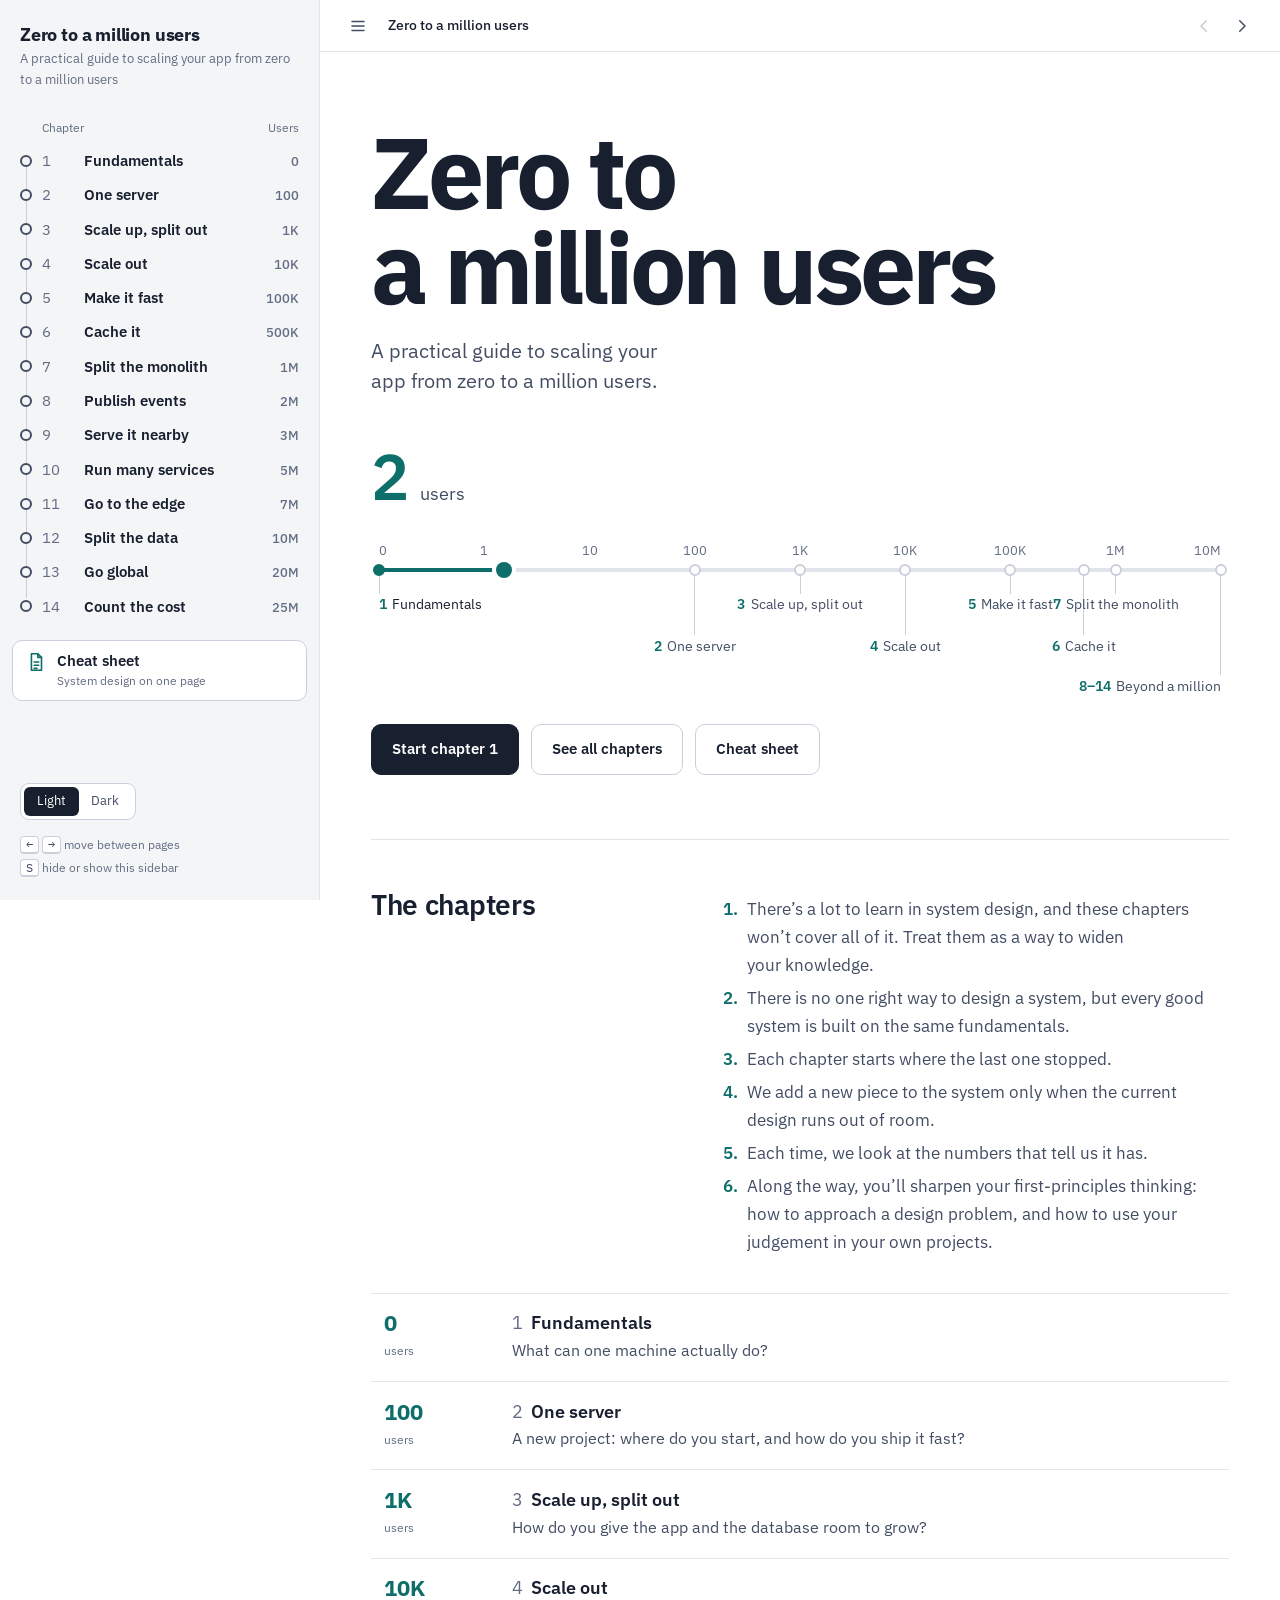
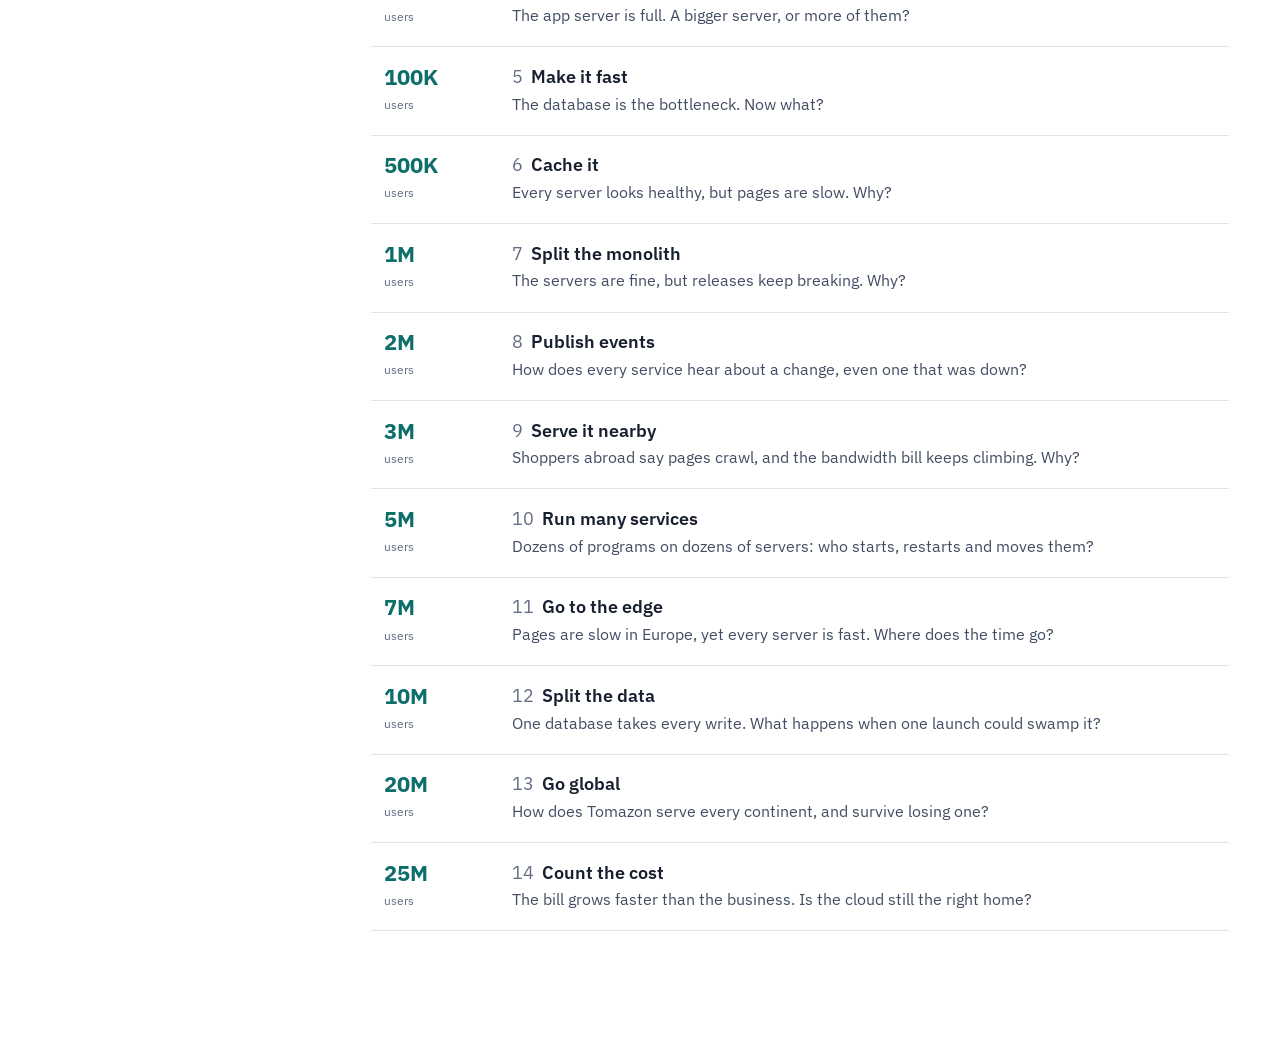
<file: zero-to-million/index.html>
<!doctype html>
<html lang="en">
<head>
<meta charset="utf-8">
<meta name="viewport" content="width=device-width, initial-scale=1, viewport-fit=cover">
<title>Zero to a Million Users</title>
<meta name="description" content="A practical guide to scaling your app from zero to a million users.">
<link rel="icon" href="favicon.svg" type="image/svg+xml">
<script>
  /* Pick the theme before anything paints: the saved choice, else light (it projects better). */
  (function () {
    var t = null;
    try { t = localStorage.getItem('ztm-theme'); } catch (e) {}
    document.documentElement.setAttribute('data-theme', t === 'dark' ? 'dark' : 'light');
  })();
</script>
<script>
  /* Reader analytics with PostHog (see README). Only the published site reports, and only once the
     key is set, so local copies and forks stay silent. The pages are hash routes (#/1/cpu), which
     PostHog's own page views can't tell apart, so app.js sends each page view itself. */
  (function () {
    var key = 'phc_sKjcyJd65czazd6d6V7CEJPjjW8jrtY3dcZkd5RyUhd8';   /* the project's public key (PostHog > Settings > Project) */
    if (!key || location.hostname !== 'sk2111.github.io') return;
    !function(t,e){var o,n,p,r;e.__SV||(window.posthog=e,e._i=[],e.init=function(i,s,a){function g(t,e){var o=e.split(".");2==o.length&&(t=t[o[0]],e=o[1]),t[e]=function(){t.push([e].concat(Array.prototype.slice.call(arguments,0)))}}(p=t.createElement("script")).type="text/javascript",p.crossOrigin="anonymous",p.async=!0,p.src=s.api_host.replace(".i.posthog.com","-assets.i.posthog.com")+"/static/array.js",(r=t.getElementsByTagName("script")[0]).parentNode.insertBefore(p,r);var u=e;for(void 0!==a?u=e[a]=[]:a="posthog",u.people=u.people||[],Object.defineProperty(u,"toString",{configurable:!0,enumerable:!0,writable:!0,value:function(t){var e="posthog";return"posthog"!==a&&(e+="."+a),t||(e+=" (stub)"),e}}),Object.defineProperty(u.people,"toString",{configurable:!0,enumerable:!0,writable:!0,value:function(){return u.toString(1)+".people (stub)"}}),o="init capture register register_once register_for_session unregister unregister_for_session getFeatureFlag getFeatureFlagResult isFeatureEnabled reloadFeatureFlags updateEarlyAccessFeatureEnrollment getEarlyAccessFeatures on onFeatureFlags onSessionId getSurveys getActiveMatchingSurveys renderSurvey canRenderSurvey getNextSurveyStep identify setPersonProperties group resetGroups setPersonPropertiesForFlags resetPersonPropertiesForFlags setGroupPropertiesForFlags resetGroupPropertiesForFlags reset get_distinct_id getGroups get_session_id get_session_replay_url alias set_config startSessionRecording stopSessionRecording sessionRecordingStarted captureException loadToolbar get_property getSessionProperty createPersonProfile opt_in_capturing opt_out_capturing has_opted_in_capturing has_opted_out_capturing clear_opt_in_out_capturing debug".split(" "),n=0;n<o.length;n++)g(u,o[n]);e._i.push([i,s,a])},e.__SV=1)}(document,window.posthog||[]);
    posthog.init(key, {
      api_host: 'https://us.i.posthog.com',   /* https://eu.i.posthog.com for a project in PostHog's EU cloud */
      defaults: '2026-05-30',
      person_profiles: 'always',              /* new and returning readers need a profile for every reader */
      capture_pageview: false,                /* app.js sends page views… */
      capture_pageleave: true,                /* …and the last page still gets its time and scroll when the tab closes */
      disable_capture_url_hashes: false       /* keep #/1/cpu in the URL: later defaults strip it */
    });
    /* Open the site once with ?notrack to stop counting your own visits in that browser; ?track counts them again. */
    if (/[?&]notrack\b/.test(location.search)) posthog.opt_out_capturing();
    else if (/[?&]track\b/.test(location.search)) posthog.opt_in_capturing();
  })();
</script>
<link rel="preconnect" href="https://fonts.googleapis.com">
<link rel="preconnect" href="https://fonts.gstatic.com" crossorigin>
<link rel="stylesheet" href="https://fonts.googleapis.com/css2?family=IBM+Plex+Sans:ital,wght@0,300;0,400;0,500;0,600;0,700;1,400&family=IBM+Plex+Mono:wght@400;500;600&display=swap">
<link rel="stylesheet" href="css/style.css">
</head>
<body>
<div class="shell" id="shell">

  <aside class="side" id="side" aria-label="Chapters">
    <a class="side-brand" href="#/">
      <span class="side-title">Zero to a million users</span>
      <span class="side-sub">A practical guide to scaling your app from zero to a million users</span>
    </a>
    <div class="side-head" aria-hidden="true"><span>Chapter</span><span>Users</span></div>
    <nav class="toc" id="toc"></nav>
    <div class="side-foot">
      <div class="theme" role="group" aria-label="Theme">
        <button type="button" data-theme-set="light" aria-pressed="true">Light</button>
        <button type="button" data-theme-set="dark" aria-pressed="false">Dark</button>
      </div>
      <p class="keys"><kbd>←</kbd> <kbd>→</kbd> move between pages<br><kbd>S</kbd> hide or show this sidebar</p>
    </div>
  </aside>

  <div class="scrim" id="scrim" hidden></div>

  <div class="stage">
    <header class="bar">
      <button type="button" class="icon-btn" id="sideToggle" aria-controls="side" aria-expanded="true" title="Hide or show chapters (S)">
        <svg viewBox="0 0 24 24" aria-hidden="true"><path d="M4 6h16M4 12h16M4 18h16"/></svg>
        <span class="sr">Chapters</span>
      </button>
      <div class="crumb" id="crumb"></div>
      <div class="pager">
        <span class="count" id="count"></span>
        <button type="button" class="icon-btn" id="prevBtn" title="Previous page (←)"><svg viewBox="0 0 24 24" aria-hidden="true"><path d="M15 5l-7 7 7 7"/></svg><span class="sr">Previous page</span></button>
        <button type="button" class="icon-btn" id="nextBtn" title="Next page (→)"><svg viewBox="0 0 24 24" aria-hidden="true"><path d="M9 5l7 7-7 7"/></svg><span class="sr">Next page</span></button>
      </div>
    </header>

    <main class="page" id="page" tabindex="-1"></main>
  </div>
</div>

<div class="tooltip" id="tip" role="tooltip" hidden></div>

<script src="js/chapters.js"></script>
<script src="js/ch1-fundamentals.js"></script>
<script src="js/ch2-one-server.js"></script>
<script src="js/ch3-scale-up.js"></script>
<script src="js/ch4-scale-out.js"></script>
<script src="js/ch5-make-it-fast.js"></script>
<script src="js/ch6-cache-it.js"></script>
<script src="js/ch7-split-the-monolith.js"></script>
<script src="js/ch8-publish-events.js"></script>
<script src="js/ch9-serve-it-nearby.js"></script>
<script src="js/ch10-run-many-services.js"></script>
<script src="js/ch11-go-to-the-edge.js"></script>
<script src="js/ch12-split-the-data.js"></script>
<script src="js/ch13-go-global.js"></script>
<script src="js/ch14-count-the-cost.js"></script>
<script src="js/cheatsheet.js"></script>
<script src="js/widgets.js"></script>
<script src="js/app.js"></script>
</body>
</html>
</file>
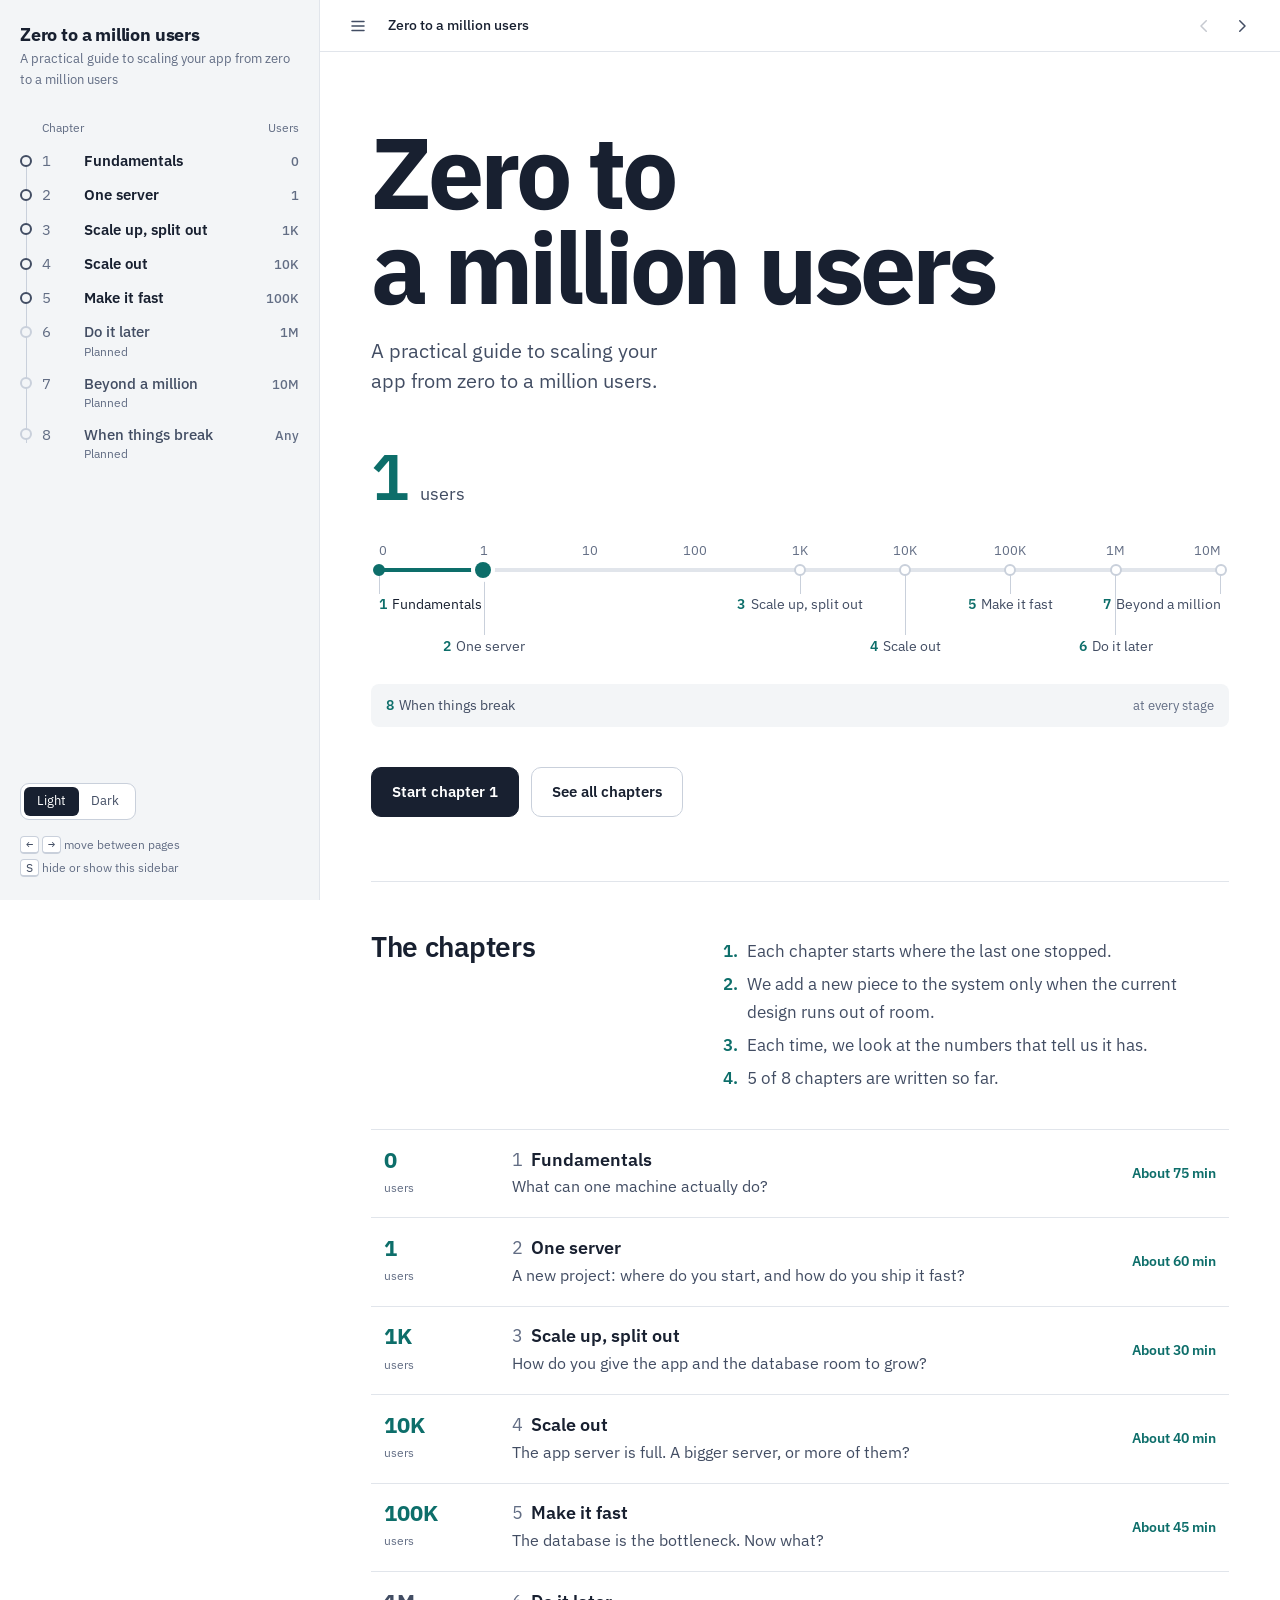
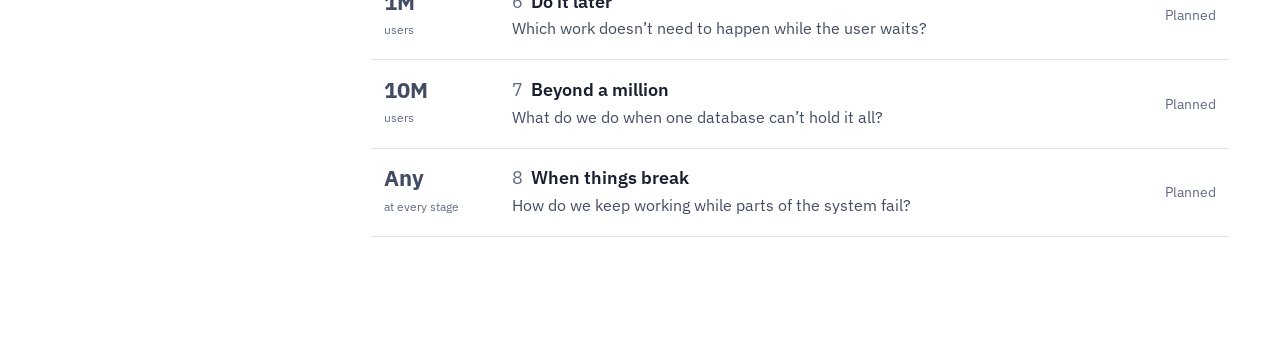
<file: zero-to-millions/index.html>
<!doctype html>
<html lang="en">
<head>
<meta charset="utf-8">
<meta name="viewport" content="width=device-width, initial-scale=1, viewport-fit=cover">
<title>Zero to a Million Users</title>
<meta name="description" content="A practical guide to scaling your app from zero to a million users.">
<script>
  /* Pick the theme before anything paints: the saved choice, else light (it projects better). */
  (function () {
    var t = null;
    try { t = localStorage.getItem('ztm-theme'); } catch (e) {}
    document.documentElement.setAttribute('data-theme', t === 'dark' ? 'dark' : 'light');
  })();
</script>
<link rel="preconnect" href="https://fonts.googleapis.com">
<link rel="preconnect" href="https://fonts.gstatic.com" crossorigin>
<link rel="stylesheet" href="https://fonts.googleapis.com/css2?family=IBM+Plex+Sans:ital,wght@0,300;0,400;0,500;0,600;0,700;1,400&family=IBM+Plex+Mono:wght@400;500;600&display=swap">
<link rel="stylesheet" href="css/style.css">
</head>
<body>
<div class="shell" id="shell">

  <aside class="side" id="side" aria-label="Chapters">
    <a class="side-brand" href="#/">
      <span class="side-title">Zero to a million users</span>
      <span class="side-sub">A practical guide to scaling your app from zero to a million users</span>
    </a>
    <div class="side-head" aria-hidden="true"><span>Chapter</span><span>Users</span></div>
    <nav class="toc" id="toc"></nav>
    <div class="side-foot">
      <div class="theme" role="group" aria-label="Theme">
        <button type="button" data-theme-set="light" aria-pressed="true">Light</button>
        <button type="button" data-theme-set="dark" aria-pressed="false">Dark</button>
      </div>
      <p class="keys"><kbd>←</kbd> <kbd>→</kbd> move between pages<br><kbd>S</kbd> hide or show this sidebar</p>
    </div>
  </aside>

  <div class="scrim" id="scrim" hidden></div>

  <div class="stage">
    <header class="bar">
      <button type="button" class="icon-btn" id="sideToggle" aria-controls="side" aria-expanded="true" title="Hide or show chapters (S)">
        <svg viewBox="0 0 24 24" aria-hidden="true"><path d="M4 6h16M4 12h16M4 18h16"/></svg>
        <span class="sr">Chapters</span>
      </button>
      <div class="crumb" id="crumb"></div>
      <div class="pager">
        <span class="count" id="count"></span>
        <button type="button" class="icon-btn" id="prevBtn" title="Previous page (←)"><svg viewBox="0 0 24 24" aria-hidden="true"><path d="M15 5l-7 7 7 7"/></svg><span class="sr">Previous page</span></button>
        <button type="button" class="icon-btn" id="nextBtn" title="Next page (→)"><svg viewBox="0 0 24 24" aria-hidden="true"><path d="M9 5l7 7-7 7"/></svg><span class="sr">Next page</span></button>
      </div>
    </header>

    <main class="page" id="page" tabindex="-1"></main>
  </div>
</div>

<div class="tooltip" id="tip" role="tooltip" hidden></div>

<script src="js/chapters.js"></script>
<script src="js/ch1-fundamentals.js"></script>
<script src="js/ch2-one-server.js"></script>
<script src="js/ch3-scale-up.js"></script>
<script src="js/ch4-scale-out.js"></script>
<script src="js/ch5-make-it-fast.js"></script>
<script src="js/widgets.js"></script>
<script src="js/app.js"></script>
</body>
</html>
</file>
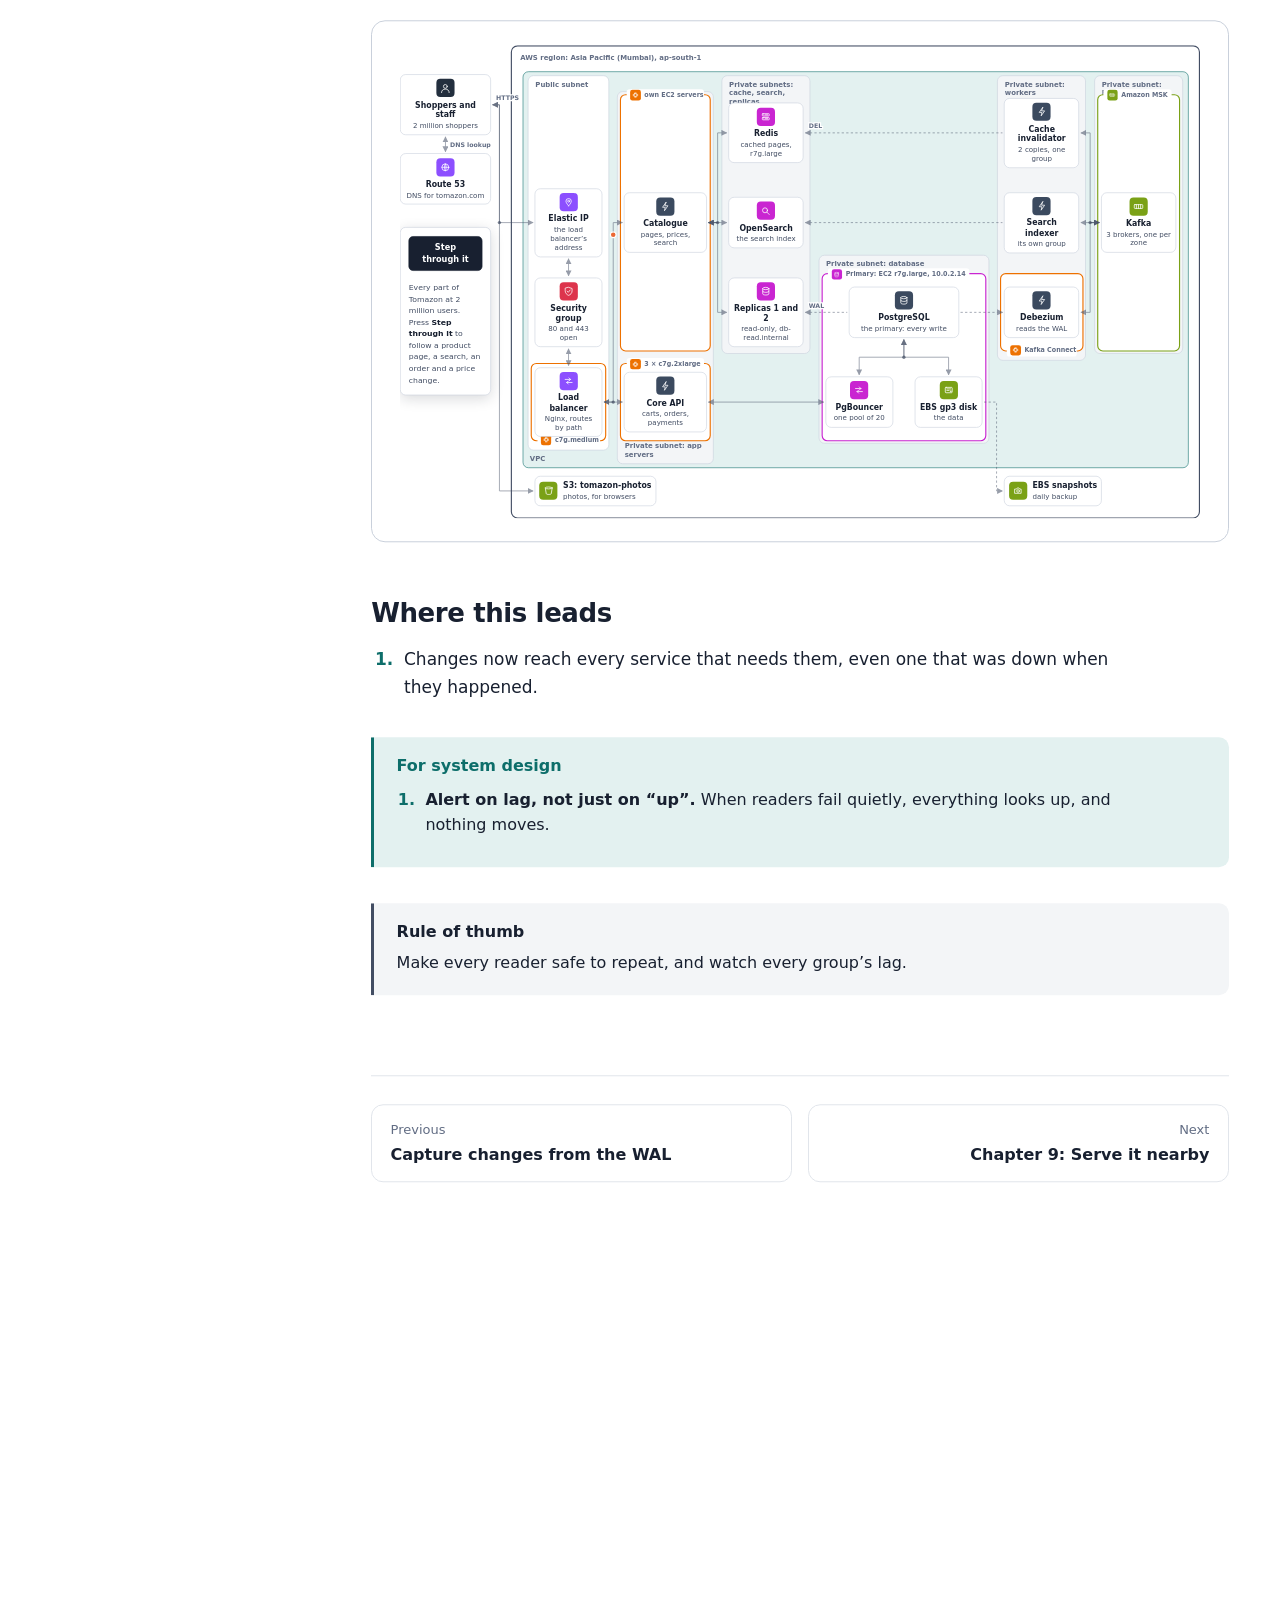
<file: .claude/skills/aws-architecture-diagram/shot/view.html>
<!doctype html>
<html lang="en" data-theme="light">
<head>
<meta charset="utf-8">
<meta name="viewport" content="width=device-width, initial-scale=1">
<title>Diagram check</title>
<!-- Opens the book from this repo at a page, presses a widget's step button, and moves the widget to the
     top of the screen for a headless screenshot. Query: page, w, steps, noside, theme, dy. See shot.ps1. -->
<link rel="stylesheet" href="../../../../zero-to-million/css/style.css">
</head>
<body>
<div class="shell" id="shell">
  <aside class="side" id="side" aria-label="Chapters">
    <a class="side-brand" href="#/"><span class="side-title">Zero to a million users</span></a>
    <div class="side-head" aria-hidden="true"><span>Chapter</span><span>Users</span></div>
    <nav class="toc" id="toc"></nav>
    <div class="side-foot">
      <div class="theme" role="group" aria-label="Theme">
        <button type="button" data-theme-set="light" aria-pressed="true">Light</button>
        <button type="button" data-theme-set="dark" aria-pressed="false">Dark</button>
      </div>
    </div>
  </aside>
  <div class="scrim" id="scrim" hidden></div>
  <div class="stage">
    <header class="bar">
      <button type="button" class="icon-btn" id="sideToggle" aria-controls="side" aria-expanded="true"><span class="sr">Chapters</span></button>
      <div class="crumb" id="crumb"></div>
      <div class="pager"><span class="count" id="count"></span>
        <button type="button" class="icon-btn" id="prevBtn"><span class="sr">Previous page</span></button>
        <button type="button" class="icon-btn" id="nextBtn"><span class="sr">Next page</span></button>
      </div>
    </header>
    <main class="page" id="page" tabindex="-1"></main>
  </div>
</div>
<div class="tooltip" id="tip" role="tooltip" hidden></div>
<script>
  var Q = new URLSearchParams(location.search);
  if (Q.get('theme')) document.documentElement.setAttribute('data-theme', Q.get('theme'));
  /* The headless clock never finishes CSS transitions, so faded parts would look unfaded: switch them off. */
  document.write('<style>*, *::before, *::after { transition: none !important; }</style>');
  location.hash = '#/' + (Q.get('page') || '8/running-kafka');
</script>
<script src="../../../../zero-to-million/js/chapters.js"></script>
<script src="../../../../zero-to-million/js/ch1-fundamentals.js"></script>
<script src="../../../../zero-to-million/js/ch2-one-server.js"></script>
<script src="../../../../zero-to-million/js/ch3-scale-up.js"></script>
<script src="../../../../zero-to-million/js/ch4-scale-out.js"></script>
<script src="../../../../zero-to-million/js/ch5-make-it-fast.js"></script>
<script src="../../../../zero-to-million/js/ch6-cache-it.js"></script>
<script src="../../../../zero-to-million/js/ch7-split-the-monolith.js"></script>
<script src="../../../../zero-to-million/js/ch8-publish-events.js"></script>
<script src="../../../../zero-to-million/js/ch9-serve-it-nearby.js"></script>
<script src="../../../../zero-to-million/js/ch10-run-many-services.js"></script>
<script src="../../../../zero-to-million/js/ch11-go-to-the-edge.js"></script>
<script src="../../../../zero-to-million/js/ch12-split-the-data.js"></script>
<script src="../../../../zero-to-million/js/ch13-go-global.js"></script>
<script src="../../../../zero-to-million/js/ch14-count-the-cost.js"></script>
<script src="../../../../zero-to-million/js/cheatsheet.js"></script>
<script src="../../../../zero-to-million/js/widgets.js"></script>
<script src="../../../../zero-to-million/js/app.js"></script>
<script>
  if (Q.get('noside')) document.getElementById('shell').classList.add('side-hidden');
  /* print=1: apply the @media print rules on screen, to check a printed page (use -W 800 for A4) */
  if (Q.get('print')) {
    var printCss = '';
    [].forEach.call(document.styleSheets, function (s) {
      try { [].forEach.call(s.cssRules, function (r) { if (r.media && /print/.test(r.media.mediaText)) [].forEach.call(r.cssRules, function (x) { printCss += x.cssText + '\n'; }); }); } catch (e) {}
    });
    var ps = document.createElement('style'); ps.textContent = printCss; document.head.appendChild(ps);
  }
  setTimeout(function () {
    /* at=<css selector> moves any element to the top instead of a widget, e.g. at=.cs-rules */
    var w = document.querySelector(Q.get('at') || '[data-widget="' + (Q.get('w') || 'kafka-full') + '"]');
    if (!w) { document.title = 'NO WIDGET'; return; }
    var n = +(Q.get('steps') || 0), b = w.querySelector('[data-next]');
    for (var i = 0; i < n; i++) b.click();
    /* A headless screenshot ignores scrolling, so move the page up until the widget is at the top. */
    var top = w.getBoundingClientRect().top + window.scrollY - (+(Q.get('dy') || 20));
    document.getElementById('shell').style.transform = 'translateY(' + (-top) + 'px)';
    /* measure=1: print the diagram's natural size, each region's height and the fitted scale, top right */
    if (Q.get('measure')) {
      var ar = w.querySelector('.ar2'), inner = w.querySelector('.arch-scroll > div'), m = document.createElement('pre');
      m.style.cssText = 'position:fixed;top:0;right:0;z-index:99;margin:0;padding:6px 10px;background:#ffeb3b;font:12px/1.4 monospace';
      m.textContent = 'ar2 ' + ar.offsetWidth + ' x ' + ar.offsetHeight + '  window ' + innerWidth + ' x ' + innerHeight +
        '\nscale ' + (inner.style.transform || 'none') + '\nregions ' + [].map.call(ar.querySelectorAll('.ar2-region'), function (r) { return r.offsetHeight; }).join(', ');
      document.body.appendChild(m);
    }
  }, 1200);
</script>
</body>
</html>
</file>
<file: zero-to-million/css/style.css>
/* Zero to a million users
   Type: IBM Plex Sans for every word and IBM Plex Mono for every command. It is an
   engineering manual's typeface, and it keeps I, l and 1 apart in text full of I/O.
   Layout: one centred column that text, tables, terminals and diagrams all share, so
   every edge on a page lines up. A section's number hangs in the margin beside its
   title when the screen has room for it, as in a manual.
   Colour: teal marks where you are and what to do; amber marks what runs out.
   Chart colours keep one meaning everywhere: orange = CPU, blue = disk,
   aqua = network and waiting. */

:root, :root[data-theme="light"] {
  --paper: #f3f5f7;      /* sidebar, quiet surfaces */
  --sheet: #ffffff;      /* the reading surface */
  --ink: #182030;
  --ink-2: #424d63;
  --muted: #626d84;
  --rule: #e1e5eb;
  --rule-2: #c9d0db;
  --code-bg: #eef1f5;
  --accent: #0d6e6a;
  --accent-soft: #e3f1f0;
  --amber: #9a5600;
  --bad: #b42b2b;
  --amber-soft: #fbf1e2;
  --amber-mark: #d4870a;   /* amber as a mark (dots), not as text */
  --hl: #ffe7a8;           /* highlighter behind linked code */
  --tip: #3d55c9;
  --tip-soft: #eef1fc;
  --chip-ink: #ffffff;     /* text on a filled teal or indigo chip */
  --b-db-ink: #ffffff;
  /* pipeline stages: one blue ramp, light to dark, because the stages are in order */
  --st0: #86b6ef; --st1: #3987e5; --st2: #1c5cab; --st3: #0d366b;
  --st-t0: #0f1522; --st-t1: #0f1522; --st-t2: #ffffff; --st-t3: #ffffff;
  --c-cpu: #eb6834;
  --c-disk: #2975d2;
  --c-net: #1baf7a;
  --on-fill: #0f1522;
  --term-bg: #141c2b;
  --term-ink: #dbe3f0;
  --term-out: #aab6cc;
  --term-dim: #8592ab;
  --term-prompt: #6fd3b0;
  --scrim: rgba(12, 17, 26, 0.42);
  --shadow: rgba(18, 26, 40, 0.16);
  color-scheme: light;
}
:root[data-theme="dark"] {
  --paper: #0d121b;
  --sheet: #131a26;
  --ink: #e9edf4;
  --ink-2: #b8c1d3;
  --muted: #8b96ad;
  --rule: #222c3f;
  --rule-2: #34415b;
  --code-bg: #1c2535;
  --accent: #4fc7bd;
  --accent-soft: #15302f;
  --amber: #f0a742;
  --bad: #ef7676;
  --amber-soft: #2a2113;
  --amber-mark: #f0a742;
  --hl: #4d3d14;
  --tip: #9aabff;
  --tip-soft: #1b2142;
  --chip-ink: #0b1018;
  --b-db-ink: #0b1018;
  --st0: #9ec5f4; --st1: #5598e7; --st2: #2a78d6; --st3: #184f95;
  --st-t0: #0b1018; --st-t1: #0b1018; --st-t2: #ffffff; --st-t3: #ffffff;
  --c-cpu: #d95926;
  --c-disk: #3987e5;
  --c-net: #199e70;
  --on-fill: #0b1018;
  --term-bg: #0a0f17;
  --scrim: rgba(0, 0, 0, 0.55);
  --shadow: rgba(0, 0, 0, 0.5);
  color-scheme: dark;
}

/* Type and layout tokens, the same in both themes. The scale is built on a 17px
   reading size; each step up is about a quarter larger than the one before. */
:root {
  --sans: "IBM Plex Sans", "Segoe UI", system-ui, -apple-system, sans-serif;
  --mono: "IBM Plex Mono", "Cascadia Mono", ui-monospace, Consolas, monospace;

  --fs-xs: 0.8125rem;     /* 13: labels, counts */
  --fs-sm: 0.875rem;      /* 14: captions, sidebar, top bar */
  --fs-md: 0.9375rem;     /* 15: tables, terminal notes */
  --fs-ui: 1rem;          /* 16: widgets and callouts */
  --fs-body: 1.0625rem;   /* 17: reading text */
  --fs-lede: 1.125rem;    /* 18: a page's opening points */
  --fs-h3: 1.1875rem;     /* 19 */
  --fs-sub: 1.25rem;      /* 20: the line under a page title */
  --fs-h2: 1.625rem;      /* 26 */
  --fs-h1: 2.5rem;        /* 40 */

  --column: 60rem;        /* one width for text, tables, terminals and diagrams */
  --side-w: 20rem;
  --bar-h: 3.25rem;
  --toc-dot: 12px;        /* sidebar: the dot on the rail, and the gap after it */
  --toc-gap: 0.625rem;
  --toc-num: 2rem;
}

/* ---------- base ---------- */

*, *::before, *::after { box-sizing: border-box; }
html { font-size: 100%; -webkit-text-size-adjust: 100%; }
@media (min-width: 100em) { html { font-size: 106.25%; } }   /* 17px on very wide screens and projectors */
body {
  margin: 0;
  background: var(--sheet);
  color: var(--ink);
  font-family: var(--sans);
  font-size: 1rem;
  line-height: 1.6;
  -webkit-font-smoothing: antialiased;
  text-rendering: optimizeLegibility;
}
button, input { font: inherit; color: inherit; }
button { cursor: pointer; }
a { color: var(--accent); text-underline-offset: 0.2em; text-decoration-thickness: 1px; }
:focus-visible { outline: 2px solid var(--accent); outline-offset: 2px; border-radius: 4px; }
code { font-family: var(--mono); font-size: 0.875em; background: var(--code-bg); padding: 0.1em 0.35em; border-radius: 4px; }
strong, b { font-weight: 600; }
h1, h2, h3, h4 { color: var(--ink); text-wrap: balance; }
p, li, dd { text-wrap: pretty; }
.sr { position: absolute; width: 1px; height: 1px; overflow: hidden; clip: rect(0 0 0 0); white-space: nowrap; }

/* ---------- shell ---------- */

.shell { display: grid; grid-template-columns: var(--side-w) minmax(0, 1fr); min-height: 100vh; }
.shell.side-hidden { grid-template-columns: minmax(0, 1fr); }
.shell.side-hidden .side { display: none; }
.stage { min-width: 0; }

/* ---------- sidebar ---------- */

.side {
  position: sticky; top: 0; height: 100vh; overflow-y: auto;
  display: flex; flex-direction: column;
  padding: 1.5rem 0.75rem 1.25rem;
  background: var(--paper);
  border-right: 1px solid var(--rule);
}
.side-brand { display: block; padding: 0 0.5rem; margin-bottom: 1.75rem; color: var(--ink); text-decoration: none; }
.side-title { display: block; font-size: 1.125rem; font-weight: 700; letter-spacing: -0.01em; line-height: 1.2; }
.side-sub { display: block; margin-top: 0.2rem; font-size: var(--fs-xs); color: var(--muted); }

/* Chapters read like a book's contents: number, title, and the number of users
   where the page number would be. The rail joins the chapters in order. */
.side-head {
  display: flex; justify-content: space-between;
  padding: 0 0.5rem 0.4rem calc(0.5rem + var(--toc-dot) + var(--toc-gap));
  font-size: 0.75rem; color: var(--muted);
}
.toc-list { position: relative; list-style: none; margin: 0; padding: 0; }
.toc-list::before {
  content: ""; position: absolute; top: 1.2rem; bottom: 1.6rem;
  left: calc(0.5rem + var(--toc-dot) / 2 - 0.5px); width: 1px; background: var(--rule-2);
}
.toc-ch > a {
  display: grid; grid-template-columns: var(--toc-dot) var(--toc-num) minmax(0, 1fr) auto;
  column-gap: var(--toc-gap); align-items: baseline;
  padding: 0.45rem 0.5rem; border-radius: 8px;
  font-size: 0.9375rem; line-height: 1.3; color: var(--ink); text-decoration: none;
}
.toc-ch > a:hover, .toc-ch > a[aria-current] { background: var(--sheet); }
.toc-dot {
  position: relative; z-index: 1; align-self: start; margin-top: calc(0.65em - var(--toc-dot) / 2);
  width: var(--toc-dot); height: var(--toc-dot); border-radius: 50%;
  border: 2px solid var(--ink-2); background: var(--paper);
}
.toc-ch.planned .toc-dot { border-color: var(--rule-2); }
.toc-ch.active .toc-dot { background: var(--accent); border-color: var(--accent); box-shadow: 0 0 0 3px var(--accent-soft); }
.toc-n { color: var(--muted); font-variant-numeric: tabular-nums; }
.toc-name { font-weight: 600; }
.toc-name small { display: block; margin-top: 0.1rem; font-size: 0.75rem; font-weight: 400; color: var(--muted); }
.toc-ch.planned .toc-name { font-weight: 500; color: var(--ink-2); }
.toc-users { font-size: var(--fs-xs); font-weight: 500; color: var(--muted); font-variant-numeric: tabular-nums; }
.toc-ch.active .toc-users { color: var(--accent); }

/* A chapter's pages sit to the right of the rail, numbers under chapter numbers. */
.toc-secs { list-style: none; margin: 0.15rem 0 0.75rem; padding: 0; }
.toc-secs a {
  display: grid; grid-template-columns: var(--toc-num) minmax(0, 1fr); column-gap: var(--toc-gap); align-items: baseline;
  margin-left: calc(0.5rem + var(--toc-dot));     /* the highlight starts just right of the rail */
  padding: 0.3rem 0.5rem 0.3rem var(--toc-gap);
  border-radius: 6px; font-size: var(--fs-sm); line-height: 1.35; color: var(--ink-2); text-decoration: none;
}
.toc-secs a:hover { background: var(--sheet); color: var(--ink); }
.toc-secs .toc-n { font-size: var(--fs-xs); }
.toc-secs a[aria-current] { background: var(--accent-soft); color: var(--ink); font-weight: 600; }
.toc-secs a[aria-current] .toc-n { color: var(--accent); }
.toc-group {
  padding: 0.85rem 0.5rem 0.2rem calc(0.5rem + var(--toc-dot) + var(--toc-gap));
  font-size: 0.75rem; font-weight: 600; color: var(--muted);
}
.toc-group:first-child { padding-top: 0.3rem; }

/* The cheat sheet, after the chapters: a card of its own under the rail. */
.toc-cheat {
  display: grid; grid-template-columns: 1.375rem minmax(0, 1fr); column-gap: 0.625rem; align-items: start;
  margin: 1rem 0 0; padding: 0.65rem 0.75rem 0.7rem; border: 1px solid var(--rule-2); border-radius: 10px;
  background: var(--sheet); color: var(--ink); text-decoration: none;
  font-size: 0.9375rem; font-weight: 600; line-height: 1.3;
}
.toc-cheat svg { width: 1.375rem; height: 1.375rem; fill: none; stroke: var(--accent); stroke-width: 1.75; stroke-linecap: round; stroke-linejoin: round; }
.toc-cheat small { display: block; margin-top: 0.15rem; font-size: 0.75rem; font-weight: 400; color: var(--muted); }
.toc-cheat:hover { border-color: var(--accent); }
.toc-cheat[aria-current] { border-color: var(--accent); background: var(--accent-soft); }

.side-foot { margin-top: auto; padding: 1.75rem 0.5rem 0; }
.theme { display: inline-flex; padding: 3px; border: 1px solid var(--rule-2); border-radius: 9px; background: var(--sheet); }
.theme button { padding: 0.25rem 0.8rem; border: 0; border-radius: 6px; background: transparent; font-size: var(--fs-xs); color: var(--ink-2); }
.theme button[aria-pressed="true"] { background: var(--ink); color: var(--sheet); }
.keys { margin: 0.9rem 0 0; font-size: 0.75rem; line-height: 1.9; color: var(--muted); }
kbd {
  font-family: var(--mono); font-size: 0.72rem; padding: 0 0.32rem;
  border: 1px solid var(--rule-2); border-bottom-width: 2px; border-radius: 4px;
  background: var(--sheet); color: var(--ink-2);
}

/* ---------- top bar ---------- */

.bar {
  position: sticky; top: 0; z-index: 10;
  display: flex; align-items: center; gap: 0.75rem;
  height: var(--bar-h); padding: 0 clamp(0.75rem, 2vw, 1.25rem);
  background: color-mix(in srgb, var(--sheet) 90%, transparent);
  -webkit-backdrop-filter: blur(10px); backdrop-filter: blur(10px);
  border-bottom: 1px solid var(--rule);
}
.icon-btn {
  display: grid; place-items: center; width: 2.25rem; height: 2.25rem; flex: none;
  border: 0; border-radius: 8px; background: transparent; color: var(--ink-2);
}
.icon-btn:hover:not(:disabled) { background: var(--paper); color: var(--ink); }
.icon-btn:disabled { opacity: 0.3; cursor: default; }
.icon-btn svg { width: 1.125rem; height: 1.125rem; fill: none; stroke: currentColor; stroke-width: 2; stroke-linecap: round; stroke-linejoin: round; }
.crumb { flex: 1; min-width: 0; display: flex; align-items: baseline; gap: 0.5rem; font-size: var(--fs-sm); white-space: nowrap; }
.crumb a, .crumb span { flex: none; color: var(--muted); text-decoration: none; }
.crumb a:hover { color: var(--accent); }
.crumb .sep { color: var(--rule-2); }
.crumb b { min-width: 0; overflow: hidden; text-overflow: ellipsis; font-weight: 500; color: var(--ink); }
.pager { display: flex; align-items: center; gap: 0.125rem; }
.count { margin-right: 0.5rem; font-size: var(--fs-xs); color: var(--muted); font-variant-numeric: tabular-nums; white-space: nowrap; }

/* ---------- page: one centred column for text and diagrams alike ---------- */

.page {
  container: page / inline-size;
  padding: 3.5rem clamp(1.25rem, 4vw, 3.5rem) 6rem;
  font-size: var(--fs-body); line-height: 1.65; outline: none;
}
.page-inner { max-width: var(--column); margin-inline: auto; }
.page .page-inner > * { max-width: none; margin-inline: 0; }   /* every block takes the full column, so the edges line up */

.page-inner > p { margin-block: 1rem; }
.page h2 { margin-block: 3.5rem 0.875rem; font-size: var(--fs-h2); font-weight: 600; line-height: 1.2; letter-spacing: -0.015em; }
.page h3 { margin-block: 0 0.5rem; font-size: var(--fs-h3); font-weight: 600; line-height: 1.35; }
.page-inner > h3.read-head { margin-block: 2.25rem 0.375rem; }

/* A page's own header. The number hangs in the margin when there is room for it. */
.sec-head { position: relative; margin-bottom: 2.75rem; }
.sec-kicker { display: flex; align-items: baseline; gap: 0.625rem; margin: 0 0 0.625rem; font-size: var(--fs-sm); line-height: 1.3; }
.sec-num { font-weight: 600; color: var(--accent); font-variant-numeric: tabular-nums; }
.sec-group { color: var(--muted); }
.sec-head h1 { margin: 0; font-size: var(--fs-h1); font-weight: 600; line-height: 1.12; letter-spacing: -0.022em; }
.sec-sub { margin: 0.875rem 0 0; max-width: 40rem; font-size: var(--fs-sub); line-height: 1.5; color: var(--ink-2); text-wrap: balance; }
@container page (min-width: 74rem) {   /* the column plus room for the number on both sides */
  .sec-kicker {
    position: absolute; top: 0; right: calc(100% + 1.75rem);
    flex-direction: column; align-items: flex-end; gap: 0.3rem; margin: 0; white-space: nowrap;
  }
  .sec-num { font-size: var(--fs-h1); line-height: 1.12; font-weight: 300; letter-spacing: -0.02em; }
}

.lede { font-size: var(--fs-lede); line-height: 1.6; }
.page-inner > p.lede { margin-block: 0 2.25rem; }
.caption { font-size: var(--fs-sm); line-height: 1.5; color: var(--muted); }
.page-inner > p.caption { margin-top: -0.25rem; }

/* Numbered points: the default way text is written on every page. Native
   markers, so a list that continues after a widget can use start="…". */
ol.points { margin-block: 1rem; padding-left: 1.75rem; }
ol.points > li { margin-block: 0.5rem; padding-left: 0.3rem; }
ol.points > li::marker { color: var(--accent); font-weight: 600; font-variant-numeric: tabular-nums; }
.page-inner > ol.lede { margin-block: 0 2.25rem; }
ol.points.lede > li { margin-block: 0.45rem; }
.note ol.points { margin: 0; padding-left: 1.5rem; }
.note p + ol.points { margin-top: 0.5rem; }
.note.rule ol.points > li::marker { color: var(--ink-2); }
.split ol.points { margin: 0; padding-left: 1.5rem; color: var(--ink-2); }
.split ol.points > li { margin: 0.4rem 0; }

ul.plain { padding-left: 1.2rem; }
ul.plain li { margin: 0.75rem 0; padding-left: 0.2rem; }
ul.plain li::marker { color: var(--accent); }

ol.steps { list-style: none; padding: 0; counter-reset: step; }
ol.steps li { position: relative; margin: 0.9rem 0; padding-left: 2.6rem; counter-increment: step; }
ol.steps li::before {
  content: counter(step); position: absolute; left: 0; top: 0.1em;
  width: 1.75rem; height: 1.75rem; display: grid; place-items: center;
  border: 1.5px solid var(--accent); border-radius: 50%;
  font-size: var(--fs-sm); font-weight: 600; color: var(--accent); line-height: 1;
}
.uses { display: inline-block; margin-left: 0.35rem; padding: 0 0.45rem; border-radius: 5px; background: var(--paper); border: 1px solid var(--rule); font-size: 0.75rem; font-weight: 600; color: var(--ink-2); white-space: nowrap; }

.figures { display: grid; grid-template-columns: repeat(auto-fit, minmax(13rem, 1fr)); gap: 1.5rem 2.25rem; margin-block: 2.5rem; }
.fig { padding-top: 0.9rem; border-top: 1px solid var(--rule-2); }
.fig b { display: block; margin-bottom: 0.35rem; font-size: 1.75rem; font-weight: 600; line-height: 1.1; letter-spacing: -0.015em; }
.fig small { display: block; margin-bottom: 0.25rem; font-size: var(--fs-sm); font-weight: 600; color: var(--accent); }
.fig span { display: block; font-size: var(--fs-md); color: var(--ink-2); }

.split { display: grid; grid-template-columns: 1fr 1fr; gap: 2.5rem; margin-block: 2.25rem; }
.split > div + div { padding-left: 2.5rem; border-left: 1px solid var(--rule); }
.split p { margin: 0; color: var(--ink-2); }

dl.terms { margin-block: 2rem; }
dl.terms > div { display: grid; grid-template-columns: 9rem 1fr; gap: 1.25rem; padding: 0.9rem 0; border-top: 1px solid var(--rule); }
dl.terms > div:last-child { border-bottom: 1px solid var(--rule); }
dl.terms dt { font-weight: 600; }
dl.terms dd { margin: 0; color: var(--ink-2); }

/* ---------- callouts ---------- */

.note { margin-block: 2.25rem; padding: 1.15rem 1.4rem 1.2rem; border-left: 3px solid; border-radius: 0 10px 10px 0; font-size: var(--fs-ui); line-height: 1.6; }
.page .note h2, .page .note h3 { margin: 0 0 0.45rem; font-size: var(--fs-ui); font-weight: 600; letter-spacing: 0; }
.note p { margin: 0; }
.note ul { margin: 0; padding-left: 1.1rem; }
.note li { margin: 0.5rem 0; }
.note.design { border-color: var(--accent); background: var(--accent-soft); }
.note.design h3 { color: var(--accent); }
.note.design li::marker { color: var(--accent); }
.note.design li { margin: 0.6rem 0; }
.note.rule { border-color: var(--ink-2); background: var(--paper); }
.note.rule h3 { color: var(--ink); }
.note.tip { border-color: var(--tip); background: var(--tip-soft); }
.note.tip h3 { color: var(--tip); }
.note.tip li::marker { color: var(--tip); }
.note.tip .compile { margin: 1.1rem 0; }
.note.tip .cp-panel:not(.cp-dark) { background: var(--sheet); }
.note.tip .table-wrap { margin: 1rem 0; }
.note.tip table.data td, .note.tip table.data th { background: transparent; }
.note.tip ol.points + .compile, .note.tip .table-wrap + ol.points { margin-top: 1rem; }
.note.runs-out, .note.important { border-color: var(--amber); background: var(--amber-soft); }
.note.runs-out h3, .note.important h2, .note.important h3 { color: var(--amber); }
.note.runs-out li::marker, .note.important li::marker { color: var(--amber); }

/* ---------- tables ---------- */

.table-wrap { overflow-x: auto; margin-block: 1.75rem; }
table.data { width: 100%; border-collapse: collapse; font-size: var(--fs-md); line-height: 1.5; }
table.data th { padding: 0.55rem 1rem 0.55rem 0; border-bottom: 1px solid var(--rule-2); text-align: left; vertical-align: bottom; font-size: var(--fs-xs); font-weight: 600; color: var(--muted); }
table.data td { padding: 0.75rem 1rem 0.75rem 0; border-bottom: 1px solid var(--rule); vertical-align: top; color: var(--ink-2); }
table.data td:first-child { font-weight: 600; color: var(--ink); }
table.data th:first-child, table.data td:first-child { padding-left: 0.75rem; }
table.data th:last-child, table.data td:last-child { padding-right: 0.75rem; }
table.data .num { text-align: right; white-space: nowrap; font-variant-numeric: tabular-nums; }
table.data tr.hl td { background: var(--amber-soft); }
table.data tr.hl td:first-child { box-shadow: inset 3px 0 0 var(--amber); }
table.use code { white-space: nowrap; }
table.cols tr.group td { padding-top: 1.1rem; background: var(--paper); font-weight: 600; color: var(--ink); }
table.cols tr.group td code { font-size: 0.9em; }
table.cols td:first-child code { white-space: nowrap; }

/* ---------- terminal ---------- */

.term { position: relative; margin-block: 2.25rem; padding: 1.1rem 1.4rem 1.25rem; border-radius: 12px; background: var(--term-bg); color: var(--term-ink); }
.term figcaption { margin-bottom: 0.75rem; font-size: var(--fs-xs); color: var(--term-dim); }
.term pre { margin: 0; overflow-x: auto; font-family: var(--mono); font-size: 0.84rem; line-height: 1.7; }
.term .p { color: var(--term-prompt); }
.term .o { color: var(--term-out); }
.term .c { color: var(--term-dim); }
.term .wrap { white-space: pre-wrap; overflow-wrap: anywhere; }   /* one long log line that may wrap */
.term-note { margin: 1rem 0 0; padding-top: 0.9rem; border-top: 1px solid rgba(255, 255, 255, 0.1); font-size: var(--fs-md); line-height: 1.6; }
ol.term-note { padding-left: 1.5rem; }
ol.term-note > li { margin: 0.35rem 0; }
ol.term-note > li::marker { color: var(--term-prompt); }
.term-note code { background: rgba(255, 255, 255, 0.09); color: #fff; }
.copy {
  position: absolute; top: 0.75rem; right: 0.85rem; padding: 0.15rem 0.6rem;
  border: 1px solid rgba(255, 255, 255, 0.18); border-radius: 6px;
  background: transparent; font-size: 0.75rem; color: var(--term-dim);
}
.copy:hover { color: #fff; border-color: rgba(255, 255, 255, 0.4); }

/* ---------- 1.1: one line of Python down to machine instructions ---------- */

.compile { display: grid; grid-template-columns: 1fr auto 1fr; gap: 0.9rem; margin: 1.6rem 0 0.8rem; max-width: 56rem; }
.cp-panel { min-width: 0; padding: 0.9rem 1.1rem 1rem; border: 1px solid var(--rule-2); border-radius: 12px; background: var(--paper); }
.cp-dark { border: 0; border-left: 3px solid var(--c-cpu); background: var(--term-bg); color: var(--term-ink); }
.cp-wide { grid-column: 1 / -1; }
.cp-head { display: flex; flex-wrap: wrap; justify-content: space-between; align-items: baseline; gap: 0.2rem 1rem; margin: 0 0 0.6rem; font-size: 0.9rem; }
.cp-head span { font-size: 0.82rem; color: var(--muted); }
.cp-dark .cp-head span { color: var(--term-dim); }
.cp-dark .cp-head code { background: rgba(255, 255, 255, 0.09); color: #fff; }
.cp-code { margin: 0; overflow-x: auto; font-family: var(--mono); font-size: 0.86rem; line-height: 1.7; }
.cp-dim { color: var(--muted); }
.cp-dark .cp-dim { color: var(--term-dim); }
.cp-arrow { display: grid; place-items: center; color: var(--muted); }
.cp-arrow svg { width: 1.6rem; height: 1.6rem; fill: none; stroke: currentColor; stroke-width: 2; stroke-linecap: round; stroke-linejoin: round; }
.compile [data-k] { padding: 0 0.12em; border-radius: 3px; transition: background-color 0.15s; }
.compile [data-k="mul"] { box-shadow: inset 0 -2px 0 var(--c-cpu); }   /* the step expanded in panel 3 */
.compile:has([data-k="load"]:is(:hover, :focus)) [data-k="load"],
.compile:has([data-k="const"]:is(:hover, :focus)) [data-k="const"],
.compile:has([data-k="mul"]:is(:hover, :focus)) [data-k="mul"],
.compile:has([data-k="ret"]:is(:hover, :focus)) [data-k="ret"] { background: var(--hl); }

/* ---------- 1.1: the clock and the pipeline ---------- */

.pl-controls { display: flex; flex-wrap: wrap; align-items: center; gap: 0.8rem 1.4rem; margin-bottom: 0.9rem; }
.pl-controls .w-field { flex: 1 1 16rem; max-width: 26rem; }
.btn-sm { min-width: 5.5rem; padding: 0.45rem 1rem; border: 1px solid var(--ink); border-radius: 8px; background: var(--ink); color: var(--sheet); font-size: 0.9rem; font-weight: 600; }
.btn-sm:hover { background: var(--accent); border-color: var(--accent); }
.sw.st0 { background: var(--st0); } .sw.st1 { background: var(--st1); } .sw.st2 { background: var(--st2); } .sw.st3 { background: var(--st3); }
.pl-grid { display: grid; grid-template-columns: 9.5rem repeat(var(--ticks), minmax(0, 1fr)); gap: 4px; margin-top: 0.4rem; }
.pl-lab { display: flex; align-items: center; gap: 0.45rem; font-size: 0.88rem; line-height: 1.2; }
.pl-lab b { color: var(--accent); }
.pl-head { padding: 0.15rem 0; border-radius: 4px; text-align: center; font-size: 0.76rem; color: var(--muted); }
.pl-head.now { background: var(--ink); color: var(--sheet); font-weight: 600; }
.pl-clock { display: flex; align-items: center; height: 1.8rem; color: var(--accent); }
.pl-clock.future { color: var(--rule-2); }
.pl-clock svg { width: 100%; height: 100%; fill: none; stroke: currentColor; stroke-width: 2; stroke-linejoin: round; }
.pl-clock path { vector-effect: non-scaling-stroke; }
.pl-clock.now svg { stroke-width: 3.5; }
.pl-cell { display: grid; place-items: center; height: 2.1rem; border-radius: 4px; font-size: 0.78rem; font-weight: 600; transition: background-color 0.2s, color 0.2s; }
.pl-cell.s0 { background: var(--st0); color: var(--st-t0); }
.pl-cell.s1 { background: var(--st1); color: var(--st-t1); }
.pl-cell.s2 { background: var(--st2); color: var(--st-t2); }
.pl-cell.s3 { background: var(--st3); color: var(--st-t3); }
.pl-cell.future { background: transparent; color: transparent; box-shadow: inset 0 0 0 1px var(--rule); }
.pl-cell.now { box-shadow: 0 0 0 2px var(--sheet), 0 0 0 4px var(--accent); }
.pl-cell .s { display: none; }
.pl-empty { height: 2.1rem; }

/* ---------- 1.2: processes, threads and turns on a core ---------- */

.pt-procs { display: grid; grid-template-columns: 3fr auto 2fr; gap: 0.7rem; }
.pa { --pc: var(--accent); --pc-soft: var(--accent-soft); }
.pb { --pc: var(--tip); --pc-soft: var(--tip-soft); }
.pt-proc { display: flex; flex-direction: column; gap: 0.55rem; padding: 0.9rem 1rem 1rem; border: 2px solid var(--pc); border-radius: 12px; background: var(--pc-soft); }
.pt-title { display: flex; flex-wrap: wrap; align-items: baseline; gap: 0.2rem 0.6rem; margin: 0; }
.pt-title b { color: var(--pc); font-size: 1.05rem; }
.pt-title span { font-size: 0.85rem; color: var(--ink-2); }
.pt-mem { padding: 0.45rem 0.7rem; border: 1px solid var(--rule-2); border-radius: 8px; background: var(--sheet); font-size: 0.84rem; line-height: 1.35; }
.pt-mem b { display: block; }
.pt-mem span { color: var(--ink-2); }
.pt-threads { display: grid; grid-template-columns: repeat(auto-fit, minmax(7.5rem, 1fr)); gap: 0.5rem; }
.pt-thread { display: flex; flex-direction: column; gap: 0.1rem; padding: 0.5rem 0.6rem; border-left: 4px solid var(--pc); border-radius: 8px; background: var(--sheet); font-size: 0.82rem; line-height: 1.3; transition: box-shadow 0.2s, opacity 0.2s; }
.pt-thread b { font-size: 0.9rem; }
.pt-job { color: var(--ink-2); }
.pt-own { font-size: 0.74rem; color: var(--muted); }
.pt-state { display: flex; align-items: center; gap: 0.35rem; margin-top: 0.35rem; font-size: 0.76rem; font-weight: 600; }
.pt-state::before { content: ""; flex: none; width: 0.6rem; height: 0.6rem; border-radius: 50%; background: var(--rule-2); }
.pt-thread.running { box-shadow: 0 0 0 2px var(--pc); }
.pt-thread.running .pt-state::before { background: var(--pc); }
.pt-thread.ready .pt-state::before { background: var(--amber-mark); }
.pt-thread.sleeping { border-left-style: dashed; background: var(--paper); }   /* idle, but its text stays readable */
.pt-note { margin: 0; font-size: 0.8rem; font-weight: 600; color: var(--pc); }
.pt-wall { display: flex; justify-content: center; width: 1.6rem; background: linear-gradient(var(--ink-2), var(--ink-2)) center / 3px 100% no-repeat; }
.pt-wall span { padding: 0.4rem 0; background: var(--sheet); writing-mode: vertical-rl; transform: rotate(180deg); font-size: 0.74rem; font-weight: 600; color: var(--ink-2); white-space: nowrap; align-self: center; }
.pt-kernel { display: flex; flex-wrap: wrap; gap: 0.2rem 0.7rem; margin: 0.8rem 0 0.6rem; padding: 0.55rem 0.9rem; border-radius: 8px; background: var(--ink); color: var(--sheet); font-size: 0.86rem; }
.pt-hw { display: grid; grid-template-columns: auto 1fr; gap: 0.6rem; }
.pt-cores { display: flex; gap: 0.6rem; }
.pt-core, .pt-queue { padding: 0.45rem 0.7rem 0.6rem; border-radius: 10px; }
.pt-core { width: 8rem; border: 2px solid var(--ink-2); background: var(--paper); }
.pt-queue { border: 1px solid var(--rule-2); }
.pt-core small, .pt-queue small { display: block; margin-bottom: 0.35rem; font-size: 0.74rem; color: var(--muted); }
.pt-slot { display: flex; flex-wrap: wrap; gap: 0.4rem; min-height: 1.9rem; }
.pt-chip { display: inline-grid; place-items: center; min-width: 2.6rem; padding: 0.25rem 0.5rem; border-radius: 6px; background: var(--pc); color: var(--chip-ink); font-size: 0.85rem; font-weight: 700; }
.pt-controls { display: flex; flex-wrap: wrap; align-items: center; gap: 0.6rem 1rem; margin-top: 1rem; }
.pt-count { font-size: 0.86rem; color: var(--muted); }

/* ---------- 1.3: reading the CPU line, three example servers ---------- */

.cpu-line { display: grid; grid-template-columns: repeat(5, 1fr); gap: 6px; max-width: 50rem; margin: 1rem 0 0.6rem; }
.cpu-line div { padding: 0.6rem 0.75rem; border: 1px solid var(--rule); border-radius: 8px; background: var(--paper); }
.cpu-line code { display: block; padding: 0; background: none; font-size: 1rem; font-weight: 600; color: var(--ink); }
.cpu-line span { display: block; margin-top: 0.2rem; font-size: 0.84rem; line-height: 1.3; color: var(--ink-2); }
.sw.idle { background: var(--rule-2); }
.cases { display: grid; grid-template-columns: repeat(3, minmax(0, 1fr)); gap: 0.9rem; margin: 0.4rem 0 1.2rem; }
.case { display: flex; flex-direction: column; gap: 0.7rem; padding: 1rem 1.1rem 1.1rem; border: 1px solid var(--rule-2); border-radius: 12px; }
.page .case h4 { margin: 0; font-size: 1.02rem; }
.cnums { display: grid; grid-template-columns: repeat(4, 1fr); gap: 4px; }
.cnums span { display: flex; flex-direction: column; align-items: center; padding: 0.35rem 0.2rem 0.3rem; border-radius: 6px; background: var(--paper); font-family: var(--mono); font-size: 0.74rem; color: var(--muted); }
.cnums b { font-size: 1.05rem; font-weight: 600; color: var(--ink); }
.cnums .hot { background: var(--ink); color: var(--sheet); }
.cnums .hot b { color: var(--sheet); }
.cbar { display: flex; gap: 2px; height: 0.9rem; }
.cbar i { display: block; min-width: 2px; flex-basis: 0; }
.cbar i:last-child { border-radius: 0 4px 4px 0; }
.cbar .w { background: var(--c-cpu); }
.cbar .d { background: var(--c-disk); }
.cbar .i { background: var(--rule-2); }
.case dl { display: grid; gap: 0.2rem; margin: 0; font-size: 0.9rem; line-height: 1.45; }
.case dt { margin-top: 0.3rem; font-size: 0.78rem; font-weight: 600; color: var(--muted); }
.case dd { margin: 0; color: var(--ink-2); }
.case dd strong { color: var(--ink); }

/* ---------- 1.5: one event-loop thread, many connections ---------- */

.ev-conns { display: grid; grid-template-columns: repeat(4, minmax(0, 1fr)); gap: 0.5rem; }
.ev-conn { display: flex; flex-direction: column; gap: 0.15rem; min-height: 4.4rem; padding: 0.5rem 0.65rem; border: 1px solid var(--rule-2); border-left-width: 4px; border-radius: 8px; font-size: 0.82rem; line-height: 1.3; transition: background-color 0.2s, border-color 0.2s; }
.ev-conn b { font-size: 0.92rem; }
.ev-conn .ev-st { color: var(--ink-2); }
.ev-conn.waiting { border-left-color: var(--rule-2); }
.ev-conn.waiting .ev-st { color: var(--muted); }
.ev-conn.ready { border-color: var(--amber-mark); background: var(--amber-soft); }
.ev-conn.busy { border-color: var(--accent); background: var(--accent-soft); box-shadow: 0 0 0 1px var(--accent); }
.ev-row { display: grid; grid-template-columns: 1fr 2fr; gap: 0.6rem; margin-top: 0.7rem; }
.ev-kernel, .ev-thread { padding: 0.55rem 0.8rem 0.7rem; border-radius: 10px; }
.ev-kernel { border: 1px solid var(--rule-2); }
.ev-kernel small, .ev-thread small { display: block; margin-bottom: 0.35rem; font-size: 0.74rem; color: var(--muted); }
.ev-kernel em { font-size: 0.86rem; color: var(--muted); }
.ev-ready { display: flex; flex-wrap: wrap; gap: 0.4rem; min-height: 1.9rem; align-items: center; }
.ev-thread { background: var(--ink); color: var(--sheet); }
.ev-thread small { color: var(--sheet); opacity: 0.7; }
.ev-thread p { margin: 0; font-size: 0.92rem; line-height: 1.45; }
.ev-thread code { background: rgba(255, 255, 255, 0.12); color: inherit; }

/* ---------- Measuring: the percentile strip ---------- */

.pct-wrap { position: relative; padding-top: 3.4rem; }
.pct-strip { display: flex; gap: 1px; height: 2.2rem; }
.pct-strip i { flex: 1 1 0; min-width: 0; background: var(--c-disk); opacity: 0.55; }
.pct-strip i.slow { background: var(--c-cpu); opacity: 1; }
.pct-strip i.m50, .pct-strip i.m99 { opacity: 1; box-shadow: 0 0 0 2px var(--sheet), 0 0 0 4px var(--ink); position: relative; z-index: 1; }
.pct-strip i:last-child { border-radius: 0 4px 4px 0; }
.sw.pfast { background: var(--c-disk); opacity: 0.55; }
.sw.pslow { background: var(--c-cpu); }
.pct-label { position: absolute; top: 0; font-size: 0.86rem; white-space: nowrap; color: var(--ink-2); }
.pct-label b { color: var(--ink); }
.pct-label::after { content: ""; position: absolute; top: 1.6rem; width: 1px; height: 1.4rem; background: var(--ink-2); }
.pct-label.l50 { left: 49.5%; transform: translateX(-50%); }
.pct-label.l50::after { left: 50%; }
.pct-label.l99 { right: 1.5%; text-align: right; }
.pct-label.l99::after { right: 0; }
.pct-axis { display: flex; justify-content: space-between; margin-top: 0.4rem; font-size: 0.78rem; color: var(--muted); }

/* ---------- Chapter 2: the pilot architecture and its memory budget ---------- */

.ar2 { position: relative; display: grid; grid-template-columns: 10.5rem minmax(0, 1fr); gap: 2.6rem; align-items: start; }
.ar2-wires { position: absolute; left: 0; top: 0; z-index: 1; overflow: visible; pointer-events: none; }
.ar2-wires .wire { fill: none; stroke: var(--ink-2); stroke-width: 1.5; opacity: 0.55; transition: stroke 0.2s, opacity 0.2s; }
.ar2-wires .wire.slow { stroke-dasharray: 4 4; }
.ar2-wires .wire.on { stroke: var(--accent); stroke-width: 2.5; opacity: 1; }
.ar2-wires marker path { fill: var(--ink-2); }
.ar2-wires text { font-size: 11px; font-weight: 600; fill: var(--muted); paint-order: stroke; stroke: var(--sheet); stroke-width: 4px; }
.ar2-wires .joint { fill: var(--ink-2); opacity: 0.7; }
.ar2-wires .pkt { fill: var(--c-cpu); stroke: var(--sheet); stroke-width: 2; }
.ar2-wires .pkt.back { fill: var(--accent); }
.nd { position: relative; z-index: 2; display: flex; flex-direction: column; align-items: center; gap: 0.15rem; padding: 0.55rem 0.5rem 0.6rem; border: 1px solid var(--rule-2); border-radius: 10px; background: var(--sheet); text-align: center; font-size: 0.78rem; line-height: 1.25; transition: opacity 0.2s, box-shadow 0.2s; }
.nd b { font-size: 0.86rem; }
.nd span { color: var(--ink-2); }
.ic { display: grid; place-items: center; width: 2.3rem; height: 2.3rem; margin-bottom: 0.25rem; border-radius: 7px; }
.ic svg { width: 1.55rem; height: 1.55rem; fill: none; stroke: #ffffff; stroke-width: 2; stroke-linecap: round; stroke-linejoin: round; }
.c-user { background: #232f3e; }
.c-net { background: #8c4fff; }
.c-sec { background: #dd344c; }
.c-cpu { background: #ed7100; }
.c-sto { background: #7aa116; }
.c-sw { background: #3b4a5f; }
.ar2-k { display: flex; align-items: center; margin: 0 0 0.7rem; font-size: 0.76rem; font-weight: 600; color: var(--muted); }
.ar2-k .ic { display: inline-grid; width: 1.5rem; height: 1.5rem; margin: 0 0.45rem 0 0; border-radius: 5px; }
.ar2-k .ic svg { width: 1.05rem; height: 1.05rem; }
.ar2-left { display: flex; flex-direction: column; gap: 3rem; padding-top: 4.6rem; }
.ar2-region { padding: 0.7rem 0.9rem 0.9rem; border: 2px solid var(--ink-2); border-radius: 12px; }
.ar2-vpc { padding: 0.6rem 0.8rem 0.9rem; border: 1.5px solid var(--accent); border-radius: 10px; background: var(--accent-soft); }
.ar2-row { display: flex; align-items: flex-start; gap: 2.6rem; }
.ar2-edge { display: flex; flex-direction: column; gap: 2.4rem; flex: none; width: 8.2rem; padding-top: 2.4rem; }
.ar2-ec2 { flex: 1; min-width: 0; padding: 0.6rem 0.8rem 0.8rem; border: 2px solid #ed7100; border-radius: 10px; background: var(--sheet); }
.ar2-sw, .ar2-disk { display: grid; grid-template-columns: repeat(3, minmax(0, 1fr)); gap: 2.4rem; }
.ar2-disk { margin-top: 2.2rem; }
.ar2-disk .nd { grid-column: 3; }
.ar2-bak { display: flex; justify-content: flex-end; margin-top: 2.2rem; padding-right: 1.6rem; }
.ar2-bak .nd { width: 9rem; }
.ar3-subnet { padding: 0.5rem 0.7rem 0.8rem; border: 1px solid var(--rule-2); border-radius: 8px; background: var(--sheet); }
.ar3-subnet + .ar3-subnet { margin-top: 2.6rem; }
.ar3-private { background: var(--paper); }
.ar3-private > .ar2-k { justify-content: flex-end; }
.ar2 .ar3-edge { padding-top: 0; }
.ar3-two { display: grid; grid-template-columns: repeat(2, minmax(0, 1fr)); gap: 2.4rem; }
.ar2-ec2.ar3-db { border-color: #c925d1; }
.ar2.stepping .nd { opacity: 0.35; }
.ar2.stepping .nd.on { opacity: 1; box-shadow: 0 0 0 2px var(--accent); }

.budget { display: flex; gap: 2px; max-width: 50rem; height: 2.2rem; margin: 1rem 0 0.6rem; }
.budget span { display: grid; place-items: center; min-width: 4px; flex-basis: 0; font-size: 0.78rem; color: var(--on-fill); }
.budget span:last-child { border-radius: 0 4px 4px 0; }
.b-os { background: var(--rule-2); }
.b-db { background: var(--c-disk); }
.budget .b-db { color: var(--b-db-ink); }
.b-app { background: var(--c-cpu); }
.b-ng { background: var(--c-net); }
.b-free { background: var(--paper); box-shadow: inset 0 0 0 1px var(--rule-2); }
.budget .b-os, .budget .b-free { color: var(--ink); }   /* grey and empty fills: the page's own text colour reads in both themes */
.budget-legend { max-width: 50rem; }
.over-wrap { position: relative; max-width: 50rem; padding-top: 2.8rem; }
.over-wrap .budget { margin-top: 0; }
.over-zone { position: absolute; right: 0; bottom: 0; height: 2.2rem; background: repeating-linear-gradient(45deg, rgba(208, 59, 59, 0.42) 0 6px, transparent 6px 12px); border-radius: 0 4px 4px 0; }
.over-mark { position: absolute; top: 0; bottom: 0; transform: translateX(-100%); border-right: 2px solid var(--ink); padding-right: 0.5rem; text-align: right; white-space: nowrap; font-size: 0.8rem; line-height: 1.25; }
.budget.over .b-app { justify-items: start; padding-left: 0.6rem; }
.over-mark b { display: block; color: var(--ink); }
.over-mark span { color: var(--bad); font-weight: 600; }

/* ---------- Chapter 2: before and after the split ---------- */

.sa { display: grid; grid-template-columns: minmax(0, 1fr) auto minmax(0, 1fr); gap: 1.2rem; align-items: center; }
.sa-col { display: flex; flex-direction: column; }
.sa-h { margin: 0 0 0.6rem; font-size: 0.86rem; font-weight: 700; color: var(--ink); }
.sa-srv { padding: 0.6rem 0.8rem 0.7rem; border: 2px solid #ed7100; border-radius: 10px; background: var(--sheet); }
.sa-db { border-color: #c925d1; }
.sa-mixed { background: rgba(208, 59, 59, 0.06); }
.sa-nodes { display: flex; gap: 0.5rem; }
.sa-nodes .nd { flex: 1 1 0; min-width: 0; }
.sa-tag { margin: 0.6rem 0 0; font-size: 0.8rem; font-weight: 600; color: var(--accent); }
.sa-tag.bad { color: var(--bad); }
.sa-link { display: flex; align-items: center; gap: 0.6rem; padding: 0.35rem 0 0.35rem 1.4rem; font-size: 0.78rem; color: var(--muted); }
.sa-line { flex: none; width: 2px; height: 1.8rem; background: var(--ink-2); }
.sa-to { color: var(--muted); }
.sa-to svg { width: 2rem; height: 2rem; fill: none; stroke: currentColor; stroke-width: 2; stroke-linecap: round; stroke-linejoin: round; }
.c-db { background: #c925d1; }

/* ---------- Chapter 4: load balancer simulation and architecture ---------- */

.lb-from { margin: 0.4rem 0 0.5rem; font-size: 0.86rem; color: var(--muted); }
.lb-servers { display: grid; grid-template-columns: repeat(2, minmax(0, 1fr)); gap: 1rem; }
.lb-card { padding: 0.7rem 0.9rem 0.8rem; border: 2px solid #ed7100; border-radius: 10px; }
.lb-name { display: flex; justify-content: space-between; align-items: baseline; margin: 0 0 0.5rem; font-size: 0.9rem; }
.lb-name span { font-size: 0.78rem; color: var(--muted); }
.lb-slots { display: grid; grid-template-columns: repeat(4, 1fr); gap: 0.4rem; }
.lb-slots i { display: block; height: 2.2rem; border-radius: 6px; background: var(--paper); box-shadow: inset 0 0 0 1px var(--rule-2); }
.lb-qk { margin: 0.6rem 0 0.3rem; font-size: 0.76rem; color: var(--muted); }
.lb-q { display: flex; flex-wrap: wrap; align-items: center; gap: 0.25rem; min-height: 1rem; }
.lb-q i { display: block; width: 0.85rem; height: 0.85rem; border-radius: 3px; }
.lb-q em { font-size: 0.76rem; font-style: normal; color: var(--muted); }
.lb-slots i.lbfast, .lb-q i.lbfast, .sw.lbfast { background: var(--c-disk); box-shadow: none; }
.lb-slots i.lbslow, .lb-q i.lbslow, .sw.lbslow { background: repeating-linear-gradient(45deg, transparent 0 3px, rgba(0, 0, 0, 0.28) 3px 5px), var(--c-cpu); box-shadow: none; }   /* striped: not colour alone */
.lb-tiles { margin-top: 1rem; }
.ar4-lb { flex: none; width: 15rem; }
.ar4-lb .nd { width: 100%; }
.ar4-apps { display: grid; grid-template-columns: repeat(3, minmax(0, 1fr)); gap: 1.6rem; }
.ar4-apps .ar2-ec2 .nd { max-width: 13rem; margin: 0 auto; }
.ar2 .ar4-cap { margin: 0.7rem 0 0; }
.ar2 .ar4-c > .ar2-k { justify-content: center; }

/* ---------- Chapter 5: read/write ratio bars ---------- */

.ratio { max-width: 50rem; margin: 1rem 0 1.4rem; }
.ratio-k { margin: 0.8rem 0 0.3rem; font-size: 0.84rem; font-weight: 600; color: var(--ink-2); }
.ratio .budget { margin: 0; }
.b-read { background: var(--c-disk); }
.budget .b-read { color: var(--b-db-ink); }
.b-write { background: var(--c-cpu); }

/* ---------- Chapter 5: replicas diagram and the lag timeline ---------- */

.lag-tl { --lag-name: 6rem; position: relative; margin-top: 0.4rem; padding-top: 1.7rem; }
.lag-row { display: grid; grid-template-columns: var(--lag-name) 1fr; align-items: center; margin: 0.4rem 0; }
.lag-name { font-size: 0.88rem; font-weight: 600; }
.lag-track { position: relative; height: 1.6rem; border-radius: 4px; }
.lag-row.reads .lag-track { box-shadow: 0 0 0 2px var(--sheet), 0 0 0 4px var(--ink); }
.lag-track i { position: absolute; top: 0; bottom: 0; }
.lag-track i:last-child { border-radius: 0 4px 4px 0; }
.lag-track i.has, .sw.has { background: var(--accent); }
.lag-track i.hasnt, .sw.hasnt { background: var(--paper); box-shadow: inset 0 0 0 1px var(--rule-2); }
.lag-axis { position: relative; height: 1.2rem; margin-left: var(--lag-name); font-size: 0.74rem; color: var(--muted); }
.lag-axis span { position: absolute; top: 0.2rem; transform: translateX(-50%); white-space: nowrap; }
.lag-axis span:first-child { transform: none; }
.lag-axis span:last-child { transform: translateX(-100%); }
.lag-mark { position: absolute; top: 0; bottom: 1.3rem; border-left: 2px dashed var(--ink); }
.lag-mark b { position: absolute; top: 0; left: 0.35rem; font-size: 0.76rem; white-space: nowrap; }
.lag-result { margin: 0.9rem 0 0; padding: 0.6rem 0.9rem; border-radius: 8px; }

/* Tall diagrams: the step controls and the explanation sit in the left column, mid-screen while scrolling */
.ar2-left.has-dock { align-self: stretch; }
.pt-dock.docked { position: sticky; top: max(4.5rem, calc(50vh - 10rem)); z-index: 3; margin-top: 0.5rem; padding: 0.9rem 0.9rem 1rem; border: 1px solid var(--rule-2); border-radius: 10px; background: var(--sheet); box-shadow: 0 6px 24px var(--shadow); }
.pt-dock.docked .pt-controls { flex-direction: column; align-items: stretch; gap: 0.5rem; margin-top: 0; }
.pt-dock.docked .btn-sm { width: 100%; }
.pt-dock.docked .pt-count { font-size: var(--fs-xs); color: var(--muted); }
.pt-dock.docked .readout { margin: 0.7rem 0 0; font-size: 0.85rem; line-height: 1.5; }

/* Chapters 5 and 6: chapter 4's architecture, grown with replicas, then Redis and the cache invalidator */
.g-three { display: grid; grid-template-columns: repeat(3, minmax(0, 1fr)); gap: 1.6rem; }
.ar2 .g-foot { justify-content: flex-end; margin: 0.7rem 0 0; }
.g-data { display: grid; grid-template-columns: minmax(0, 2fr) minmax(0, 1fr); gap: 2.4rem; margin-top: 2.6rem; }
.g-data.with-cache { grid-template-columns: minmax(0, 1fr) minmax(0, 1.6fr) minmax(0, 1fr); gap: 2rem; }
.g-data .ar2-ec2 { flex: none; }
.g-data > .ar3-subnet + .ar3-subnet { margin-top: 0; }
.ar2 .g-foot.left { justify-content: flex-start; }
.g-data > .ar3-subnet { display: flex; flex-direction: column; justify-content: space-between; }
.g-primary { display: grid; grid-template-columns: repeat(2, minmax(0, 1fr)); gap: 1.8rem 1.4rem; }
.g-pgb { grid-area: 1 / 1; } .g-db { grid-area: 2 / 1; } .g-inv { grid-area: 3 / 1; } .g-disk { grid-area: 3 / 2; }
.g-reps { display: grid; gap: 2.4rem; padding-top: 1.2rem; }
.g-bak { display: grid; grid-template-columns: minmax(0, 2fr) minmax(0, 1fr); margin-top: 2.2rem; padding: 0 1.7rem; }
.g-bak.with-cache { grid-template-columns: minmax(0, 1fr) minmax(0, 1.6fr) minmax(0, 1fr); gap: 2rem; }
.g-bak > .g-s3 { grid-column: 1; grid-row: 1; justify-self: start; }
.g-bak > .g-snap { grid-column: 1; grid-row: 1; justify-self: end; }
.g-bak.with-cache > .g-snap { grid-column: 2; }
.ar2-bak.g-bak4 { justify-content: space-between; padding-left: 0.9rem; }
.g-bak .nd { width: 9rem; }

/* 6.1: a sketch of the home page, section by section, beside the queries each section runs */
.hq { display: grid; grid-template-columns: minmax(0, 1.4fr) minmax(0, 1fr); gap: 1.8rem; align-items: start; }
.hq-page { border: 1px solid var(--rule-2); border-radius: 10px; background: var(--sheet); overflow: hidden; font-size: 0.7rem; line-height: 1.3; }
.hq-chrome { display: flex; align-items: center; gap: 0.3rem; padding: 0.45rem 0.6rem; border-bottom: 1px solid var(--rule); background: var(--paper); }
.hq-chrome i { width: 0.5rem; height: 0.5rem; border-radius: 50%; background: var(--rule-2); }
.hq-chrome span { margin-left: 0.6rem; padding: 0.1rem 0.7rem; border-radius: 999px; background: var(--sheet); color: var(--muted); }
.hq-sec { position: relative; margin: 0.3rem 0.35rem; padding: 0.45rem 0.5rem; border: 1.5px solid transparent; border-radius: 7px; cursor: pointer; transition: border-color 0.15s, background 0.15s; }
.hq-sec:hover, .hq-sec:focus-visible { border-color: var(--rule-2); outline: none; }
.hq-sec.on { border-color: var(--accent); background: var(--accent-soft); }
.hq-badge { position: absolute; top: 0.3rem; right: 0.35rem; z-index: 1; min-width: 1.6rem; padding: 0.05rem 0.4rem; border-radius: 999px; background: var(--ink); color: var(--sheet); font-size: 0.66rem; font-weight: 700; text-align: center; font-variant-numeric: tabular-nums; }
.hq-sec.on .hq-badge { background: var(--accent); }
.hq-top { display: flex; align-items: center; gap: 0.6rem; padding-right: 2.4rem; }
.hq-logo { font-size: 0.9rem; font-weight: 700; color: var(--accent); }
.hq-search { flex: 1; padding: 0.2rem 0.6rem; border: 1px solid var(--rule-2); border-radius: 999px; color: var(--muted); }
.hq-cart { color: var(--ink-2); }
.hq-menu { display: flex; flex-wrap: wrap; gap: 0.2rem 0.8rem; margin-top: 0.4rem; color: var(--ink-2); }
.hq-hero { display: flex; flex-direction: column; justify-content: center; gap: 0.1rem; height: 4.4rem; padding: 0 0.9rem; border-radius: 6px; background: linear-gradient(110deg, #ed7100, #c9a227); color: #ffffff; }
.hq-hero b { font-size: 1rem; }
.hq-h { margin: 0 0 0.35rem; padding-right: 2.4rem; font-size: 0.72rem; font-weight: 700; color: var(--ink); }
.hq-row { display: grid; grid-template-columns: repeat(8, minmax(0, 1fr)); gap: 0.3rem; }
.hq-card { display: grid; gap: 3px; padding: 0.2rem; border: 1px solid var(--rule); border-radius: 4px; background: var(--sheet); }
.hq-img { aspect-ratio: 4 / 3; border-radius: 3px; background: var(--paper); }
.hq-l { height: 3px; border-radius: 2px; background: var(--rule-2); }
.hq-price { width: 75%; } .hq-stock { width: 50%; } .hq-rate { width: 62%; }
.hq-sec.on .hq-l { background: #c9a227; }
.hq-brands { display: grid; grid-template-columns: repeat(6, minmax(0, 1fr)); gap: 0.3rem; }
.hq-brands i { height: 1.2rem; border: 1px solid var(--rule); border-radius: 999px; background: var(--paper); }
.hq-foot { display: grid; grid-template-columns: repeat(4, minmax(0, 1fr)); gap: 0.7rem; padding-right: 2.4rem; }
.hq-foot i { height: 2.2rem; background: repeating-linear-gradient(var(--rule-2) 0 2px, transparent 2px 7px); opacity: 0.8; }
.hq-total { display: flex; align-items: baseline; gap: 0.6rem; }
.hq-num { font-size: 2.6rem; font-weight: 600; line-height: 1; color: var(--accent); font-variant-numeric: tabular-nums; }
.hq-total span { color: var(--ink-2); }
.hq-bar { display: flex; height: 0.7rem; margin: 0.8rem 0 0.5rem; border-radius: 4px; background: var(--paper); overflow: hidden; }
.hq-bar i { display: block; height: 100%; transition: width 0.3s; }
.hq-bar .lst, .hq-k-list { background: var(--accent); }
.hq-bar .look, .hq-k-look { background: #c9a227; }
.hq-key { margin: 0 0 0.9rem; }
.hq-list { display: grid; gap: 2px; margin: 0.9rem 0 0; padding: 0; list-style: none; }
.hq-list button { display: flex; justify-content: space-between; gap: 1rem; width: 100%; padding: 0.38rem 0.65rem; border: 0; border-radius: 6px; background: transparent; font-size: var(--fs-sm); color: var(--ink-2); text-align: left; }
.hq-list button:hover { background: var(--paper); }
.hq-list button.on { background: var(--accent-soft); color: var(--ink); font-weight: 600; }
.hq-list b { font-variant-numeric: tabular-nums; }
.hq-q { margin: 1.2rem 0 0; padding: 0.9rem 1.1rem 1rem; border-radius: 10px; background: var(--term-bg); color: var(--term-ink); }
.hq-q figcaption { margin-bottom: 0.6rem; font-size: var(--fs-xs); color: var(--term-dim); }
.hq-q pre { margin: 0; font-family: var(--mono); font-size: 0.78rem; line-height: 1.65; white-space: pre-wrap; overflow-wrap: anywhere; }
.hq-q .o { color: var(--term-out); }
.hq-q .c { color: var(--term-dim); }

/* 7.4: the strangler fig. Nginx in front, the core API and the new catalogue service behind it */
.sf-say { margin: 0 0 1.25rem; }
.sf-grid { display: grid; grid-template-columns: repeat(3, minmax(0, 1fr)); gap: 2.6rem 3.2rem; align-items: center; }
.sf-lb { grid-area: 1 / 1 / 3 / 2; } .sf-core { grid-area: 1 / 2; } .sf-cat { grid-area: 2 / 2; } .sf-data { grid-area: 1 / 3 / 3 / 4; }
.sf-idle .ar2-wires path[data-w="cat"], .sf-idle .ar2-wires path[data-w="ad"] { stroke-dasharray: 2 5; }
.arch-hint { display: none; }

/* 8.2: the same price changes through LISTEN/NOTIFY and through a Kafka topic */
.kl { display: grid; gap: 1.1rem; }
.kl-name { display: flex; flex-wrap: wrap; align-items: baseline; gap: 0.1rem 0.7rem; margin: 0 0 0.4rem; font-size: var(--fs-sm); }
.kl-name span { font-size: var(--fs-xs); color: var(--muted); }
.kl-cells { display: grid; grid-template-columns: repeat(12, minmax(0, 1fr)); gap: 4px; }
.kl-cells i, .kl-key i { display: grid; place-items: center; height: 2rem; border-radius: 5px; font-style: normal; font-size: 0.78rem; font-weight: 600; font-variant-numeric: tabular-nums; }
.kl-msg { background: var(--paper); box-shadow: inset 0 0 0 1px var(--rule-2); color: var(--ink-2); }
.kl.notify .kl-msg { background: transparent; box-shadow: inset 0 0 0 1px var(--rule-2); color: var(--muted); }
.kl-done { background: var(--accent); }
.kl-wait { background: var(--amber-soft); box-shadow: inset 0 0 0 1.5px var(--amber); }
.kl-miss { background: repeating-linear-gradient(135deg, rgba(208, 59, 59, 0.22) 0 4px, transparent 4px 8px); box-shadow: inset 0 0 0 1.5px #d03b3b; }
.kl-empty { box-shadow: inset 0 0 0 1px var(--rule); opacity: 0.6; }
.kl-key { display: flex; flex-wrap: wrap; gap: 0.4rem 1.4rem; margin: 0.9rem 0 0; font-size: var(--fs-xs); color: var(--muted); }
.kl-key span { display: inline-flex; align-items: center; }
.kl.notify + .kl-key .k-wait, .kl.kafka + .kl-key .k-miss { display: none; }
.kl-key i { display: inline-block; width: 0.95rem; height: 0.95rem; margin-right: 0.45rem; border-radius: 3px; }
.btn-sm.quiet { background: transparent; color: var(--ink); }
.btn-sm.quiet:hover { background: var(--paper); border-color: var(--ink); }
.btn-sm:disabled { opacity: 0.45; cursor: default; }
.btn-sm:disabled:hover { background: var(--ink); border-color: var(--ink); }

/* 8.2: the parts of Kafka. Producer, topic with partitions, consumer groups; the chosen term is highlighted */
.ka-def { margin: 0 0 1.25rem; }
.ka { display: grid; grid-template-columns: minmax(0, 0.8fr) auto minmax(0, 2.6fr) auto minmax(0, 1.2fr); gap: 0.9rem; align-items: center; }
.ka-arrow { font-size: 1.4rem; color: var(--muted); }
.ka-prod, .ka-topic, .ka-group { padding: 0.8rem 0.9rem; border: 1.5px solid var(--rule-2); border-radius: 10px; background: var(--sheet); transition: border-color 0.15s, box-shadow 0.15s; }
.ka-prod { display: grid; gap: 0.2rem; font-size: var(--fs-sm); }
.ka-prod span { color: var(--ink-2); font-size: var(--fs-xs); line-height: 1.4; }
.ka-h { margin: 0 0 0.5rem; font-size: var(--fs-xs); font-weight: 600; color: var(--muted); }
.ka-parts { display: grid; gap: 0.75rem; }
.ka-part { display: grid; grid-template-columns: 6.5rem minmax(0, 1fr); gap: 0.6rem; align-items: start; padding: 0.35rem; border: 1.5px solid transparent; border-radius: 8px; transition: border-color 0.15s, background 0.15s; }
.ka-pl { display: grid; gap: 0.1rem; margin: 0; font-size: var(--fs-xs); }
.ka-pl span { color: var(--muted); border-radius: 4px; }
.ka-strip { display: grid; gap: 3px; }
.ka-cells { display: grid; grid-template-columns: repeat(8, minmax(0, 1fr)); gap: 3px; }
.ka-cells i { display: grid; place-items: center; height: 1.8rem; border-radius: 5px; font-style: normal; font-size: 0.74rem; font-weight: 600; color: #ffffff; font-variant-numeric: tabular-nums; }
.ka-empty { box-shadow: inset 0 0 0 1px var(--rule); }
.ka-msg.k0 { background: var(--accent); } .ka-msg.k1 { background: #ed7100; } .ka-msg.k2 { background: #8c4fff; }
.ka-msg.k3 { background: #2f74d0; } .ka-msg.k4 { background: #c9a227; } .ka-msg.k5 { background: #7a8699; }
.ka-ptrs { position: relative; height: 0.9rem; }
.ka-ptrs .ka-ptr { position: absolute; top: 0; width: calc(100% / 8); }
.ka-ptr { display: block; height: 0.9rem; }
.ka-ptr::before { content: ""; display: block; width: 0; height: 0; margin: 0 auto; border: 0.4rem solid transparent; border-bottom-width: 0.55rem; border-top: 0; }
.ka-ptr.g0::before { border-bottom-color: var(--accent); }
.ka-ptr.g1::before { border-bottom-color: #8c4fff; }
.ka-ptrs .ka-ptr.g0 { transform: translateX(-0.35rem); }
.ka-ptrs .ka-ptr.g1 { transform: translateX(0.35rem); }
.ka-legend { display: flex; flex-wrap: wrap; gap: 0.3rem 1.2rem; margin: 0.7rem 0 0; font-size: var(--fs-xs); color: var(--muted); }
.ka-legend span { display: inline-flex; align-items: center; gap: 0.35rem; }
.ka-legend .ka-ptr { width: 0.9rem; }
.ka-groups { display: grid; gap: 0.9rem; }
.ka-group { display: grid; gap: 0.4rem; }
.ka-group .ka-h { margin: 0; }
.ka-gname { font-size: var(--fs-sm); }
.ka-group.g0 { box-shadow: inset 3px 0 0 var(--accent); }
.ka-group.g1 { box-shadow: inset 3px 0 0 #8c4fff; }
.ka-copy { display: grid; gap: 0.05rem; padding: 0.35rem 0.55rem; border: 1.5px solid var(--rule); border-radius: 7px; background: var(--paper); font-size: var(--fs-xs); transition: border-color 0.15s; }
.ka-copy span { color: var(--ink-2); }
.ka-copy.idle span { color: var(--muted); font-style: italic; }
/* The highlighted term */
.ka-prod.hl, .ka-topic.hl, .ka-group.hl, .ka-copy.hl, .ka-part.hl { border-color: var(--accent); }
.ka-prod.hl, .ka-topic.hl, .ka-group.hl { box-shadow: 0 0 0 3px var(--accent-soft); }
.ka-part.hl { background: var(--accent-soft); }
.ka-pl span.hl { background: var(--accent-soft); color: var(--ink); font-weight: 600; padding: 0 0.25rem; }
.ka.show-key .ka-msg { outline: 2px solid var(--ink); outline-offset: -2px; }
.ka.show-offset .ka-msg { box-shadow: inset 0 0 0 2px rgba(255, 255, 255, 0.6); }
.ka.show-offset .ka-ptrs { outline: 1.5px dashed var(--accent); outline-offset: 2px; border-radius: 3px; }

/* 8.3: change data capture, from the WAL through Kafka to Redis and search */
.c8-grid { display: grid; grid-template-columns: repeat(3, minmax(0, 1fr)); gap: 2.6rem 3.2rem; align-items: center; }
.c8-app { grid-area: 1 / 1; } .c8-primary { grid-area: 1 / 2; } .c8-dbz { grid-area: 1 / 3; }
.c8-redis { grid-area: 2 / 1; } .c8-inv { grid-area: 2 / 2; } .c8-kafka { grid-area: 2 / 3; }
.c8-search { grid-area: 3 / 1; } .c8-idx { grid-area: 3 / 2; }

/* 9.1 and 9.2: photos from Mumbai or from an edge; the edge location beside the Mumbai region */
.el-controls { display: flex; flex-wrap: wrap; gap: 0.6rem 1rem; }
.el-rows .wf-row { grid-template-columns: 7.5rem 1fr 4.5rem; }
.c9-grid { display: grid; grid-template-columns: minmax(0, 1fr) minmax(0, 1.25fr); gap: 3.4rem; align-items: start; padding-bottom: 2.8rem; }
.c9-edge { padding: 0.7rem 0.9rem 0.9rem; border: 2px dashed #8c4fff; border-radius: 12px; }
.c9-mum { display: grid; gap: 2.4rem; }
.c9-grid .nd { min-height: 6.6rem; justify-content: center; }
.ar2 .c9-left { gap: 2.2rem; }

/* 10.3: a small cluster. Each node has room for 4 pods; pods are coloured by service */
.kc-nodes { display: grid; grid-template-columns: repeat(auto-fit, minmax(9.5rem, 1fr)); gap: 0.8rem; }
.kc-node, .kc-pending { display: grid; gap: 0.4rem; align-content: start; padding: 0.6rem; border: 1.5px solid var(--rule-2); border-radius: 10px; background: var(--paper); }
.kc-node.down { border-style: dashed; border-color: #d03b3b; opacity: 0.6; }
.kc-node.down .kc-head span { color: #d03b3b; }
.kc-pending { grid-template-columns: repeat(auto-fill, minmax(9rem, 1fr)); margin-top: 0.8rem; border-style: dashed; border-color: var(--amber); background: var(--amber-soft); }
.kc-pending .kc-head { grid-column: 1 / -1; }
.kc-head { display: flex; justify-content: space-between; gap: 0.5rem; margin: 0 0 0.1rem; font-size: var(--fs-xs); }
.kc-head span { color: var(--muted); }
.kc-pod, .kc-free { display: flex; flex-direction: column; justify-content: center; min-height: 2.75rem; padding: 0.3rem 0.6rem 0.3rem 0.8rem; border-radius: 7px; font-size: 0.8rem; line-height: 1.25; }
.kc-pod { background: var(--sheet); box-shadow: inset 4px 0 0 var(--kc), 0 0 0 1px var(--rule-2); transition: opacity 0.2s; }
.kc-pod em { font-style: normal; font-size: 0.72rem; color: var(--muted); }
.kc-free { border: 1px dashed var(--rule-2); }
.k-cat { --kc: var(--accent); } .k-core { --kc: var(--c-cpu); } .k-resize { --kc: #8c4fff; } .k-email { --kc: #7a8699; }
.kc-pod.s-start { outline: 1.5px dashed var(--kc); outline-offset: -1.5px; }
.kc-pod.s-start em { color: var(--accent); }
.kc-pod.s-crash, .kc-pod.s-lost { box-shadow: inset 4px 0 0 #d03b3b, 0 0 0 1.5px #d03b3b; }
.kc-pod.s-crash em, .kc-pod.s-lost em { color: #d03b3b; }
.kc-pod.s-stop { opacity: 0.45; }

/* A widget that is wider than the text column: as wide as the page, up to 104rem */
.page .page-inner > .widget.wide { width: min(100cqw, 104rem); max-width: none; margin-inline: calc((100% - min(100cqw, 104rem)) / 2); }

/* The AWS architecture diagrams (5.2, 6.2, 6.3, 8.4): drawn like 6.2 but sideways, so each fits on one screen.
   The VPC and the subnets are drawn behind the parts. A server box holds its parts centred, with its caption
   as a tab on its border, so the parts in a row line up and their wires run straight. Each diagram's grid
   (.k6-grid, .k7-grid) sets its own columns, rows and card areas */
.ar2:has(.k8-grid) { grid-template-columns: 10rem minmax(0, 1fr); gap: 2.2rem; min-width: 75rem; }   /* narrower screens scale it down (fitWide) */
.ar2:has(.k7-grid) { min-width: 88rem; }
.arch-scroll:has(.k8-grid) > div { transform-origin: 0 0; }
.ar2:has(.k8-grid) > .ar2-left { gap: 2rem; padding-top: 3.2rem; }
.ar2:has(.k8-grid) .nd { padding: 0.45rem 0.45rem 0.5rem; }
.ar2:has(.k8-grid) .nd .ic { width: 2rem; height: 2rem; margin-bottom: 0.2rem; }
.ar2:has(.k8-grid) .nd .ic svg { width: 1.35rem; height: 1.35rem; }
.k8-grid { display: grid; gap: 1.8rem 2.4rem; align-items: center; padding: 3.1rem 1.6rem 0.4rem; }
.k8-c1 { grid-column: 1; } .k8-c2 { grid-column: 2; } .k8-c3 { grid-column: 3; } .k8-c4 { grid-column: 4; }
.k8-c5 { grid-column: 5; } .k8-c6 { grid-column: 6; } .k8-c7 { grid-column: 7; } .k8-c45 { grid-column: 4 / 6; }
.k8-r1 { grid-row: 1; } .k8-r2 { grid-row: 2; } .k8-r3 { grid-row: 3; } .k8-r4 { grid-row: 4; } .k8-r5 { grid-row: 5; } .k8-r6 { grid-row: 6; }
.k8-r123 { grid-row: 1 / 4; } .k8-r34 { grid-row: 3 / 5; }
.k8-bg { display: flex; align-self: stretch; border-radius: 10px; }
.k8-bg > .ar2-k { margin: 0.5rem 0.75rem; line-height: 1.25; }
.k8-vpc { align-items: flex-end; margin: -2.9rem -1.35rem -2.9rem; border: 1.5px solid var(--accent); background: var(--accent-soft); }   /* label bottom left, where nothing sits */
.k8-sub { align-items: flex-start; margin: -2.5rem -0.75rem -0.75rem; border: 1px solid var(--rule-2); background: var(--sheet); }
.k8-priv { background: var(--paper); }
.k8-foot { align-items: flex-end; margin: -0.75rem -0.75rem -2.5rem; }   /* the label goes underneath */
.k8-box { position: relative; display: flex; flex-direction: column; justify-content: center; align-self: stretch; padding: 0.75rem 0.6rem; border: 2px solid #ed7100; border-radius: 10px; background: var(--sheet); }
.k8-cap { position: absolute; top: 0; left: 0.6rem; transform: translateY(-50%); display: flex; align-items: center; max-width: calc(100% - 1.2rem); margin: 0; padding: 0.1rem 0.4rem; border-radius: 5px; background: var(--sheet); font-size: 0.7rem; font-weight: 600; line-height: 1.25; color: var(--muted); white-space: nowrap; overflow: hidden; text-overflow: ellipsis; }
.k8-low > .k8-cap { top: auto; bottom: 0; transform: translateY(50%); }   /* the caption on the bottom border */
.k8-cap .ic { display: inline-grid; flex: none; width: 1.15rem; height: 1.15rem; margin: 0 0.4rem 0 0; border-radius: 4px; }
.k8-cap .ic svg { width: 0.8rem; height: 0.8rem; }
.k8-msk { border-color: #7aa116; }
/* A server box over several cells repeats the grid inside it: its gaps are the grid's plus its padding and
   border on both sides, so each part sits on its cell and lines up with the parts outside */
.k8-span { display: grid; grid-template-rows: repeat(3, 1fr); row-gap: calc(3.3rem + 4px); column-gap: calc(3.6rem + 4px); align-items: center; }
/* Outside the VPC: S3 and the snapshots, as single-row parts */
.k8-out { margin-top: 1.7rem; }
.k8-out .nd { display: grid; grid-template-columns: auto minmax(0, 1fr); column-gap: 0.6rem; align-items: center; text-align: left; }
.ar2:has(.k8-grid) .k8-out .nd .ic { grid-row: 1 / 3; margin: 0; }
.k8-out .nd b { align-self: end; }
.k8-out .nd > span:last-child { align-self: start; }

/* Chapters 5 and 6: five columns (the public subnet; the app servers; cache over the replicas, or in
   chapter 5 replica 1 over replica 2; the database server across two columns), three rows of the same
   height, then S3 and the snapshots */
.k6-grid { grid-template-columns: repeat(5, minmax(0, 1fr)); grid-template-rows: 1fr 1fr 1fr auto; }
.k6-grid > .k8-vpc { grid-area: 1 / 1 / 4 / 6; }
.k8-pub { grid-area: 1 / 1 / 4 / 2; }
.k8-apps { grid-area: 1 / 2 / 4 / 3; justify-content: flex-end; }
.k6-cache { grid-area: 1 / 3 / 2 / 4; }
.k6-reps { grid-area: 3 / 3 / 4 / 4; }
.k6-reps2 { grid-area: 1 / 3 / 4 / 4; }   /* chapter 5: replica 1 over replica 2, the wire to PgBouncer between them */
.k6-db { grid-area: 1 / 4 / 4 / 6; }
.k6-primary { grid-template-columns: 1fr 1fr; border-color: #c925d1; }

/* Chapter 8 on: seven columns (the public subnet; the app servers; Redis, OpenSearch and the replicas; the
   database server over two narrow columns; the workers; Kafka), four rows of the same height, then S3 and
   the snapshots. The catalogue and Kafka span the first three rows */
.k7-grid { grid-template-columns: minmax(0, 0.9fr) minmax(0, 1.1fr) minmax(0, 1fr) repeat(2, minmax(0, 0.9fr)) repeat(2, minmax(0, 1fr)); grid-template-rows: repeat(3, 1fr) auto auto; row-gap: 2.2rem; }
.k7-grid > .k8-vpc { grid-area: 1 / 1 / 5 / 8; margin-bottom: -3.4rem; }
.k7-pub { grid-area: 1 / 1 / 5 / 2; }
.k7-apps { grid-area: 1 / 2 / 5 / 3; justify-content: flex-end; }
.k7-data { grid-area: 1 / 3 / 4 / 4; }
.k7-db { grid-area: 3 / 4 / 5 / 6; }
.k7-work { grid-area: 1 / 6 / 4 / 7; }
.k7-kfk { grid-area: 1 / 7 / 4 / 8; }
.k7-pub, .k7-work { margin-bottom: -1.5rem; }   /* room for the caption tab on the frame in their bottom row */
.k7-apps { margin-bottom: -3rem; }              /* room for its label, under the core API's frame */
.k7-grid > .k8-out { width: max-content; justify-self: center; margin-top: 2.1rem; }   /* clear of the VPC's deeper bottom; as wide as their words, so they keep to two lines */
.k7-grid > .k8-s3, .k7-grid > .k8-snap { justify-self: start; }   /* they reach into the next column, and their wires still come in on their left */
/* PostgreSQL over PgBouncer and the EBS disk, centred across both, so it forks evenly to them */
.k7-pg { grid-column: 4 / 6; justify-self: center; width: 70%; }
/* A server's frame, drawn behind its parts like a subnet card, with its caption as a tab on its border.
   It holds no parts itself, so it never makes a row taller and the parts stay level */
.k8-frame { position: relative; z-index: 0; align-self: stretch; margin: -0.45rem; border: 2px solid #ed7100; border-radius: 10px; background: var(--sheet); }
.k8-dbf { border-color: #c925d1; }
.k8-mskf { border-color: #7aa116; }
.k8-eksf { border-style: dashed; background: transparent; }   /* chapter 10 on: one EKS cluster, drawn on both sides of the data */
.k8-r12 { grid-row: 1 / 3; } .k8-r1234 { grid-row: 1 / 5; }
.k7-pub1 { grid-row: 1 / 2; }   /* chapter 10 on: the ALB alone */
/* Chapter 9 on: shoppers on the left, each beside its CloudFront edge; Route 53 above them */
.ar2:has(.k9-left) { grid-template-columns: 20rem minmax(0, 1fr); column-gap: 3.4rem; min-width: 97rem; }   /* room for two lanes of wires before the region */
.ar2 > .ar2-left.k9-left { display: grid; grid-template-columns: 1fr 1fr; column-gap: 1.8rem; row-gap: 2rem; align-content: start; align-items: center; }
.k9-dns { grid-column: 1; grid-row: 1; }
.k9-shop { grid-column: 1; }
.k9-edge { grid-column: 2; }
.k9-edgef { position: relative; grid-column: 2; align-self: stretch; margin: -0.6rem; border: 2px dashed #8c4fff; border-radius: 10px; }
.k9-left > .pt-dock { grid-column: 1 / 3; }
/* Chapter 12 on: the order shards, two by two in their own frame, in a row of their own at the bottom of the VPC */
.k7-shards { grid-template-rows: repeat(3, 1fr) auto auto auto; }
.k7-shards > .k8-vpc { grid-area: 1 / 1 / 6 / 8; margin-bottom: -2.9rem; }   /* only the shards' label below their row */
.k7-shards > .k8-out { margin-top: 1.6rem; }
.k12-sub { grid-area: 5 / 3 / 6 / 5; margin-right: -0.45rem; }   /* clear of the WAL going down to Frankfurt */
.k12-shards { position: relative; grid-area: 5 / 3 / 6 / 5; display: grid; grid-template-columns: 1fr 1fr; gap: 0.5rem; margin-top: 0.7rem; padding: 0.8rem 0.45rem 0.45rem; border: 2px solid #c925d1; border-radius: 10px; background: var(--sheet); }
.k12-shards .nd { display: grid; grid-template-columns: auto minmax(0, 1fr); column-gap: 0.45rem; align-items: center; padding: 0.3rem 0.4rem; text-align: left; }
.ar2:has(.k8-grid) .k12-shards .nd .ic { grid-row: 1 / 3; width: 1.5rem; height: 1.5rem; margin: 0; }
.ar2:has(.k8-grid) .k12-shards .nd .ic svg { width: 1.05rem; height: 1.05rem; }
.k12-shards .nd b { align-self: end; }
.k12-shards .nd > span:last-child { align-self: start; }
/* Chapter 11 on: the Frankfurt region, under Mumbai and on the same columns, so a wire from Mumbai comes
   straight down. Its subnets' labels sit on top, well above the frames' captions, and their bottoms are
   shallow, so a wire that has to pass a part can run under its row */
.ar2 > .kf-region { grid-column: 2; }
.kf-grid { padding-top: 4.4rem; padding-bottom: 3.1rem; }
.kf-reads { grid-template-rows: auto; }
.kf-cell { grid-template-rows: repeat(2, 1fr); padding-bottom: 3.6rem; }   /* Kafka's label goes under its row */
.kf-grid > .k8-vpc { grid-area: 1 / 1 / -1 / 6; margin: -4.2rem -1.35rem -2.9rem; }
.kf-cell > .k8-vpc { grid-column: 1 / 8; margin-bottom: -3.4rem; }
.kf-grid > .k8-sub { margin: -3.8rem -0.75rem -0.6rem; }
.kf-c1 { grid-area: 1 / 1 / -1 / 2; } .kf-c2 { grid-area: 1 / 2 / -1 / 3; } .kf-c3 { grid-area: 1 / 3 / -1 / 4; }
.kf-c45 { grid-area: 1 / 4 / -1 / 6; } .kf-c6 { grid-area: 1 / 6 / -1 / 7; } .kf-c7 { grid-area: 1 / 7 / -1 / 8; }
.kf-grid > .kf-c7 { align-items: flex-end; margin-bottom: -3rem; }   /* Kafka's label underneath: MSK Replicator comes down through the top */

/* 12.3: customers and logical shards, coloured by the primary that holds them */
.sm-label { margin: 1rem 0 0.45rem; font-size: var(--fs-xs); font-weight: 600; color: var(--muted); }
.sm-grid { display: grid; gap: 3px; }
.sm-ls { grid-template-columns: repeat(16, minmax(0, 1fr)); }
.sm-cust { grid-template-columns: repeat(24, minmax(0, 1fr)); }
.sm-grid i { display: grid; place-items: center; height: 1.5rem; border-radius: 4px; font-style: normal; font-size: 0.66rem; font-weight: 600; color: #ffffff; font-variant-numeric: tabular-nums; }
.sm-cust i { height: 1.15rem; }
.sm-p.p0 { background: var(--accent); } .sm-p.p1 { background: #ed7100; } .sm-p.p2 { background: #8c4fff; }
.sm-p.p3 { background: #2f74d0; } .sm-p.p4 { background: #c9a227; } .sm-p.p5 { background: #7a8699; }
.sm-grid i.moved { box-shadow: inset 0 0 0 2px var(--ink); }
.sm-moved-key { box-shadow: inset 0 0 0 2px var(--ink); }
.sm-key .kl-key { margin: 0 0 0.2rem; }
.sm-say { margin-top: 1.1rem; }

/* 12.3: the router in the core API, fanning out to four primaries */
.c12-app { display: flex; justify-content: center; margin: 0.4rem 0 3rem; }
.c12-app .nd { width: 16rem; }
.c12-shards { display: grid; grid-template-columns: repeat(4, minmax(0, 1fr)); gap: 1.4rem; }

/* 14.2: the cost of staying, against moving the steady part */
.co-rows .wf-row { grid-template-columns: 11rem 1fr 4.5rem; }

/* 13.2: the home region and a regional cell, with the front door at the left */
.ar2 .c13-left { padding-top: 1.2rem; }
.c13-regions { display: grid; gap: 2.6rem; }
.c13-row { display: grid; grid-template-columns: repeat(3, minmax(0, 1fr)); gap: 2.6rem; }

/* 5.3: CAP and PACELC on one small diagram; a cut replication link is drawn red and dashed */
.cap-controls { display: flex; flex-wrap: wrap; gap: 0.6rem 1rem; }
.cap-verdict { margin: 0 0 1.25rem; }
.cap-app { display: flex; justify-content: center; margin: 0.4rem 0 2.8rem; }
.cap-app .nd { width: 16rem; }
.cap-dbs { display: grid; grid-template-columns: repeat(2, minmax(0, 1fr)); gap: 7rem; }
.cap-broken .ar2-wires path[data-w="repl"] { stroke: #d03b3b; stroke-dasharray: 2 5; opacity: 1; }
.lag-result.ok { background: var(--accent-soft); }
.lag-result.bad { background: var(--amber-soft); }

/* ---------- 1.1: the server stack ---------- */

.stack { margin: 2.4rem 0 1rem; border: 1px solid var(--rule-2); border-radius: 14px; overflow: hidden; }
.stack-layer { display: flex; flex-wrap: wrap; align-items: baseline; gap: 0.2rem 1rem; padding: 0.95rem 1.4rem; border-bottom: 1px solid var(--rule-2); }
.stack-layer b { font-size: 1.05rem; font-weight: 700; }
.stack-layer span { font-size: 0.95rem; color: var(--ink-2); }
.stack-layer.os { background: var(--accent-soft); }
.stack-hw { display: grid; grid-template-columns: repeat(4, 1fr); gap: 1px; background: var(--rule-2); }
.hw { display: flex; flex-direction: column; gap: 0.1rem; padding: 1.3rem 1.4rem 1.3rem; background: var(--paper); color: var(--ink); text-decoration: none; }
.hw:hover { background: var(--sheet); }
.hw b { font-size: 1.4rem; font-weight: 700; }
.hw-what { font-size: 0.95rem; color: var(--ink-2); }
.hw-time { margin-top: 1.3rem; font-size: 1.65rem; font-weight: 700; line-height: 1.1; }
.hw-unit { font-size: 0.84rem; color: var(--muted); }
.hw::after {                       /* how far from the CPU, on a log scale */
  content: ""; display: block; height: 4px; width: var(--m, 0%); margin-top: 0.9rem;
  border-radius: 0 2px 2px 0; background: var(--accent);
}

/* ---------- widgets ---------- */

.widget { margin-block: 2.25rem; padding: 1.5rem 1.75rem 1.4rem; border: 1px solid var(--rule-2); border-radius: 14px; font-size: var(--fs-ui); line-height: 1.55; }
.w-controls { margin-bottom: 1rem; }
.readout { margin: 1.1rem 0 0; max-width: 46rem; color: var(--ink-2); }
.readout strong { color: var(--ink); }
.w-note { margin: 0.7rem 0 0; font-size: 0.85rem; color: var(--muted); }

.seg { display: inline-flex; flex-wrap: wrap; gap: 0.2rem; padding: 0.22rem; border: 1px solid var(--rule-2); border-radius: 10px; background: var(--paper); }
.seg button { padding: 0.42rem 0.85rem; border: 0; border-radius: 7px; background: transparent; font-size: 0.9rem; font-weight: 500; color: var(--ink-2); }
.seg button:hover { color: var(--ink); }
.seg button[aria-checked="true"] { background: var(--ink); color: var(--sheet); font-weight: 600; }

.legend { display: flex; flex-wrap: wrap; gap: 0.4rem 1.4rem; margin: 0.2rem 0 0.9rem; font-size: 0.87rem; color: var(--ink-2); }
.sw { display: inline-block; width: 0.8rem; height: 0.8rem; margin-right: 0.45rem; border-radius: 3px; vertical-align: -0.08rem; }
.sw.cpu { background: var(--c-cpu); }
.sw.disk { background: var(--c-disk); }
.sw.net { background: var(--c-net); }
.sw.slow { background: var(--amber-mark); border-radius: 50%; }
.sw.fast { background: var(--rule-2); border-radius: 50%; }

.seg-label { padding: 0 0.4rem; font-size: 0.78rem; font-weight: 600; color: var(--on-fill); white-space: nowrap; }
.seg-label.nofit { visibility: hidden; }

.w-field {
  display: grid; grid-template-columns: 1fr auto; grid-template-areas: "label out" "input input";
  align-items: baseline; gap: 0.3rem 1rem;
}
.w-field label, .w-field .lbl { grid-area: label; font-size: 0.9rem; color: var(--ink-2); }
.w-field input, .w-field .cores, .w-field .ql-where { grid-area: input; }
.w-field output { grid-area: out; font-weight: 700; font-variant-numeric: tabular-nums; }
input[type="range"] { width: 100%; margin: 0.35rem 0; accent-color: var(--accent); }

/* request timeline */
.tl-bar { display: flex; height: 2.2rem; margin-top: 0.3rem; }
.tl-seg { display: flex; align-items: center; justify-content: center; min-width: 0; border-right: 2px solid var(--sheet); }
.tl-seg:last-child { border-right: 0; border-radius: 0 4px 4px 0; }
.tl-seg.cpu { background: var(--c-cpu); }
.tl-seg.net { background: var(--c-net); }
.tl-axis { position: relative; height: 1.3rem; margin-top: 0.4rem; font-size: 0.76rem; color: var(--muted); font-variant-numeric: tabular-nums; }
.tl-axis span { position: absolute; top: 0; transform: translateX(-50%); white-space: nowrap; }
.tl-axis span:first-child { transform: none; }
.tl-axis span:last-child { transform: translateX(-100%); }

/* connection waterfall */
.wf { margin-top: 0.4rem; }
.wf-row { display: grid; grid-template-columns: 9.5rem 1fr 5rem; gap: 1rem; align-items: center; padding: 0.45rem 0; }
.wf-name { font-size: 0.9rem; font-weight: 600; }
.wf-track { position: relative; height: 2rem; border-left: 1px solid var(--rule-2); }
.wf-seg { position: absolute; top: 0; bottom: 0; display: flex; align-items: center; justify-content: center; border-right: 2px solid var(--sheet); }
.wf-seg:last-child { border-right: 0; border-radius: 0 4px 4px 0; }
.wf-seg.cpu { background: var(--c-cpu); }
.wf-seg.net { background: var(--c-net); }
.wf-seg.dbw { background: var(--c-disk); }
.wf-seg.dbw .seg-label { color: var(--b-db-ink); }
.wf-seg.conn { background: var(--rule-2); }
.wf-seg.conn .seg-label { color: var(--ink); }   /* grey fill: the page's own text colour reads in both themes */
.sw.dbw { background: var(--c-disk); }
.sw.conn { background: var(--rule-2); }
.ql-check { display: flex; align-items: center; gap: 0.5rem; align-self: end; font-size: 0.9rem; color: var(--ink-2); }
.ql-check input { width: 1.1rem; height: 1.1rem; accent-color: var(--accent); }
.ql-rows .wf-row { grid-template-columns: 12rem 1fr 5rem; }
.wf-total { text-align: right; font-weight: 700; font-variant-numeric: tabular-nums; }

/* latency ladder */
.ladder { display: grid; gap: 0.1rem; }
.ld-row { display: grid; grid-template-columns: minmax(12rem, 17rem) 1fr 7rem; gap: 1rem; align-items: center; padding: 0.3rem 0.4rem; border-radius: 6px; }
.ld-row[data-ns]:hover, .ld-row[data-ns]:focus-visible { background: var(--paper); }
.ld-label { font-size: 0.92rem; line-height: 1.3; }
.ld-track { position: relative; height: 1.1rem; }
.gl { position: absolute; top: -0.4rem; bottom: -0.4rem; width: 1px; background: var(--rule); }
.ld-bar { position: absolute; left: 0; top: 50%; height: 0.85rem; transform: translateY(-50%); border-radius: 0 4px 4px 0; }
.ld-bar.cpu { background: var(--c-cpu); }
.ld-bar.disk { background: var(--c-disk); }
.ld-bar.net { background: var(--c-net); }
.ld-value { text-align: left; font-size: 0.92rem; font-weight: 600; font-variant-numeric: tabular-nums; white-space: nowrap; }
.ld-axis { padding-top: 0; padding-bottom: 0.4rem; }
.ld-axis .ld-track { height: 1.2rem; }
.tick { position: absolute; top: 0; transform: translateX(-50%); font-size: 0.74rem; color: var(--muted); white-space: nowrap; }

/* fan-out dots */
.dots { display: grid; grid-template-columns: repeat(20, 1fr); gap: 0.4rem; max-width: 34rem; margin: 0.4rem 0; }
.dots i { display: block; aspect-ratio: 1; border-radius: 50%; background: var(--rule-2); transition: background-color 0.2s; }
.dots i.slow { background: var(--amber-mark); }
.widget[data-widget="fan-out"] .w-field { max-width: 34rem; margin-bottom: 0.8rem; }

/* utilisation chart */
.ut-read { display: flex; flex-wrap: wrap; align-items: baseline; gap: 0.2rem 0.8rem; margin-bottom: 0.6rem; }
.ut-big { font-size: 2.2rem; font-weight: 700; line-height: 1.1; }
.ut-say { color: var(--ink-2); }
.chart svg { display: block; max-width: 100%; font-family: var(--sans); }
.chart .grid { stroke: var(--rule); stroke-width: 1; }
.chart .base { stroke: var(--rule-2); stroke-width: 1; }
.chart .axis { fill: var(--muted); font-size: 12px; }
.chart .band { fill: var(--accent-soft); }
.chart .band-label { fill: var(--accent); font-size: 11px; font-weight: 600; }
.chart .curve { fill: none; stroke: var(--accent); stroke-width: 2; stroke-linejoin: round; stroke-linecap: round; }
.chart .curve.ideal { stroke: var(--rule-2); }
.chart .hurt { fill: var(--amber-soft); }
.chart .hurt-edge { stroke: var(--amber-mark); stroke-width: 1; stroke-dasharray: 3 3; }
.chart .dot.peak { fill: var(--tip); }
.chart .peak-label { fill: var(--ink-2); font-size: 11px; font-weight: 600; }
.chart .cross { stroke: var(--muted); stroke-width: 1; }
.chart .dot { fill: var(--accent); stroke: var(--sheet); stroke-width: 2; }
.chart .hit { fill: transparent; cursor: crosshair; }
.sw.ideal, .sw.real { width: 1rem; height: 3px; border-radius: 2px; vertical-align: 0.2rem; }
.sw.ideal { background: var(--rule-2); }
.sw.real { background: var(--accent); }
.sw.hurt { background: var(--amber-soft); box-shadow: inset 0 0 0 1px var(--amber-mark); }
.ts-fields { display: grid; grid-template-columns: repeat(auto-fit, minmax(14rem, 1fr)); gap: 1rem 2.5rem; margin-bottom: 1.1rem; }

/* slow start columns */
.ss-controls { display: flex; flex-wrap: wrap; gap: 0.6rem 1rem; }
.ss-cols {
  display: flex; align-items: flex-end; gap: 0.5rem; height: 12rem; margin-top: 0.4rem; padding-bottom: 1.5rem;
  background: linear-gradient(var(--rule-2), var(--rule-2)) left calc(100% - 1.5rem) / 100% 1px no-repeat;   /* the baseline */
}
.ss-col { position: relative; display: flex; flex-direction: column; justify-content: flex-end; align-items: center; flex: 1 1 0; max-width: 6rem; height: 100%; }
.ss-bar { width: 24px; border-radius: 4px 4px 0 0; background: var(--c-net); }
.ss-val { margin-bottom: 0.25rem; font-size: 0.78rem; font-weight: 600; white-space: nowrap; font-variant-numeric: tabular-nums; }
.ss-n { position: absolute; bottom: -1.4rem; font-size: 0.76rem; color: var(--muted); }
.ss-axis { margin: 0.4rem 0 0; font-size: 0.78rem; color: var(--muted); }
.ss-col:focus-visible .ss-bar { outline: 2px solid var(--accent); outline-offset: 2px; }
.widget[data-widget="utilisation"] .w-field { max-width: 30rem; margin-top: 0.8rem; }

/* capacity calculator */
.calc { display: grid; grid-template-columns: repeat(auto-fit, minmax(15rem, 1fr)); gap: 1.1rem 2.2rem; margin-bottom: 1.8rem; }
.cores .seg button { padding: 0.32rem 0.7rem; font-variant-numeric: tabular-nums; }
.tiles-3 { grid-template-columns: repeat(3, 1fr) !important; }
.tiles { display: grid; grid-template-columns: repeat(5, 1fr); border-top: 1px solid var(--rule-2); border-bottom: 1px solid var(--rule-2); }
.tile { padding: 1rem 1.2rem 1rem 0; }
.tile + .tile { padding-left: 1.2rem; border-left: 1px solid var(--rule); }
.tile span { display: block; font-size: 0.86rem; color: var(--ink-2); }
.tile b { display: block; font-size: 1.95rem; font-weight: 700; line-height: 1.15; }
.tile small { display: block; font-size: 0.8rem; color: var(--muted); }
.tile.key b { color: var(--accent); }
.calc-math { margin: 1.2rem 0 0; padding: 0.85rem 1.05rem; border-radius: 10px; background: var(--paper); font-size: 0.95rem; color: var(--ink-2); }
.calc-math b { color: var(--ink); }

/* disk and network pickers: the options, simplest first, with the one to pick marked */
.dp-opts { display: grid; gap: 0.5rem; margin-top: 1.25rem; }
.dp-opt {
  display: grid; grid-template-columns: minmax(0, 1fr) auto; gap: 0.25rem 1.25rem; align-items: center;
  padding: 0.7rem 1rem; border: 1px solid var(--rule); border-radius: 10px;
}
.dp-opt b { display: block; font-size: 0.9375rem; }
.dp-opt span { display: block; font-size: var(--fs-sm); line-height: 1.45; color: var(--ink-2); }
.dp-opt em { font-style: normal; font-size: var(--fs-xs); font-weight: 600; color: var(--muted); white-space: nowrap; }
.dp-opt.pick { border-color: var(--accent); background: var(--accent-soft); box-shadow: inset 3px 0 0 var(--accent); }
.dp-opt.pick em { color: var(--accent); }
.dp-opt.no b, .dp-opt.no span, .dp-opt.no em { color: var(--muted); }
.dp-opt.burst em { color: var(--amber); }

/* shared tooltip */
.tooltip {
  position: fixed; z-index: 60; max-width: 18rem; padding: 0.55rem 0.75rem;
  border-radius: 8px; background: var(--ink); color: var(--sheet);
  font-size: var(--fs-xs); line-height: 1.45; pointer-events: none;
  box-shadow: 0 8px 24px var(--shadow);
}
.tip-note { opacity: 0.78; }

/* ---------- home ---------- */

.page-home .page-inner { max-width: 62rem; }
.page.page-home .page-inner > * { max-width: none; }
.hero { padding: 1rem 0 4rem; }
.hero-title { margin: 0; font-size: clamp(2.75rem, 8vw, 6.25rem); font-weight: 700; line-height: 0.95; letter-spacing: -0.04em; }
.hero-sub { margin: 1.4rem 0 0; max-width: 32rem; text-wrap: balance; font-size: clamp(1.125rem, 1.6vw, 1.375rem); line-height: 1.45; color: var(--ink-2); }

.us { margin: 3rem 0 2.5rem; }
.us-count { display: flex; align-items: baseline; gap: 0.75rem; }
.us-num { font-size: clamp(2.5rem, 5vw, 4rem); font-weight: 600; line-height: 1; letter-spacing: -0.02em; color: var(--accent); font-variant-numeric: tabular-nums; }
.us-unit { font-size: 1.125rem; color: var(--ink-2); }
.us-rail { position: relative; height: 9rem; margin: 2rem 0.5rem 0; }
.us-line { position: absolute; left: 0; right: 0; top: 1.7rem; height: 4px; border-radius: 2px; background: var(--rule); }
.us-fill { position: absolute; left: 0; top: 0; bottom: 0; width: 0; border-radius: 2px; background: var(--accent); }
.us-head { position: absolute; top: 50%; left: 0; width: 16px; height: 16px; border-radius: 50%; background: var(--accent); box-shadow: 0 0 0 4px var(--sheet); transform: translate(-50%, -50%); z-index: 2; }
.us-dec { position: absolute; top: 0; transform: translateX(-50%); font-size: var(--fs-xs); color: var(--muted); font-variant-numeric: tabular-nums; }
.us-line + .us-dec { transform: none; }
.us-dec:has(+ .us-stop) { transform: translateX(-100%); }
.us-stop { position: absolute; top: calc(1.7rem + 2px); width: 0; color: var(--ink-2); text-decoration: none; }
.us-stop::before { content: ""; position: absolute; left: -0.5px; top: 0; width: 1px; height: 1.5rem; background: var(--rule-2); }
.us-stop.lane-b::before { height: 4.1rem; }
.us-stop i { position: absolute; left: 0; top: 0; z-index: 1; width: 12px; height: 12px; border-radius: 50%; border: 2px solid var(--rule-2); background: var(--sheet); transform: translate(-50%, -50%); }
.us-stop.reached i { border-color: var(--accent); background: var(--accent); }
.us-stop span {
  position: absolute; top: 1.6rem; left: 0; transform: translateX(-50%);
  width: max-content; max-width: 9.5rem; text-align: center;
  font-size: var(--fs-sm); line-height: 1.3;
}
.us-stop.lane-b span { top: 4.2rem; }
.us-stop.lane-c::before { height: 6.6rem; }
.us-stop.lane-c span { top: 6.7rem; }
.us-stop.first span { transform: none; text-align: left; }
.us-stop.last span { transform: translateX(-100%); text-align: right; }
.us-stop.reached span { color: var(--ink); }
.us-stop em { font-style: normal; font-weight: 600; color: var(--accent); margin-right: 0.15em; }
.us-stop:hover span { text-decoration: underline; text-underline-offset: 0.2em; }
.us-always {
  display: flex; justify-content: space-between; align-items: baseline; gap: 1rem;
  padding: 0.6rem 0.9rem; border-radius: 8px; background: var(--paper);
  color: var(--ink-2); text-decoration: none; font-size: var(--fs-sm);
}
.us-always em { font-style: normal; font-weight: 600; color: var(--accent); margin-right: 0.15em; }
.us-always small { color: var(--muted); font-size: var(--fs-xs); }
.us-always:hover { color: var(--ink); }

.hero-actions { display: flex; flex-wrap: wrap; gap: 0.75rem; }
.btn {
  display: inline-flex; align-items: center; padding: 0.75rem 1.25rem;
  border: 1px solid var(--rule-2); border-radius: 10px; background: var(--sheet);
  font-size: 0.9375rem; font-weight: 600; color: var(--ink); text-decoration: none;
}
.btn:hover { border-color: var(--ink-2); }
.btn.primary { background: var(--ink); border-color: var(--ink); color: var(--sheet); }
.btn.primary:hover { background: var(--accent); border-color: var(--accent); }

.roadmap { padding: 3rem 0 1rem; border-top: 1px solid var(--rule); }
.roadmap-head { display: grid; grid-template-columns: 1fr 1.7fr; gap: 1rem 2.5rem; align-items: baseline; }
.page .roadmap-head h2 { margin: 0; font-size: 1.75rem; }
.roadmap-head ol { margin: 0; max-width: 38rem; font-size: var(--fs-body); color: var(--ink-2); }
.roadmap-head ol > li { margin: 0.3rem 0; }
.rm-list { list-style: none; margin: 2rem 0 0; padding: 0; }
.rm-list a {
  display: grid; grid-template-columns: 6.5rem 1fr auto; gap: 1.5rem; align-items: center;
  padding: 1.1rem 0.8rem; border-top: 1px solid var(--rule); color: inherit; text-decoration: none;
}
.rm-list li:last-child a { border-bottom: 1px solid var(--rule); }
.rm-list a:hover { background: var(--paper); }
.rm-users b { display: block; font-size: 1.375rem; font-weight: 700; line-height: 1.1; color: var(--accent); font-variant-numeric: tabular-nums; }
.rm-list .planned .rm-users b { color: var(--ink-2); }
.rm-users small { font-size: 0.75rem; color: var(--muted); }
.rm-title { display: block; font-size: 1.125rem; font-weight: 600; line-height: 1.3; }
.rm-n { margin-right: 0.5rem; font-weight: 400; color: var(--muted); }
.rm-q { display: block; margin-top: 0.15rem; font-size: var(--fs-ui); color: var(--ink-2); }
.rm-status { font-size: var(--fs-sm); color: var(--muted); white-space: nowrap; }

/* ---------- chapter cover ---------- */

.cover-head { margin-bottom: 2.5rem; }
.cover-k { display: flex; flex-wrap: wrap; gap: 0.25rem 0.875rem; margin: 0 0 0.875rem; font-size: var(--fs-sm); font-weight: 600; color: var(--accent); }
.cover-k span { font-weight: 400; color: var(--muted); }
.cover-title { margin: 0; font-size: clamp(2.75rem, 5.5vw, 4rem); font-weight: 700; line-height: 1.02; letter-spacing: -0.032em; }
.cover-q { margin: 0.875rem 0 0; max-width: 32rem; font-size: clamp(1.25rem, 1.8vw, 1.5rem); line-height: 1.4; color: var(--ink-2); text-wrap: balance; }
.page-cover .page-inner > p.lede { margin-top: 1.5rem; }

.outcomes { margin-block: 2.5rem; padding: 1.25rem 1.5rem 1.15rem; border-radius: 12px; background: var(--accent-soft); font-size: var(--fs-ui); line-height: 1.6; }
.page .outcomes h2 { margin: 0 0 0.5rem; font-size: var(--fs-ui); letter-spacing: 0; }
.outcomes ul { list-style: none; margin: 0; padding: 0; }
.outcomes li { position: relative; margin: 0.5rem 0; padding-left: 1.75rem; }
.outcomes li::before {
  content: ""; position: absolute; left: 0.2rem; top: 0.42em; width: 0.8rem; height: 0.42rem;
  border-left: 2px solid var(--accent); border-bottom: 2px solid var(--accent); transform: rotate(-45deg);
}

.sec-list { list-style: none; margin-block: 1rem; padding: 0; border-top: 1px solid var(--rule); }
.sec-list a { display: grid; grid-template-columns: 3rem 1fr; gap: 0.75rem; padding: 0.9rem 0.5rem; border-bottom: 1px solid var(--rule); color: inherit; text-decoration: none; }
.sec-list a:hover { background: var(--paper); }
.sec-n { font-weight: 600; color: var(--accent); font-variant-numeric: tabular-nums; }
.sec-list b { display: block; font-weight: 600; line-height: 1.35; }
.sec-list a span span { display: block; margin-top: 0.15rem; font-size: var(--fs-md); line-height: 1.5; color: var(--ink-2); }
.cover-note { font-size: var(--fs-sm); color: var(--muted); }

.planned-box { margin-block: 2rem; padding: 1.25rem 1.5rem; border: 1px solid var(--rule-2); border-radius: 12px; font-size: var(--fs-ui); }
.page .planned-box h2 { margin: 0 0 0.5rem; font-size: 1.125rem; }
.planned-box ol { margin: 0; }
.planned-box li { margin: 0.4rem 0; }
.planned-box p { margin: 1rem 0 0; font-size: var(--fs-sm); color: var(--muted); }

/* ---------- cheat sheet: system design on one page ----------
   Only what holds for any system. Teal is what to add and amber what runs out, as on every page;
   each kind of limit keeps the colour the charts give it: orange compute, blue data, green distance;
   people are indigo and money amber. */

.page-cheat .page-inner { max-width: 70rem; }
.k-start { --k: var(--accent); }
.k-compute { --k: var(--c-cpu); }
.k-data { --k: var(--c-disk); }
.k-distance { --k: var(--c-net); }
.k-people { --k: var(--tip); }
.k-money { --k: var(--amber-mark); }

/* The header: the title on the left, what's on the page on the right */
.cs-head { display: grid; grid-template-columns: minmax(0, 1fr) minmax(0, 19rem); gap: 2.25rem 4rem; align-items: end; padding-bottom: 2.75rem; border-bottom: 1px solid var(--rule); }
.cs-k { display: flex; flex-wrap: wrap; gap: 0.25rem 0.875rem; margin: 0 0 0.875rem; font-size: var(--fs-sm); font-weight: 600; color: var(--accent); }
.cs-k span { font-weight: 400; color: var(--muted); }
.cs-title { margin: 0; font-size: clamp(2.75rem, 5.6vw, 4.5rem); font-weight: 700; line-height: 0.98; letter-spacing: -0.035em; }
.cs-sub { margin: 1rem 0 0; max-width: 36rem; font-size: clamp(1.15rem, 1.7vw, 1.375rem); line-height: 1.45; color: var(--ink-2); text-wrap: balance; }
.cs-actions { display: flex; flex-wrap: wrap; gap: 0.75rem; margin-top: 1.75rem; }
.cs-index { padding: 1.1rem 1.25rem 1rem; border: 1px solid var(--rule); border-radius: 14px; }
.cs-index p { margin: 0 0 0.4rem; font-size: var(--fs-xs); font-weight: 600; color: var(--muted); }
.cs-index ol { list-style: none; margin: 0; padding: 0; }
.cs-index button {
  display: grid; grid-template-columns: 1.75rem minmax(0, 1fr); width: 100%; padding: 0.3rem 0.4rem; margin: 0 -0.4rem;
  border: 0; border-radius: 7px; background: none; text-align: left; font-size: var(--fs-md); line-height: 1.4; color: var(--ink);
}
.cs-index button:hover { background: var(--paper); color: var(--accent); }
.cs-index button span { font-family: var(--mono); font-size: var(--fs-xs); font-weight: 500; line-height: 1.75; color: var(--accent); }

/* Section heads: a number, a title and one line under it */
.page h2.cs-h { display: flex; align-items: baseline; gap: 0.875rem; margin: 4.75rem 0 0.5rem; scroll-margin-top: calc(var(--bar-h) + 1.5rem); }
.cs-h span { font-family: var(--mono); font-size: var(--fs-sm); font-weight: 500; color: var(--accent); }
.cs-lead { margin: 0 0 1.75rem; max-width: 46rem; font-size: var(--fs-lede); line-height: 1.55; color: var(--ink-2); }
.cs-ref { display: inline-block; margin-left: 0.3rem; padding: 0 0.35rem; border-radius: 5px; background: var(--paper); font-family: var(--mono); font-size: 0.72rem; font-weight: 500; line-height: 1.55; color: var(--muted); text-decoration: none; white-space: nowrap; vertical-align: 0.06em; }
.cs-ref:hover { background: var(--accent-soft); color: var(--accent); }

/* The takeaways: one dark band in both themes, the part of the page to keep */
.cs-band { margin: 3rem 0 0; padding: clamp(1.75rem, 4vw, 3rem); border-radius: 20px; background: var(--term-bg); color: var(--term-ink); scroll-margin-top: calc(var(--bar-h) + 1.5rem); }
.cs-band-k { display: flex; flex-wrap: wrap; justify-content: space-between; gap: 0.5rem 1rem; margin: 0; font-size: var(--fs-sm); font-weight: 600; letter-spacing: 0.08em; text-transform: uppercase; color: var(--term-prompt); }
.cs-band-k a { letter-spacing: 0; text-transform: none; font-weight: 500; color: var(--term-out); text-decoration: none; }
.cs-band-k a:hover { color: var(--term-ink); text-decoration: underline; }
.cs-motto { margin: 0.75rem 0 2.25rem; max-width: 50rem; font-size: clamp(1.75rem, 3.6vw, 2.875rem); font-weight: 600; line-height: 1.1; letter-spacing: -0.028em; color: #ffffff; text-wrap: balance; }
.cs-motto em { font-style: normal; color: var(--term-prompt); }
.cs-take { list-style: none; margin: 0; padding: 0; display: grid; grid-template-columns: repeat(4, minmax(0, 1fr)); gap: 0.875rem; counter-reset: take; }
.cs-take li { padding: 1.15rem 1.2rem 1.25rem; border: 1px solid rgba(255, 255, 255, 0.09); border-radius: 14px; background: rgba(255, 255, 255, 0.045); counter-increment: take; }
.cs-take li::before { content: counter(take, decimal-leading-zero); display: block; margin-bottom: 0.6rem; font-family: var(--mono); font-size: 0.8125rem; font-weight: 600; color: var(--term-prompt); }
.cs-take li:first-child { grid-column: span 2; background: rgba(111, 211, 176, 0.1); border-color: rgba(111, 211, 176, 0.28); }
.cs-take b { display: block; margin-bottom: 0.35rem; font-size: 1.125rem; line-height: 1.3; color: #ffffff; }
.cs-take li:first-child b { font-size: 1.375rem; }
.cs-take span { display: block; font-size: var(--fs-md); line-height: 1.55; color: var(--term-out); }

/* The loop every chapter runs, and the smallest fix first */
.cs-loop { list-style: none; margin: 0; padding: 0; display: grid; grid-template-columns: repeat(4, minmax(0, 1fr)); gap: 1.6rem; counter-reset: loop; }
.cs-loop li { position: relative; padding: 1.15rem 1.2rem 1.25rem; border: 1px solid var(--rule-2); border-radius: 14px; counter-increment: loop; }
.cs-loop li::before { content: counter(loop); display: grid; place-items: center; width: 2rem; height: 2rem; margin-bottom: 0.8rem; border-radius: 50%; background: var(--accent); color: var(--chip-ink); font-size: 0.9375rem; font-weight: 700; }
.cs-loop li:not(:last-child)::after { content: ""; position: absolute; top: 2.05rem; right: -1.1rem; width: 0.55rem; height: 0.55rem; border-top: 2px solid var(--accent); border-right: 2px solid var(--accent); transform: rotate(45deg); }
.cs-loop b { display: block; margin-bottom: 0.3rem; font-size: 1.0625rem; line-height: 1.3; }
.cs-loop span { display: block; font-size: var(--fs-md); line-height: 1.55; color: var(--ink-2); }
.cs-again { display: flex; align-items: center; gap: 0.55rem; margin: 1rem 0 0; font-size: var(--fs-sm); color: var(--muted); }
.cs-again svg { flex: none; width: 1.25rem; height: 1.25rem; fill: none; stroke: var(--accent); stroke-width: 2; stroke-linecap: round; stroke-linejoin: round; }
.cs-before { display: flex; flex-wrap: wrap; align-items: center; gap: 0.75rem; margin-top: 1.75rem; }
.cs-before > b { margin-right: 0.25rem; font-size: var(--fs-sm); color: var(--ink); }
.cs-before span { padding: 0.5rem 0.95rem; border-radius: 999px; background: var(--accent-soft); font-size: var(--fs-md); color: var(--ink-2); }
.cs-before span b { color: var(--ink); }

/* Fundamentals: the latency ladder on a log scale beside the laws of throughput, then the arithmetic */
.cs-nums { display: grid; grid-template-columns: minmax(0, 1.2fr) minmax(0, 1fr); gap: 1.25rem; align-items: start; }
.cs-ladder { padding: 1.35rem 1.5rem 1.25rem; border: 1px solid var(--rule); border-radius: 16px; }
.page .cs-ladder h3, .page .cs-side h3, .page .cs-strip h3 { margin: 0 0 0.9rem; font-size: var(--fs-ui); }
.cl-row { display: grid; grid-template-columns: minmax(0, 1fr) minmax(0, 7.5rem) 4.25rem; gap: 0.85rem; align-items: center; margin: 0.5rem 0; font-size: var(--fs-md); line-height: 1.35; }
.cl-track { height: 0.55rem; border-radius: 999px; background: var(--paper); }
.cl-track i { display: block; height: 100%; width: var(--w); border-radius: inherit; background: var(--k); }
.cl-val { font-family: var(--mono); font-size: var(--fs-sm); font-weight: 500; text-align: right; white-space: nowrap; }
.cl-note { margin: 0.9rem 0 0; font-size: var(--fs-xs); line-height: 1.5; color: var(--muted); }
.cs-legend { display: flex; flex-wrap: wrap; gap: 0.5rem 1.4rem; margin: 0.6rem 0 0; font-size: var(--fs-xs); color: var(--ink-2); }
.cs-legend span { display: inline-flex; align-items: center; gap: 0.45rem; }
.cs-legend i { width: 0.7rem; height: 0.7rem; border-radius: 3px; background: var(--k); }
.cs-side { display: grid; gap: 0.875rem; }
.cs-strip { display: grid; grid-template-columns: repeat(4, minmax(0, 1fr)); gap: 0.875rem; margin-top: 1.25rem; }
.cs-strip h3 { grid-column: 1 / -1; margin-top: 0.5rem; }
.cs-fig { padding: 1rem 1.1rem 1.05rem; border-radius: 14px; background: var(--paper); }
.cs-fig b { display: block; font-size: 1.5rem; font-weight: 600; line-height: 1.15; letter-spacing: -0.02em; font-variant-numeric: tabular-nums; }
.cs-fig b code { padding: 0; background: none; font-size: 0.78em; font-weight: 500; letter-spacing: 0; color: var(--accent); }
.cs-fig span { display: block; margin-top: 0.35rem; font-size: var(--fs-sm); line-height: 1.45; color: var(--ink-2); }
.cs-chain { list-style: none; margin: 0.5rem 0 0; padding: 0; font-size: var(--fs-sm); line-height: 1.45; color: var(--ink-2); }
.cs-chain li { display: grid; grid-template-columns: 1.1rem minmax(0, 1fr); margin: 0.2rem 0; }
.cs-chain li::before { content: "→"; color: var(--accent); }
.cs-chain b { display: inline; font-size: inherit; line-height: inherit; letter-spacing: 0; color: var(--ink); }
.cs-chain li > span { margin-top: 0; font-size: inherit; }

/* Patterns: each one when you see its symptom, what to add, and what it costs you */
.cs-patterns { list-style: none; margin: 0; padding: 0; display: grid; grid-template-columns: repeat(2, minmax(0, 1fr)); gap: 1rem; counter-reset: pat; }
.cs-patterns > li { position: relative; padding: 1.2rem 1.35rem 1.25rem; border: 1px solid var(--rule); border-radius: 16px; counter-increment: pat; }
.cs-patterns > li::before { content: ""; position: absolute; top: -1px; left: 1.35rem; width: 3rem; height: 3px; border-radius: 0 0 3px 3px; background: var(--k); }
.cs-patterns .cp-head { display: flex; align-items: baseline; gap: 0.7rem; margin-bottom: 0.65rem; }
.cs-patterns .cp-head::before { content: counter(pat, decimal-leading-zero); font-family: var(--mono); font-size: var(--fs-sm); font-weight: 600; color: var(--k); }
.cs-patterns .cp-head h3 { flex: 1; margin: 0; font-size: 1.125rem; }
.cp-line { display: grid; grid-template-columns: 5.5rem minmax(0, 1fr); gap: 0.6rem; margin-top: 0.45rem; font-size: var(--fs-md); line-height: 1.5; color: var(--ink-2); }
.cp-line em { padding-top: 0.15rem; font-style: normal; font-size: 0.75rem; font-weight: 600; letter-spacing: 0.02em; }
.cp-when em { color: var(--amber); }
.cp-add { color: var(--ink); }
.cp-add em { color: var(--accent); }
.cp-cost em { color: var(--muted); }
.cs-patterns > li.cp-note { display: flex; flex-direction: column; justify-content: center; gap: 0.5rem; border: 1.5px dashed var(--rule-2); background: var(--accent-soft); counter-increment: none; }
.cs-patterns > li.cp-note::before { display: none; }
.cp-note b { font-size: 1.125rem; line-height: 1.35; color: var(--ink); }
.cp-note span { font-size: var(--fs-md); line-height: 1.55; color: var(--ink-2); }

/* Trade-offs: two sides of a choice, and the rule that settles it */
.cs-trades { display: grid; grid-template-columns: repeat(2, minmax(0, 1fr)); gap: 1rem; }
.cs-trade { padding: 1.15rem 1.3rem 1.2rem; border-radius: 16px; background: var(--paper); }
.page .cs-trade h3 { display: flex; justify-content: space-between; align-items: baseline; gap: 1rem; margin: 0 0 0.75rem; font-size: var(--fs-ui); }
.ct-sides { display: grid; grid-template-columns: repeat(2, minmax(0, 1fr)); gap: 0.6rem; }
.ct-sides > div { padding: 0.75rem 0.85rem 0.8rem; border-radius: 10px; background: var(--sheet); font-size: var(--fs-md); line-height: 1.5; color: var(--ink-2); }
.ct-sides b { display: block; margin-bottom: 0.2rem; font-size: var(--fs-sm); color: var(--ink); }
.ct-rule { display: grid; grid-template-columns: 1.25rem minmax(0, 1fr); margin: 0.85rem 0 0; font-size: var(--fs-md); font-weight: 600; line-height: 1.45; color: var(--ink); }
.ct-rule::before { content: "→"; color: var(--accent); }

/* Rules of thumb, grouped by theme, each with the page it comes from */
.cs-rules { columns: 3 19rem; column-gap: 1.25rem; }
.cs-group { break-inside: avoid; margin: 0 0 1.25rem; padding: 1.15rem 1.3rem 1.25rem; border: 1px solid var(--rule); border-top: 3px solid var(--k); border-radius: 14px; }
.page .cs-group h3 { margin: 0 0 0.4rem; font-size: var(--fs-ui); }
.cs-group ul { list-style: none; margin: 0; padding: 0; }
.cs-group li { position: relative; margin: 0.6rem 0 0; padding-left: 1rem; font-size: var(--fs-md); line-height: 1.5; color: var(--ink-2); }
.cs-group li::before { content: ""; position: absolute; left: 0; top: 0.62em; width: 0.375rem; height: 0.375rem; border-radius: 50%; background: var(--k); }

/* What to watch: the USE checks for each resource, and the signals for the whole system */
.cs-use { list-style: none; margin: 0 0 1rem; padding: 0; display: grid; grid-template-columns: repeat(3, minmax(0, 1fr)); gap: 0.875rem; }
.cs-use li, .cs-signals li { padding: 0.9rem 1.05rem 0.95rem; border-radius: 12px; background: var(--paper); }
.cs-use b, .cs-signals b { display: block; font-size: var(--fs-ui); line-height: 1.35; }
.cs-use b i { margin-right: 0.15rem; font-style: normal; color: var(--accent); }
.cs-use span, .cs-signals span { display: block; margin-top: 0.15rem; font-size: var(--fs-md); line-height: 1.5; color: var(--ink-2); }
.page .cs-watch-h { margin: 2.25rem 0 0.9rem; font-size: var(--fs-ui); }
.page .cs-watch-h:first-of-type { margin-top: 0; }
.cs-signals { list-style: none; margin: 0; padding: 0; display: grid; grid-template-columns: repeat(5, minmax(0, 1fr)); gap: 0.875rem; }
.cs-signals small { display: block; margin-top: 0.4rem; font-size: var(--fs-xs); line-height: 1.45; color: var(--muted); }

@container page (max-width: 60rem) {
  .cs-head, .cs-nums { grid-template-columns: minmax(0, 1fr); }
  .cs-take, .cs-loop, .cs-strip { grid-template-columns: repeat(2, minmax(0, 1fr)); }
  .cs-loop li:nth-child(2)::after { display: none; }
  .cs-patterns, .cs-trades { grid-template-columns: minmax(0, 1fr); }
  .cs-signals { grid-template-columns: repeat(2, minmax(0, 1fr)); }
}
@container page (max-width: 36rem) {
  .cs-take, .cs-loop, .cs-strip, .cs-use, .cs-signals, .ct-sides { grid-template-columns: minmax(0, 1fr); }
  .cs-take li:first-child { grid-column: auto; }
  .cs-loop li::after { display: none; }
  .cp-line { grid-template-columns: minmax(0, 1fr); gap: 0; }
}

/* Printed, it keeps the light colours whatever the theme, and no card splits across pages */
@media print {
  :root[data-theme] {
    --sheet: #ffffff; --paper: #f3f5f7; --ink: #182030; --ink-2: #424d63; --muted: #626d84; --rule: #e1e5eb; --rule-2: #c9d0db;
    --accent: #0d6e6a; --accent-soft: #e3f1f0; --amber: #9a5600; --bad: #b42b2b; --amber-mark: #d4870a; --tip: #3d55c9; --chip-ink: #ffffff;
    --c-cpu: #eb6834; --c-disk: #2975d2; --c-net: #1baf7a; --term-bg: #141c2b; --code-bg: #eef1f5;
  }
  .side, .bar, .scrim, .page-nav, .cs-actions, .cs-index { display: none !important; }
  .shell, .shell.side-hidden { display: block; }
  .page { padding: 0; }
  .page-cheat .page-inner { max-width: none; }
  .cs-head { grid-template-columns: minmax(0, 1fr); }
  .page-cheat * { -webkit-print-color-adjust: exact; print-color-adjust: exact; }
  .cs-band, .cs-take li, .cs-loop li, .cs-patterns > li, .cs-trade, .cs-group, .cs-ladder, .cs-fig, .cs-use li, .cs-signals li, .table-wrap { break-inside: avoid; }
  .page h2.cs-h { margin-top: 2.5rem; break-after: avoid; }
}

/* ---------- previous / next ---------- */

.page-nav { display: grid; grid-template-columns: 1fr 1fr; gap: 1rem; margin-top: 5rem; padding-top: 1.75rem; border-top: 1px solid var(--rule); }
.pn { display: flex; flex-direction: column; gap: 0.2rem; padding: 0.9rem 1.15rem 1rem; border: 1px solid var(--rule); border-radius: 12px; color: var(--ink); text-decoration: none; transition: border-color 0.15s; }
.pn:hover { border-color: var(--accent); }
.pn small { font-size: var(--fs-xs); color: var(--muted); }
.pn span { font-size: var(--fs-ui); font-weight: 600; line-height: 1.35; }
.pn.next { grid-column: 2; align-items: flex-end; text-align: right; }

.scrim { position: fixed; inset: 0; z-index: 25; background: var(--scrim); }

/* ---------- smaller screens ---------- */

@media (max-width: 900px) {
  .shell, .shell.side-hidden { grid-template-columns: minmax(0, 1fr); }
  .shell .side {
    display: flex; position: fixed; left: 0; top: 0; bottom: 0; z-index: 30;
    width: min(20rem, 86vw); height: auto;
    transform: translateX(-100%); transition: transform 0.2s ease;
    box-shadow: 0 0 40px var(--shadow);
  }
  .shell.side-open .side { transform: none; }
  .keys { display: none; }
}

@media (max-width: 720px) {
  :root { --fs-h1: 2rem; --fs-h2: 1.375rem; --fs-sub: 1.125rem; --fs-lede: 1.0625rem; }
  .page { padding-top: 2rem; }
  .page h2 { margin-top: 2.75rem; }
  .count { display: none; }
  .crumb a, .crumb .sep { display: none; }
  .split { grid-template-columns: 1fr; gap: 1.4rem; }
  .split > div + div { padding: 1.4rem 0 0; border-left: 0; border-top: 1px solid var(--rule); }
  dl.terms > div { grid-template-columns: 1fr; gap: 0.3rem; }
  .stack-hw { grid-template-columns: 1fr 1fr; }
  .compile { grid-template-columns: 1fr; }
  .cases { grid-template-columns: 1fr; }
  .ar2 { grid-template-columns: 1fr; gap: 2rem; }
  .sa { grid-template-columns: 1fr; }
  .ar3-two { gap: 1rem; }
  .lb-servers, .ar4-apps { grid-template-columns: 1fr; gap: 1rem; }
  .lag-tl { --lag-name: 4.6rem; }
  .cap-dbs { gap: 4.25rem; }
  .c8-grid { gap: 2.2rem 1.2rem; }
  .ka { grid-template-columns: 1fr; }
  .ka-arrow { justify-self: center; transform: rotate(90deg); }
  .ka-part { grid-template-columns: 1fr; gap: 0.3rem; }
  .hq { grid-template-columns: 1fr; }
  .hq-row { grid-template-columns: repeat(4, minmax(0, 1fr)); }
  .kc-nodes { grid-template-columns: repeat(2, minmax(0, 1fr)); gap: 0.6rem; }
  .kc-head { flex-wrap: wrap; }
  /* Diagrams too tangled to stack keep their wide layout on phones, and scroll sideways */
  .arch-scroll > div { overflow-x: auto; padding-bottom: 0.4rem; }
  .arch-scroll .ar2 { grid-template-columns: 8.5rem minmax(0, 1fr); gap: 2rem; min-width: 42rem; }
  .arch-scroll .ar2:has(.g-data) { min-width: 56rem; }
  .arch-scroll .ar2:has(.k8-grid) { min-width: 84rem; }
  .arch-scroll .ar2:has(.k9-left) { grid-template-columns: 20rem minmax(0, 1fr); column-gap: 3.4rem; min-width: 97rem; }
  .arch-scroll .ar2-left { flex-direction: column; gap: 3rem; padding-top: 4.6rem; }
  .arch-scroll .ar2-left .nd { flex: none; }
  .arch-hint { display: block; }
  .sf-grid { gap: 2.4rem 2.4rem; }
  .kl-cells { gap: 3px; }
  .kl-cells i { height: 1.7rem; font-size: 0.7rem; }
  .cap-app .nd { width: auto; }
  .ar4-lb { width: auto; }
  .sa-to { transform: rotate(90deg); }
  .ar2-left { flex-direction: row; gap: 2rem; padding-top: 0; }
  .ar2-left .nd { flex: 1; }
  .ar2-row { flex-direction: column; gap: 2rem; }
  .ar2-edge { flex-direction: row; width: auto; gap: 2rem; padding-top: 0; }
  .ar2-edge .nd { flex: 1; }
  .ar2-sw, .ar2-disk { gap: 1rem; }
  .ar2-bak.g-bak4 { gap: 0.8rem; padding: 0; }
  .ar2-bak.g-bak4 .nd { width: auto; flex: 1; }
  .ev-conns { grid-template-columns: repeat(2, minmax(0, 1fr)); }
  .ev-row { grid-template-columns: 1fr; }
  .cpu-line { grid-template-columns: repeat(2, 1fr); }
  .pt-procs, .pt-hw { grid-template-columns: 1fr; }
  .pt-wall { width: auto; height: 1.6rem; background-size: 100% 3px; }
  .pt-wall span { padding: 0 0.5rem; writing-mode: horizontal-tb; transform: none; }
  .pt-core { flex: 1; width: auto; }
  .pl-grid { grid-template-columns: 5.6rem repeat(var(--ticks), minmax(0, 1fr)); gap: 3px; }
  .pl-lab { font-size: 0.74rem; }
  .pl-head .l, .pl-cell .l { display: none; }
  .pl-cell .s { display: inline; }
  .cp-arrow svg { transform: rotate(90deg); }
  .tiles { grid-template-columns: 1fr 1fr; }
  .tile:nth-child(odd) { padding-left: 0; border-left: 0; }
  .tile:nth-child(n + 3) { border-top: 1px solid var(--rule); }
  .tiles.tiles-3 { grid-template-columns: 1fr !important; }   /* three tiles don't fit side by side on a phone */
  .tiles-3 .tile { padding-left: 0; border-left: 0; }
  .tiles-3 .tile + .tile { border-top: 1px solid var(--rule); }
  .ss-cols { gap: 0.25rem; }
  .ss-val { font-size: 0.66rem; }
  .ss-bar { width: 16px; }
  .widget { padding: 1.1rem 1rem; }
  .term { padding: 1rem 1rem 1.1rem; }
  .wf-row { grid-template-columns: 1fr auto; gap: 0.3rem 1rem; }
  .wf-track { grid-column: 1 / -1; grid-row: 2; }
  .ld-row { grid-template-columns: 1fr auto; gap: 0.15rem 0.8rem; }
  .ld-row .ld-track { grid-column: 1 / -1; grid-row: 2; }
  .ld-axis > span:not(.ld-track) { display: none; }
  .ld-axis .tick:nth-child(even) { display: none; }
  .dots { grid-template-columns: repeat(10, 1fr); }
  .roadmap-head { grid-template-columns: 1fr; }
  .rm-list a { grid-template-columns: 4.2rem 1fr; gap: 0.3rem 1rem; padding: 1rem 0.4rem; }
  .rm-status { grid-column: 2; }
  .us-stop span { font-size: 0; max-width: none; }
  .us-stop em { font-size: 0.85rem; margin: 0; }
  .us-stop span, .us-stop.first span, .us-stop.last span { transform: translateX(-50%); }
  .us-stop.lane-b::before { height: 1.5rem; }
  .us-stop.lane-b span { top: 1.6rem; }
  .us-stop.lane-c::before { height: 2.8rem; }
  .us-stop.lane-c span { top: 2.9rem; }
  .us-rail { height: 5.2rem; }
  .page-nav { grid-template-columns: 1fr; }
  .pn.next { grid-column: 1; }
}

@media (prefers-reduced-motion: reduce) {
  *, *::before, *::after { transition: none !important; animation: none !important; scroll-behavior: auto !important; }
}
</file>
<file: zero-to-millions/css/style.css>
/* Zero to a million users
   Type: IBM Plex Sans for every word and IBM Plex Mono for every command. It is an
   engineering manual's typeface, and it keeps I, l and 1 apart in text full of I/O.
   Layout: one centred column that text, tables, terminals and diagrams all share, so
   every edge on a page lines up. A section's number hangs in the margin beside its
   title when the screen has room for it, as in a manual.
   Colour: teal marks where you are and what to do; amber marks what runs out.
   Chart colours keep one meaning everywhere: orange = CPU, blue = disk,
   aqua = network and waiting. */

:root, :root[data-theme="light"] {
  --paper: #f3f5f7;      /* sidebar, quiet surfaces */
  --sheet: #ffffff;      /* the reading surface */
  --ink: #182030;
  --ink-2: #424d63;
  --muted: #626d84;
  --rule: #e1e5eb;
  --rule-2: #c9d0db;
  --code-bg: #eef1f5;
  --accent: #0d6e6a;
  --accent-soft: #e3f1f0;
  --amber: #9a5600;
  --amber-soft: #fbf1e2;
  --amber-mark: #d4870a;   /* amber as a mark (dots), not as text */
  --hl: #ffe7a8;           /* highlighter behind linked code */
  --tip: #3d55c9;
  --tip-soft: #eef1fc;
  --chip-ink: #ffffff;     /* text on a filled teal or indigo chip */
  --b-db-ink: #ffffff;
  /* pipeline stages: one blue ramp, light to dark, because the stages are in order */
  --st0: #86b6ef; --st1: #3987e5; --st2: #1c5cab; --st3: #0d366b;
  --st-t0: #0f1522; --st-t1: #0f1522; --st-t2: #ffffff; --st-t3: #ffffff;
  --c-cpu: #eb6834;
  --c-disk: #2a78d6;
  --c-net: #1baf7a;
  --on-fill: #0f1522;
  --term-bg: #141c2b;
  --term-ink: #dbe3f0;
  --term-out: #aab6cc;
  --term-dim: #8592ab;
  --term-prompt: #6fd3b0;
  --scrim: rgba(12, 17, 26, 0.42);
  --shadow: rgba(18, 26, 40, 0.16);
  color-scheme: light;
}
:root[data-theme="dark"] {
  --paper: #0d121b;
  --sheet: #131a26;
  --ink: #e9edf4;
  --ink-2: #b8c1d3;
  --muted: #8b96ad;
  --rule: #222c3f;
  --rule-2: #34415b;
  --code-bg: #1c2535;
  --accent: #4fc7bd;
  --accent-soft: #15302f;
  --amber: #f0a742;
  --amber-soft: #2a2113;
  --amber-mark: #f0a742;
  --hl: #4d3d14;
  --tip: #9aabff;
  --tip-soft: #1b2142;
  --chip-ink: #0b1018;
  --b-db-ink: #0b1018;
  --st0: #9ec5f4; --st1: #5598e7; --st2: #2a78d6; --st3: #184f95;
  --st-t0: #0b1018; --st-t1: #0b1018; --st-t2: #ffffff; --st-t3: #ffffff;
  --c-cpu: #d95926;
  --c-disk: #3987e5;
  --c-net: #199e70;
  --on-fill: #0b1018;
  --term-bg: #0a0f17;
  --scrim: rgba(0, 0, 0, 0.55);
  --shadow: rgba(0, 0, 0, 0.5);
  color-scheme: dark;
}

/* Type and layout tokens, the same in both themes. The scale is built on a 17px
   reading size; each step up is about a quarter larger than the one before. */
:root {
  --sans: "IBM Plex Sans", "Segoe UI", system-ui, -apple-system, sans-serif;
  --mono: "IBM Plex Mono", "Cascadia Mono", ui-monospace, Consolas, monospace;

  --fs-xs: 0.8125rem;     /* 13: labels, counts */
  --fs-sm: 0.875rem;      /* 14: captions, sidebar, top bar */
  --fs-md: 0.9375rem;     /* 15: tables, terminal notes */
  --fs-ui: 1rem;          /* 16: widgets and callouts */
  --fs-body: 1.0625rem;   /* 17: reading text */
  --fs-lede: 1.125rem;    /* 18: a page's opening points */
  --fs-h3: 1.1875rem;     /* 19 */
  --fs-sub: 1.25rem;      /* 20: the line under a page title */
  --fs-h2: 1.625rem;      /* 26 */
  --fs-h1: 2.5rem;        /* 40 */

  --column: 60rem;        /* one width for text, tables, terminals and diagrams */
  --side-w: 20rem;
  --bar-h: 3.25rem;
  --toc-dot: 12px;        /* sidebar: the dot on the rail, and the gap after it */
  --toc-gap: 0.625rem;
  --toc-num: 2rem;
}

/* ---------- base ---------- */

*, *::before, *::after { box-sizing: border-box; }
html { font-size: 100%; -webkit-text-size-adjust: 100%; }
@media (min-width: 100em) { html { font-size: 106.25%; } }   /* 17px on very wide screens and projectors */
body {
  margin: 0;
  background: var(--sheet);
  color: var(--ink);
  font-family: var(--sans);
  font-size: 1rem;
  line-height: 1.6;
  -webkit-font-smoothing: antialiased;
  text-rendering: optimizeLegibility;
}
button, input { font: inherit; color: inherit; }
button { cursor: pointer; }
a { color: var(--accent); text-underline-offset: 0.2em; text-decoration-thickness: 1px; }
:focus-visible { outline: 2px solid var(--accent); outline-offset: 2px; border-radius: 4px; }
code { font-family: var(--mono); font-size: 0.875em; background: var(--code-bg); padding: 0.1em 0.35em; border-radius: 4px; }
strong, b { font-weight: 600; }
h1, h2, h3, h4 { color: var(--ink); text-wrap: balance; }
p, li, dd { text-wrap: pretty; }
.sr { position: absolute; width: 1px; height: 1px; overflow: hidden; clip: rect(0 0 0 0); white-space: nowrap; }

/* ---------- shell ---------- */

.shell { display: grid; grid-template-columns: var(--side-w) minmax(0, 1fr); min-height: 100vh; }
.shell.side-hidden { grid-template-columns: minmax(0, 1fr); }
.shell.side-hidden .side { display: none; }
.stage { min-width: 0; }

/* ---------- sidebar ---------- */

.side {
  position: sticky; top: 0; height: 100vh; overflow-y: auto;
  display: flex; flex-direction: column;
  padding: 1.5rem 0.75rem 1.25rem;
  background: var(--paper);
  border-right: 1px solid var(--rule);
}
.side-brand { display: block; padding: 0 0.5rem; margin-bottom: 1.75rem; color: var(--ink); text-decoration: none; }
.side-title { display: block; font-size: 1.125rem; font-weight: 700; letter-spacing: -0.01em; line-height: 1.2; }
.side-sub { display: block; margin-top: 0.2rem; font-size: var(--fs-xs); color: var(--muted); }

/* Chapters read like a book's contents: number, title, and the number of users
   where the page number would be. The rail joins the chapters in order. */
.side-head {
  display: flex; justify-content: space-between;
  padding: 0 0.5rem 0.4rem calc(0.5rem + var(--toc-dot) + var(--toc-gap));
  font-size: 0.75rem; color: var(--muted);
}
.toc-list { position: relative; list-style: none; margin: 0; padding: 0; }
.toc-list::before {
  content: ""; position: absolute; top: 1.2rem; bottom: 1.6rem;
  left: calc(0.5rem + var(--toc-dot) / 2 - 0.5px); width: 1px; background: var(--rule-2);
}
.toc-ch > a {
  display: grid; grid-template-columns: var(--toc-dot) var(--toc-num) minmax(0, 1fr) auto;
  column-gap: var(--toc-gap); align-items: baseline;
  padding: 0.45rem 0.5rem; border-radius: 8px;
  font-size: 0.9375rem; line-height: 1.3; color: var(--ink); text-decoration: none;
}
.toc-ch > a:hover, .toc-ch > a[aria-current] { background: var(--sheet); }
.toc-dot {
  position: relative; z-index: 1; align-self: start; margin-top: calc(0.65em - var(--toc-dot) / 2);
  width: var(--toc-dot); height: var(--toc-dot); border-radius: 50%;
  border: 2px solid var(--ink-2); background: var(--paper);
}
.toc-ch.planned .toc-dot { border-color: var(--rule-2); }
.toc-ch.active .toc-dot { background: var(--accent); border-color: var(--accent); box-shadow: 0 0 0 3px var(--accent-soft); }
.toc-n { color: var(--muted); font-variant-numeric: tabular-nums; }
.toc-name { font-weight: 600; }
.toc-name small { display: block; margin-top: 0.1rem; font-size: 0.75rem; font-weight: 400; color: var(--muted); }
.toc-ch.planned .toc-name { font-weight: 500; color: var(--ink-2); }
.toc-users { font-size: var(--fs-xs); font-weight: 500; color: var(--muted); font-variant-numeric: tabular-nums; }
.toc-ch.active .toc-users { color: var(--accent); }

/* A chapter's pages sit to the right of the rail, numbers under chapter numbers. */
.toc-secs { list-style: none; margin: 0.15rem 0 0.75rem; padding: 0; }
.toc-secs a {
  display: grid; grid-template-columns: var(--toc-num) minmax(0, 1fr); column-gap: var(--toc-gap); align-items: baseline;
  margin-left: calc(0.5rem + var(--toc-dot));     /* the highlight starts just right of the rail */
  padding: 0.3rem 0.5rem 0.3rem var(--toc-gap);
  border-radius: 6px; font-size: var(--fs-sm); line-height: 1.35; color: var(--ink-2); text-decoration: none;
}
.toc-secs a:hover { background: var(--sheet); color: var(--ink); }
.toc-secs .toc-n { font-size: var(--fs-xs); }
.toc-secs a[aria-current] { background: var(--accent-soft); color: var(--ink); font-weight: 600; }
.toc-secs a[aria-current] .toc-n { color: var(--accent); }
.toc-group {
  padding: 0.85rem 0.5rem 0.2rem calc(0.5rem + var(--toc-dot) + var(--toc-gap));
  font-size: 0.75rem; font-weight: 600; color: var(--muted);
}
.toc-group:first-child { padding-top: 0.3rem; }

.side-foot { margin-top: auto; padding: 1.75rem 0.5rem 0; }
.theme { display: inline-flex; padding: 3px; border: 1px solid var(--rule-2); border-radius: 9px; background: var(--sheet); }
.theme button { padding: 0.25rem 0.8rem; border: 0; border-radius: 6px; background: transparent; font-size: var(--fs-xs); color: var(--ink-2); }
.theme button[aria-pressed="true"] { background: var(--ink); color: var(--sheet); }
.keys { margin: 0.9rem 0 0; font-size: 0.75rem; line-height: 1.9; color: var(--muted); }
kbd {
  font-family: var(--mono); font-size: 0.72rem; padding: 0 0.32rem;
  border: 1px solid var(--rule-2); border-bottom-width: 2px; border-radius: 4px;
  background: var(--sheet); color: var(--ink-2);
}

/* ---------- top bar ---------- */

.bar {
  position: sticky; top: 0; z-index: 10;
  display: flex; align-items: center; gap: 0.75rem;
  height: var(--bar-h); padding: 0 clamp(0.75rem, 2vw, 1.25rem);
  background: color-mix(in srgb, var(--sheet) 90%, transparent);
  -webkit-backdrop-filter: blur(10px); backdrop-filter: blur(10px);
  border-bottom: 1px solid var(--rule);
}
.icon-btn {
  display: grid; place-items: center; width: 2.25rem; height: 2.25rem; flex: none;
  border: 0; border-radius: 8px; background: transparent; color: var(--ink-2);
}
.icon-btn:hover:not(:disabled) { background: var(--paper); color: var(--ink); }
.icon-btn:disabled { opacity: 0.3; cursor: default; }
.icon-btn svg { width: 1.125rem; height: 1.125rem; fill: none; stroke: currentColor; stroke-width: 2; stroke-linecap: round; stroke-linejoin: round; }
.crumb { flex: 1; min-width: 0; display: flex; align-items: baseline; gap: 0.5rem; font-size: var(--fs-sm); white-space: nowrap; }
.crumb a, .crumb span { flex: none; color: var(--muted); text-decoration: none; }
.crumb a:hover { color: var(--accent); }
.crumb .sep { color: var(--rule-2); }
.crumb b { min-width: 0; overflow: hidden; text-overflow: ellipsis; font-weight: 500; color: var(--ink); }
.pager { display: flex; align-items: center; gap: 0.125rem; }
.count { margin-right: 0.5rem; font-size: var(--fs-xs); color: var(--muted); font-variant-numeric: tabular-nums; white-space: nowrap; }

/* ---------- page: one centred column for text and diagrams alike ---------- */

.page {
  container: page / inline-size;
  padding: 3.5rem clamp(1.25rem, 4vw, 3.5rem) 6rem;
  font-size: var(--fs-body); line-height: 1.65; outline: none;
}
.page-inner { max-width: var(--column); margin-inline: auto; }
.page .page-inner > * { max-width: none; margin-inline: 0; }   /* every block takes the full column, so the edges line up */

.page-inner > p { margin-block: 1rem; }
.page h2 { margin-block: 3.5rem 0.875rem; font-size: var(--fs-h2); font-weight: 600; line-height: 1.2; letter-spacing: -0.015em; }
.page h3 { margin-block: 0 0.5rem; font-size: var(--fs-h3); font-weight: 600; line-height: 1.35; }
.page-inner > h3.read-head { margin-block: 2.25rem 0.375rem; }

/* A page's own header. The number hangs in the margin when there is room for it. */
.sec-head { position: relative; margin-bottom: 2.75rem; }
.sec-kicker { display: flex; align-items: baseline; gap: 0.625rem; margin: 0 0 0.625rem; font-size: var(--fs-sm); line-height: 1.3; }
.sec-num { font-weight: 600; color: var(--accent); font-variant-numeric: tabular-nums; }
.sec-group { color: var(--muted); }
.sec-head h1 { margin: 0; font-size: var(--fs-h1); font-weight: 600; line-height: 1.12; letter-spacing: -0.022em; }
.sec-sub { margin: 0.875rem 0 0; max-width: 40rem; font-size: var(--fs-sub); line-height: 1.5; color: var(--ink-2); text-wrap: balance; }
@container page (min-width: 74rem) {   /* the column plus room for the number on both sides */
  .sec-kicker {
    position: absolute; top: 0; right: calc(100% + 1.75rem);
    flex-direction: column; align-items: flex-end; gap: 0.3rem; margin: 0; white-space: nowrap;
  }
  .sec-num { font-size: var(--fs-h1); line-height: 1.12; font-weight: 300; letter-spacing: -0.02em; }
}

.lede { font-size: var(--fs-lede); line-height: 1.6; }
.page-inner > p.lede { margin-block: 0 2.25rem; }
.caption { font-size: var(--fs-sm); line-height: 1.5; color: var(--muted); }
.page-inner > p.caption { margin-top: -0.25rem; }

/* Numbered points: the default way text is written on every page. Native
   markers, so a list that continues after a widget can use start="…". */
ol.points { margin-block: 1rem; padding-left: 1.75rem; }
ol.points > li { margin-block: 0.5rem; padding-left: 0.3rem; }
ol.points > li::marker { color: var(--accent); font-weight: 600; font-variant-numeric: tabular-nums; }
.page-inner > ol.lede { margin-block: 0 2.25rem; }
ol.points.lede > li { margin-block: 0.45rem; }
.note ol.points { margin: 0; padding-left: 1.5rem; }
.note p + ol.points { margin-top: 0.5rem; }
.note.rule ol.points > li::marker { color: var(--ink-2); }
.split ol.points { margin: 0; padding-left: 1.5rem; color: var(--ink-2); }
.split ol.points > li { margin: 0.4rem 0; }

ul.plain { padding-left: 1.2rem; }
ul.plain li { margin: 0.75rem 0; padding-left: 0.2rem; }
ul.plain li::marker { color: var(--accent); }

ol.steps { list-style: none; padding: 0; counter-reset: step; }
ol.steps li { position: relative; margin: 0.9rem 0; padding-left: 2.6rem; counter-increment: step; }
ol.steps li::before {
  content: counter(step); position: absolute; left: 0; top: 0.1em;
  width: 1.75rem; height: 1.75rem; display: grid; place-items: center;
  border: 1.5px solid var(--accent); border-radius: 50%;
  font-size: var(--fs-sm); font-weight: 600; color: var(--accent); line-height: 1;
}
.uses { display: inline-block; margin-left: 0.35rem; padding: 0 0.45rem; border-radius: 5px; background: var(--paper); border: 1px solid var(--rule); font-size: 0.75rem; font-weight: 600; color: var(--ink-2); white-space: nowrap; }

.figures { display: grid; grid-template-columns: repeat(auto-fit, minmax(13rem, 1fr)); gap: 1.5rem 2.25rem; margin-block: 2.5rem; }
.fig { padding-top: 0.9rem; border-top: 1px solid var(--rule-2); }
.fig b { display: block; margin-bottom: 0.35rem; font-size: 1.75rem; font-weight: 600; line-height: 1.1; letter-spacing: -0.015em; }
.fig small { display: block; margin-bottom: 0.25rem; font-size: var(--fs-sm); font-weight: 600; color: var(--accent); }
.fig span { display: block; font-size: var(--fs-md); color: var(--ink-2); }

.split { display: grid; grid-template-columns: 1fr 1fr; gap: 2.5rem; margin-block: 2.25rem; }
.split > div + div { padding-left: 2.5rem; border-left: 1px solid var(--rule); }
.split p { margin: 0; color: var(--ink-2); }

dl.terms { margin-block: 2rem; }
dl.terms > div { display: grid; grid-template-columns: 9rem 1fr; gap: 1.25rem; padding: 0.9rem 0; border-top: 1px solid var(--rule); }
dl.terms > div:last-child { border-bottom: 1px solid var(--rule); }
dl.terms dt { font-weight: 600; }
dl.terms dd { margin: 0; color: var(--ink-2); }

/* ---------- callouts ---------- */

.note { margin-block: 2.25rem; padding: 1.15rem 1.4rem 1.2rem; border-left: 3px solid; border-radius: 0 10px 10px 0; font-size: var(--fs-ui); line-height: 1.6; }
.page .note h3 { margin: 0 0 0.45rem; font-size: var(--fs-ui); font-weight: 600; letter-spacing: 0; }
.note p { margin: 0; }
.note ul { margin: 0; padding-left: 1.1rem; }
.note li { margin: 0.5rem 0; }
.note.design { border-color: var(--accent); background: var(--accent-soft); }
.note.design h3 { color: var(--accent); }
.note.design li::marker { color: var(--accent); }
.note.design li { margin: 0.6rem 0; }
.note.rule { border-color: var(--ink-2); background: var(--paper); }
.note.rule h3 { color: var(--ink); }
.note.tip { border-color: var(--tip); background: var(--tip-soft); }
.note.tip h3 { color: var(--tip); }
.note.tip li::marker { color: var(--tip); }
.note.tip .compile { margin: 1.1rem 0; }
.note.tip .cp-panel:not(.cp-dark) { background: var(--sheet); }
.note.tip .table-wrap { margin: 1rem 0; }
.note.tip table.data td, .note.tip table.data th { background: transparent; }
.note.tip ol.points + .compile, .note.tip .table-wrap + ol.points { margin-top: 1rem; }
.note.runs-out, .note.important { border-color: var(--amber); background: var(--amber-soft); }
.note.runs-out h3, .note.important h3 { color: var(--amber); }
.note.runs-out li::marker, .note.important li::marker { color: var(--amber); }

/* ---------- tables ---------- */

.table-wrap { overflow-x: auto; margin-block: 1.75rem; }
table.data { width: 100%; border-collapse: collapse; font-size: var(--fs-md); line-height: 1.5; }
table.data th { padding: 0.55rem 1rem 0.55rem 0; border-bottom: 1px solid var(--rule-2); text-align: left; vertical-align: bottom; font-size: var(--fs-xs); font-weight: 600; color: var(--muted); }
table.data td { padding: 0.75rem 1rem 0.75rem 0; border-bottom: 1px solid var(--rule); vertical-align: top; color: var(--ink-2); }
table.data td:first-child { font-weight: 600; color: var(--ink); }
table.data th:first-child, table.data td:first-child { padding-left: 0.75rem; }
table.data th:last-child, table.data td:last-child { padding-right: 0.75rem; }
table.data .num { text-align: right; white-space: nowrap; font-variant-numeric: tabular-nums; }
table.data tr.hl td { background: var(--amber-soft); }
table.data tr.hl td:first-child { box-shadow: inset 3px 0 0 var(--amber); }
table.use code { white-space: nowrap; }
table.cols tr.group td { padding-top: 1.1rem; background: var(--paper); font-weight: 600; color: var(--ink); }
table.cols tr.group td code { font-size: 0.9em; }
table.cols td:first-child code { white-space: nowrap; }

/* ---------- terminal ---------- */

.term { position: relative; margin-block: 2.25rem; padding: 1.1rem 1.4rem 1.25rem; border-radius: 12px; background: var(--term-bg); color: var(--term-ink); }
.term figcaption { margin-bottom: 0.75rem; font-size: var(--fs-xs); color: var(--term-dim); }
.term pre { margin: 0; overflow-x: auto; font-family: var(--mono); font-size: 0.84rem; line-height: 1.7; }
.term .p { color: var(--term-prompt); }
.term .o { color: var(--term-out); }
.term .c { color: var(--term-dim); }
.term .wrap { white-space: pre-wrap; overflow-wrap: anywhere; }   /* one long log line that may wrap */
.term-note { margin: 1rem 0 0; padding-top: 0.9rem; border-top: 1px solid rgba(255, 255, 255, 0.1); font-size: var(--fs-md); line-height: 1.6; }
ol.term-note { padding-left: 1.5rem; }
ol.term-note > li { margin: 0.35rem 0; }
ol.term-note > li::marker { color: var(--term-prompt); }
.term-note code { background: rgba(255, 255, 255, 0.09); color: #fff; }
.copy {
  position: absolute; top: 0.75rem; right: 0.85rem; padding: 0.15rem 0.6rem;
  border: 1px solid rgba(255, 255, 255, 0.18); border-radius: 6px;
  background: transparent; font-size: 0.75rem; color: var(--term-dim);
}
.copy:hover { color: #fff; border-color: rgba(255, 255, 255, 0.4); }

/* ---------- 1.1: one line of Python down to machine instructions ---------- */

.compile { display: grid; grid-template-columns: 1fr auto 1fr; gap: 0.9rem; margin: 1.6rem 0 0.8rem; max-width: 56rem; }
.cp-panel { min-width: 0; padding: 0.9rem 1.1rem 1rem; border: 1px solid var(--rule-2); border-radius: 12px; background: var(--paper); }
.cp-dark { border: 0; border-left: 3px solid var(--c-cpu); background: var(--term-bg); color: var(--term-ink); }
.cp-wide { grid-column: 1 / -1; }
.cp-head { display: flex; flex-wrap: wrap; justify-content: space-between; align-items: baseline; gap: 0.2rem 1rem; margin: 0 0 0.6rem; font-size: 0.9rem; }
.cp-head span { font-size: 0.82rem; color: var(--muted); }
.cp-dark .cp-head span { color: var(--term-dim); }
.cp-dark .cp-head code { background: rgba(255, 255, 255, 0.09); color: #fff; }
.cp-code { margin: 0; overflow-x: auto; font-family: var(--mono); font-size: 0.86rem; line-height: 1.7; }
.cp-dim { color: var(--muted); }
.cp-dark .cp-dim { color: var(--term-dim); }
.cp-arrow { display: grid; place-items: center; color: var(--muted); }
.cp-arrow svg { width: 1.6rem; height: 1.6rem; fill: none; stroke: currentColor; stroke-width: 2; stroke-linecap: round; stroke-linejoin: round; }
.compile [data-k] { padding: 0 0.12em; border-radius: 3px; transition: background-color 0.15s; }
.compile [data-k="mul"] { box-shadow: inset 0 -2px 0 var(--c-cpu); }   /* the step expanded in panel 3 */
.compile:has([data-k="load"]:hover) [data-k="load"],
.compile:has([data-k="const"]:hover) [data-k="const"],
.compile:has([data-k="mul"]:hover) [data-k="mul"],
.compile:has([data-k="ret"]:hover) [data-k="ret"] { background: var(--hl); }

/* ---------- 1.1: the clock and the pipeline ---------- */

.pl-controls { display: flex; flex-wrap: wrap; align-items: center; gap: 0.8rem 1.4rem; margin-bottom: 0.9rem; }
.pl-controls .w-field { flex: 1 1 16rem; max-width: 26rem; }
.btn-sm { min-width: 5.5rem; padding: 0.45rem 1rem; border: 1px solid var(--ink); border-radius: 8px; background: var(--ink); color: var(--sheet); font-size: 0.9rem; font-weight: 600; }
.btn-sm:hover { background: var(--accent); border-color: var(--accent); }
.sw.st0 { background: var(--st0); } .sw.st1 { background: var(--st1); } .sw.st2 { background: var(--st2); } .sw.st3 { background: var(--st3); }
.pl-grid { display: grid; grid-template-columns: 9.5rem repeat(var(--ticks), minmax(0, 1fr)); gap: 4px; margin-top: 0.4rem; }
.pl-lab { display: flex; align-items: center; gap: 0.45rem; font-size: 0.88rem; line-height: 1.2; }
.pl-lab b { color: var(--accent); }
.pl-head { padding: 0.15rem 0; border-radius: 4px; text-align: center; font-size: 0.76rem; color: var(--muted); }
.pl-head.now { background: var(--ink); color: var(--sheet); font-weight: 600; }
.pl-clock { display: flex; align-items: center; height: 1.8rem; color: var(--accent); }
.pl-clock.future { color: var(--rule-2); }
.pl-clock svg { width: 100%; height: 100%; fill: none; stroke: currentColor; stroke-width: 2; stroke-linejoin: round; }
.pl-clock path { vector-effect: non-scaling-stroke; }
.pl-clock.now svg { stroke-width: 3.5; }
.pl-cell { display: grid; place-items: center; height: 2.1rem; border-radius: 4px; font-size: 0.78rem; font-weight: 600; transition: background-color 0.2s, color 0.2s; }
.pl-cell.s0 { background: var(--st0); color: var(--st-t0); }
.pl-cell.s1 { background: var(--st1); color: var(--st-t1); }
.pl-cell.s2 { background: var(--st2); color: var(--st-t2); }
.pl-cell.s3 { background: var(--st3); color: var(--st-t3); }
.pl-cell.future { background: transparent; color: transparent; box-shadow: inset 0 0 0 1px var(--rule); }
.pl-cell.now { box-shadow: 0 0 0 2px var(--sheet), 0 0 0 4px var(--accent); }
.pl-cell .s { display: none; }
.pl-empty { height: 2.1rem; }

/* ---------- 1.2: processes, threads and turns on a core ---------- */

.pt-procs { display: grid; grid-template-columns: 3fr auto 2fr; gap: 0.7rem; }
.pa { --pc: var(--accent); --pc-soft: var(--accent-soft); }
.pb { --pc: var(--tip); --pc-soft: var(--tip-soft); }
.pt-proc { display: flex; flex-direction: column; gap: 0.55rem; padding: 0.9rem 1rem 1rem; border: 2px solid var(--pc); border-radius: 12px; background: var(--pc-soft); }
.pt-title { display: flex; flex-wrap: wrap; align-items: baseline; gap: 0.2rem 0.6rem; margin: 0; }
.pt-title b { color: var(--pc); font-size: 1.05rem; }
.pt-title span { font-size: 0.85rem; color: var(--ink-2); }
.pt-mem { padding: 0.45rem 0.7rem; border: 1px solid var(--rule-2); border-radius: 8px; background: var(--sheet); font-size: 0.84rem; line-height: 1.35; }
.pt-mem b { display: block; }
.pt-mem span { color: var(--ink-2); }
.pt-threads { display: grid; grid-template-columns: repeat(auto-fit, minmax(7.5rem, 1fr)); gap: 0.5rem; }
.pt-thread { display: flex; flex-direction: column; gap: 0.1rem; padding: 0.5rem 0.6rem; border-left: 4px solid var(--pc); border-radius: 8px; background: var(--sheet); font-size: 0.82rem; line-height: 1.3; transition: box-shadow 0.2s, opacity 0.2s; }
.pt-thread b { font-size: 0.9rem; }
.pt-job { color: var(--ink-2); }
.pt-own { font-size: 0.74rem; color: var(--muted); }
.pt-state { display: flex; align-items: center; gap: 0.35rem; margin-top: 0.35rem; font-size: 0.76rem; font-weight: 600; }
.pt-state::before { content: ""; flex: none; width: 0.6rem; height: 0.6rem; border-radius: 50%; background: var(--rule-2); }
.pt-thread.running { box-shadow: 0 0 0 2px var(--pc); }
.pt-thread.running .pt-state::before { background: var(--pc); }
.pt-thread.ready .pt-state::before { background: var(--amber-mark); }
.pt-thread.sleeping { opacity: 0.7; }
.pt-note { margin: 0; font-size: 0.8rem; font-weight: 600; color: var(--pc); }
.pt-wall { display: flex; justify-content: center; width: 1.6rem; background: linear-gradient(var(--ink-2), var(--ink-2)) center / 3px 100% no-repeat; }
.pt-wall span { padding: 0.4rem 0; background: var(--sheet); writing-mode: vertical-rl; transform: rotate(180deg); font-size: 0.74rem; font-weight: 600; color: var(--ink-2); white-space: nowrap; align-self: center; }
.pt-kernel { display: flex; flex-wrap: wrap; gap: 0.2rem 0.7rem; margin: 0.8rem 0 0.6rem; padding: 0.55rem 0.9rem; border-radius: 8px; background: var(--ink); color: var(--sheet); font-size: 0.86rem; }
.pt-hw { display: grid; grid-template-columns: auto 1fr; gap: 0.6rem; }
.pt-cores { display: flex; gap: 0.6rem; }
.pt-core, .pt-queue { padding: 0.45rem 0.7rem 0.6rem; border-radius: 10px; }
.pt-core { width: 8rem; border: 2px solid var(--ink-2); background: var(--paper); }
.pt-queue { border: 1px solid var(--rule-2); }
.pt-core small, .pt-queue small { display: block; margin-bottom: 0.35rem; font-size: 0.74rem; color: var(--muted); }
.pt-slot { display: flex; flex-wrap: wrap; gap: 0.4rem; min-height: 1.9rem; }
.pt-chip { display: inline-grid; place-items: center; min-width: 2.6rem; padding: 0.25rem 0.5rem; border-radius: 6px; background: var(--pc); color: var(--chip-ink); font-size: 0.85rem; font-weight: 700; }
.pt-controls { display: flex; flex-wrap: wrap; align-items: center; gap: 0.6rem 1rem; margin-top: 1rem; }
.pt-count { font-size: 0.86rem; color: var(--muted); }

/* ---------- 1.3: reading the CPU line, three example servers ---------- */

.cpu-line { display: grid; grid-template-columns: repeat(5, 1fr); gap: 6px; max-width: 50rem; margin: 1rem 0 0.6rem; }
.cpu-line div { padding: 0.6rem 0.75rem; border: 1px solid var(--rule); border-radius: 8px; background: var(--paper); }
.cpu-line code { display: block; padding: 0; background: none; font-size: 1rem; font-weight: 600; color: var(--ink); }
.cpu-line span { display: block; margin-top: 0.2rem; font-size: 0.84rem; line-height: 1.3; color: var(--ink-2); }
.sw.idle { background: var(--rule-2); }
.cases { display: grid; grid-template-columns: repeat(3, minmax(0, 1fr)); gap: 0.9rem; margin: 0.4rem 0 1.2rem; }
.case { display: flex; flex-direction: column; gap: 0.7rem; padding: 1rem 1.1rem 1.1rem; border: 1px solid var(--rule-2); border-radius: 12px; }
.page .case h4 { margin: 0; font-size: 1.02rem; }
.cnums { display: grid; grid-template-columns: repeat(4, 1fr); gap: 4px; }
.cnums span { display: flex; flex-direction: column; align-items: center; padding: 0.35rem 0.2rem 0.3rem; border-radius: 6px; background: var(--paper); font-family: var(--mono); font-size: 0.74rem; color: var(--muted); }
.cnums b { font-size: 1.05rem; font-weight: 600; color: var(--ink); }
.cnums .hot { background: var(--ink); color: var(--sheet); }
.cnums .hot b { color: var(--sheet); }
.cbar { display: flex; gap: 2px; height: 0.9rem; }
.cbar i { display: block; min-width: 2px; flex-basis: 0; }
.cbar i:last-child { border-radius: 0 4px 4px 0; }
.cbar .w { background: var(--c-cpu); }
.cbar .d { background: var(--c-disk); }
.cbar .i { background: var(--rule-2); }
.case dl { display: grid; gap: 0.2rem; margin: 0; font-size: 0.9rem; line-height: 1.45; }
.case dt { margin-top: 0.3rem; font-size: 0.78rem; font-weight: 600; color: var(--muted); }
.case dd { margin: 0; color: var(--ink-2); }
.case dd strong { color: var(--ink); }

/* ---------- 1.5: one event-loop thread, many connections ---------- */

.ev-conns { display: grid; grid-template-columns: repeat(4, minmax(0, 1fr)); gap: 0.5rem; }
.ev-conn { display: flex; flex-direction: column; gap: 0.15rem; min-height: 4.4rem; padding: 0.5rem 0.65rem; border: 1px solid var(--rule-2); border-left-width: 4px; border-radius: 8px; font-size: 0.82rem; line-height: 1.3; transition: background-color 0.2s, border-color 0.2s; }
.ev-conn b { font-size: 0.92rem; }
.ev-conn .ev-st { color: var(--ink-2); }
.ev-conn.waiting { border-left-color: var(--rule-2); }
.ev-conn.waiting .ev-st { color: var(--muted); }
.ev-conn.ready { border-color: var(--amber-mark); background: var(--amber-soft); }
.ev-conn.busy { border-color: var(--accent); background: var(--accent-soft); box-shadow: 0 0 0 1px var(--accent); }
.ev-row { display: grid; grid-template-columns: 1fr 2fr; gap: 0.6rem; margin-top: 0.7rem; }
.ev-kernel, .ev-thread { padding: 0.55rem 0.8rem 0.7rem; border-radius: 10px; }
.ev-kernel { border: 1px solid var(--rule-2); }
.ev-kernel small, .ev-thread small { display: block; margin-bottom: 0.35rem; font-size: 0.74rem; color: var(--muted); }
.ev-kernel em { font-size: 0.86rem; color: var(--muted); }
.ev-ready { display: flex; flex-wrap: wrap; gap: 0.4rem; min-height: 1.9rem; align-items: center; }
.ev-thread { background: var(--ink); color: var(--sheet); }
.ev-thread small { color: var(--sheet); opacity: 0.7; }
.ev-thread p { margin: 0; font-size: 0.92rem; line-height: 1.45; }
.ev-thread code { background: rgba(255, 255, 255, 0.12); color: inherit; }

/* ---------- Measuring: the percentile strip ---------- */

.pct-wrap { position: relative; padding-top: 3.4rem; }
.pct-strip { display: flex; gap: 1px; height: 2.2rem; }
.pct-strip i { flex: 1 1 0; min-width: 0; background: var(--c-disk); opacity: 0.55; }
.pct-strip i.slow { background: var(--c-cpu); opacity: 1; }
.pct-strip i.m50, .pct-strip i.m99 { opacity: 1; box-shadow: 0 0 0 2px var(--sheet), 0 0 0 4px var(--ink); position: relative; z-index: 1; }
.pct-strip i:last-child { border-radius: 0 4px 4px 0; }
.sw.pfast { background: var(--c-disk); opacity: 0.55; }
.sw.pslow { background: var(--c-cpu); }
.pct-label { position: absolute; top: 0; font-size: 0.86rem; white-space: nowrap; color: var(--ink-2); }
.pct-label b { color: var(--ink); }
.pct-label::after { content: ""; position: absolute; top: 1.6rem; width: 1px; height: 1.4rem; background: var(--ink-2); }
.pct-label.l50 { left: 49.5%; transform: translateX(-50%); }
.pct-label.l50::after { left: 50%; }
.pct-label.l99 { right: 1.5%; text-align: right; }
.pct-label.l99::after { right: 0; }
.pct-axis { display: flex; justify-content: space-between; margin-top: 0.4rem; font-size: 0.78rem; color: var(--muted); }

/* ---------- Chapter 2: the pilot architecture and its memory budget ---------- */

.ar2 { position: relative; display: grid; grid-template-columns: 10.5rem minmax(0, 1fr); gap: 2.6rem; align-items: start; }
.ar2-wires { position: absolute; left: 0; top: 0; z-index: 1; overflow: visible; pointer-events: none; }
.ar2-wires .wire { fill: none; stroke: var(--ink-2); stroke-width: 1.5; opacity: 0.55; transition: stroke 0.2s, opacity 0.2s; }
.ar2-wires .wire.slow { stroke-dasharray: 4 4; }
.ar2-wires .wire.on { stroke: var(--accent); stroke-width: 2.5; opacity: 1; }
.ar2-wires marker path { fill: var(--ink-2); }
.ar2-wires text { font-size: 11px; font-weight: 600; fill: var(--muted); paint-order: stroke; stroke: var(--sheet); stroke-width: 4px; }
.ar2-wires .joint { fill: var(--ink-2); opacity: 0.7; }
.ar2-wires .pkt { fill: var(--c-cpu); stroke: var(--sheet); stroke-width: 2; }
.ar2-wires .pkt.back { fill: var(--accent); }
.nd { position: relative; z-index: 2; display: flex; flex-direction: column; align-items: center; gap: 0.15rem; padding: 0.55rem 0.5rem 0.6rem; border: 1px solid var(--rule-2); border-radius: 10px; background: var(--sheet); text-align: center; font-size: 0.78rem; line-height: 1.25; transition: opacity 0.2s, box-shadow 0.2s; }
.nd b { font-size: 0.86rem; }
.nd span { color: var(--ink-2); }
.ic { display: grid; place-items: center; width: 2.3rem; height: 2.3rem; margin-bottom: 0.25rem; border-radius: 7px; }
.ic svg { width: 1.55rem; height: 1.55rem; fill: none; stroke: #ffffff; stroke-width: 2; stroke-linecap: round; stroke-linejoin: round; }
.c-user { background: #232f3e; }
.c-net { background: #8c4fff; }
.c-sec { background: #dd344c; }
.c-cpu { background: #ed7100; }
.c-sto { background: #7aa116; }
.c-sw { background: #3b4a5f; }
.ar2-k { display: flex; align-items: center; margin: 0 0 0.7rem; font-size: 0.76rem; font-weight: 600; color: var(--muted); }
.ar2-k .ic { display: inline-grid; width: 1.5rem; height: 1.5rem; margin: 0 0.45rem 0 0; border-radius: 5px; }
.ar2-k .ic svg { width: 1.05rem; height: 1.05rem; }
.ar2-left { display: flex; flex-direction: column; gap: 3rem; padding-top: 4.6rem; }
.ar2-region { padding: 0.7rem 0.9rem 0.9rem; border: 2px solid var(--ink-2); border-radius: 12px; }
.ar2-vpc { padding: 0.6rem 0.8rem 0.9rem; border: 1.5px solid var(--accent); border-radius: 10px; background: var(--accent-soft); }
.ar2-row { display: flex; align-items: flex-start; gap: 2.6rem; }
.ar2-edge { display: flex; flex-direction: column; gap: 2.4rem; flex: none; width: 8.2rem; padding-top: 2.4rem; }
.ar2-ec2 { flex: 1; min-width: 0; padding: 0.6rem 0.8rem 0.8rem; border: 2px solid #ed7100; border-radius: 10px; background: var(--sheet); }
.ar2-sw, .ar2-disk { display: grid; grid-template-columns: repeat(3, minmax(0, 1fr)); gap: 2.4rem; }
.ar2-disk { margin-top: 2.2rem; }
.ar2-disk .nd { grid-column: 3; }
.ar2-bak { display: flex; justify-content: flex-end; margin-top: 2.2rem; padding-right: 1.6rem; }
.ar2-bak .nd { width: 9rem; }
.ar3-subnet { padding: 0.5rem 0.7rem 0.8rem; border: 1px solid var(--rule-2); border-radius: 8px; background: var(--sheet); }
.ar3-subnet + .ar3-subnet { margin-top: 2.6rem; }
.ar3-private { background: var(--paper); }
.ar3-private > .ar2-k { justify-content: flex-end; }
.ar2 .ar3-edge { padding-top: 0; }
.ar3-two { display: grid; grid-template-columns: repeat(2, minmax(0, 1fr)); gap: 2.4rem; }
.ar2-ec2.ar3-db { border-color: #c925d1; }
.ar2.stepping .nd { opacity: 0.35; }
.ar2.stepping .nd.on { opacity: 1; box-shadow: 0 0 0 2px var(--accent); }

.budget { display: flex; gap: 2px; max-width: 50rem; height: 2.2rem; margin: 1rem 0 0.6rem; }
.budget span { display: grid; place-items: center; min-width: 4px; flex-basis: 0; font-size: 0.78rem; color: var(--on-fill); }
.budget span:last-child { border-radius: 0 4px 4px 0; }
.b-os { background: var(--rule-2); }
.b-db { background: var(--c-disk); }
.budget .b-db { color: var(--b-db-ink); }
.b-app { background: var(--c-cpu); }
.b-ng { background: var(--c-net); }
.b-free { background: var(--paper); box-shadow: inset 0 0 0 1px var(--rule-2); }
.budget-legend { max-width: 50rem; }
.over-wrap { position: relative; max-width: 50rem; padding-top: 2.8rem; }
.over-wrap .budget { margin-top: 0; }
.over-zone { position: absolute; right: 0; bottom: 0; height: 2.2rem; background: repeating-linear-gradient(45deg, rgba(208, 59, 59, 0.42) 0 6px, transparent 6px 12px); border-radius: 0 4px 4px 0; }
.over-mark { position: absolute; top: 0; bottom: 0; transform: translateX(-100%); border-right: 2px solid var(--ink); padding-right: 0.5rem; text-align: right; white-space: nowrap; font-size: 0.8rem; line-height: 1.25; }
.budget.over .b-app { justify-items: start; padding-left: 0.6rem; }
.over-mark b { display: block; color: var(--ink); }
.over-mark span { color: #b42b2b; font-weight: 600; }

/* ---------- Chapter 2: before and after the split ---------- */

.sa { display: grid; grid-template-columns: minmax(0, 1fr) auto minmax(0, 1fr); gap: 1.2rem; align-items: center; }
.sa-col { display: flex; flex-direction: column; }
.sa-h { margin: 0 0 0.6rem; font-size: 0.86rem; font-weight: 700; color: var(--ink); }
.sa-srv { padding: 0.6rem 0.8rem 0.7rem; border: 2px solid #ed7100; border-radius: 10px; background: var(--sheet); }
.sa-db { border-color: #c925d1; }
.sa-mixed { background: rgba(208, 59, 59, 0.06); }
.sa-nodes { display: flex; gap: 0.5rem; }
.sa-nodes .nd { flex: 1 1 0; min-width: 0; }
.sa-tag { margin: 0.6rem 0 0; font-size: 0.8rem; font-weight: 600; color: var(--accent); }
.sa-tag.bad { color: #b42b2b; }
.sa-link { display: flex; align-items: center; gap: 0.6rem; padding: 0.35rem 0 0.35rem 1.4rem; font-size: 0.78rem; color: var(--muted); }
.sa-line { flex: none; width: 2px; height: 1.8rem; background: var(--ink-2); }
.sa-to { color: var(--muted); }
.sa-to svg { width: 2rem; height: 2rem; fill: none; stroke: currentColor; stroke-width: 2; stroke-linecap: round; stroke-linejoin: round; }
.c-db { background: #c925d1; }

/* ---------- Chapter 4: load balancer simulation and architecture ---------- */

.lb-from { margin: 0.4rem 0 0.5rem; font-size: 0.86rem; color: var(--muted); }
.lb-servers { display: grid; grid-template-columns: repeat(2, minmax(0, 1fr)); gap: 1rem; }
.lb-card { padding: 0.7rem 0.9rem 0.8rem; border: 2px solid #ed7100; border-radius: 10px; }
.lb-name { display: flex; justify-content: space-between; align-items: baseline; margin: 0 0 0.5rem; font-size: 0.9rem; }
.lb-name span { font-size: 0.78rem; color: var(--muted); }
.lb-slots { display: grid; grid-template-columns: repeat(4, 1fr); gap: 0.4rem; }
.lb-slots i { display: block; height: 2.2rem; border-radius: 6px; background: var(--paper); box-shadow: inset 0 0 0 1px var(--rule-2); }
.lb-qk { margin: 0.6rem 0 0.3rem; font-size: 0.76rem; color: var(--muted); }
.lb-q { display: flex; flex-wrap: wrap; align-items: center; gap: 0.25rem; min-height: 1rem; }
.lb-q i { display: block; width: 0.85rem; height: 0.85rem; border-radius: 3px; }
.lb-q em { font-size: 0.76rem; font-style: normal; color: var(--muted); }
.lb-slots i.lbfast, .lb-q i.lbfast, .sw.lbfast { background: var(--c-disk); box-shadow: none; }
.lb-slots i.lbslow, .lb-q i.lbslow, .sw.lbslow { background: var(--c-cpu); box-shadow: none; }
.lb-tiles { margin-top: 1rem; }
.ar4-lb { flex: none; width: 15rem; }
.ar4-lb .nd { width: 100%; }
.ar4-apps { display: grid; grid-template-columns: repeat(2, minmax(0, 1fr)); gap: 2.6rem; }
.ar4-apps .ar2-ec2 .nd { max-width: 13rem; margin: 0 auto; }
.ar2 .ar4-cap { margin: 0.7rem 0 0; }
.ar2 .ar4-c > .ar2-k { justify-content: center; }

/* ---------- Chapter 5: read/write ratio bars ---------- */

.ratio { max-width: 50rem; margin: 1rem 0 1.4rem; }
.ratio-k { margin: 0.8rem 0 0.3rem; font-size: 0.84rem; font-weight: 600; color: var(--ink-2); }
.ratio .budget { margin: 0; }
.b-read { background: var(--c-disk); }
.budget .b-read { color: var(--b-db-ink); }
.b-write { background: var(--c-cpu); }

/* ---------- Chapter 5: replicas diagram and the lag timeline ---------- */

.ar5-mid { display: flex; justify-content: center; }
.ar5-mid .nd { width: 15rem; }
.ar5-apps, .ar5-db { display: grid; grid-template-columns: repeat(3, minmax(0, 1fr)); gap: 3rem; }
.ar5-apps { margin-top: 1.6rem; }
.ar5-db { padding-bottom: 2.4rem; }
.ar5-sub { padding-top: 0.9rem; }
.ar2 .ar5-foot { margin: 0; }
.lag-tl { --lag-name: 6rem; position: relative; margin-top: 0.4rem; padding-top: 1.7rem; }
.lag-row { display: grid; grid-template-columns: var(--lag-name) 1fr; align-items: center; margin: 0.4rem 0; }
.lag-name { font-size: 0.88rem; font-weight: 600; }
.lag-track { position: relative; height: 1.6rem; border-radius: 4px; }
.lag-row.reads .lag-track { box-shadow: 0 0 0 2px var(--sheet), 0 0 0 4px var(--ink); }
.lag-track i { position: absolute; top: 0; bottom: 0; }
.lag-track i:last-child { border-radius: 0 4px 4px 0; }
.lag-track i.has, .sw.has { background: var(--accent); }
.lag-track i.hasnt, .sw.hasnt { background: var(--paper); box-shadow: inset 0 0 0 1px var(--rule-2); }
.lag-axis { position: relative; height: 1.2rem; margin-left: var(--lag-name); font-size: 0.74rem; color: var(--muted); }
.lag-axis span { position: absolute; top: 0.2rem; transform: translateX(-50%); white-space: nowrap; }
.lag-axis span:first-child { transform: none; }
.lag-axis span:last-child { transform: translateX(-100%); }
.lag-mark { position: absolute; top: 0; bottom: 1.3rem; border-left: 2px dashed var(--ink); }
.lag-mark b { position: absolute; top: 0; left: 0.35rem; font-size: 0.76rem; white-space: nowrap; }
.lag-result { margin: 0.9rem 0 0; padding: 0.6rem 0.9rem; border-radius: 8px; }
.lag-result.ok { background: var(--accent-soft); }
.lag-result.bad { background: var(--amber-soft); }

/* ---------- 1.1: the server stack ---------- */

.stack { margin: 2.4rem 0 1rem; border: 1px solid var(--rule-2); border-radius: 14px; overflow: hidden; }
.stack-layer { display: flex; flex-wrap: wrap; align-items: baseline; gap: 0.2rem 1rem; padding: 0.95rem 1.4rem; border-bottom: 1px solid var(--rule-2); }
.stack-layer b { font-size: 1.05rem; font-weight: 700; }
.stack-layer span { font-size: 0.95rem; color: var(--ink-2); }
.stack-layer.os { background: var(--accent-soft); }
.stack-hw { display: grid; grid-template-columns: repeat(4, 1fr); gap: 1px; background: var(--rule-2); }
.hw { display: flex; flex-direction: column; gap: 0.1rem; padding: 1.3rem 1.4rem 1.3rem; background: var(--paper); color: var(--ink); text-decoration: none; }
.hw:hover { background: var(--sheet); }
.hw b { font-size: 1.4rem; font-weight: 700; }
.hw-what { font-size: 0.95rem; color: var(--ink-2); }
.hw-time { margin-top: 1.3rem; font-size: 1.65rem; font-weight: 700; line-height: 1.1; }
.hw-unit { font-size: 0.84rem; color: var(--muted); }
.hw::after {                       /* how far from the CPU, on a log scale */
  content: ""; display: block; height: 4px; width: var(--m, 0%); margin-top: 0.9rem;
  border-radius: 0 2px 2px 0; background: var(--accent);
}

/* ---------- widgets ---------- */

.widget { margin-block: 2.25rem; padding: 1.5rem 1.75rem 1.4rem; border: 1px solid var(--rule-2); border-radius: 14px; font-size: var(--fs-ui); line-height: 1.55; }
.w-controls { margin-bottom: 1rem; }
.readout { margin: 1.1rem 0 0; max-width: 46rem; color: var(--ink-2); }
.readout strong { color: var(--ink); }
.w-note { margin: 0.7rem 0 0; font-size: 0.85rem; color: var(--muted); }

.seg { display: inline-flex; flex-wrap: wrap; gap: 0.2rem; padding: 0.22rem; border: 1px solid var(--rule-2); border-radius: 10px; background: var(--paper); }
.seg button { padding: 0.42rem 0.85rem; border: 0; border-radius: 7px; background: transparent; font-size: 0.9rem; font-weight: 500; color: var(--ink-2); }
.seg button:hover { color: var(--ink); }
.seg button[aria-checked="true"] { background: var(--ink); color: var(--sheet); font-weight: 600; }

.legend { display: flex; flex-wrap: wrap; gap: 0.4rem 1.4rem; margin: 0.2rem 0 0.9rem; font-size: 0.87rem; color: var(--ink-2); }
.sw { display: inline-block; width: 0.8rem; height: 0.8rem; margin-right: 0.45rem; border-radius: 3px; vertical-align: -0.08rem; }
.sw.cpu { background: var(--c-cpu); }
.sw.disk { background: var(--c-disk); }
.sw.net { background: var(--c-net); }
.sw.slow { background: var(--amber-mark); border-radius: 50%; }
.sw.fast { background: var(--rule-2); border-radius: 50%; }

.seg-label { padding: 0 0.4rem; font-size: 0.78rem; font-weight: 600; color: var(--on-fill); white-space: nowrap; }
.seg-label.nofit { visibility: hidden; }

.w-field {
  display: grid; grid-template-columns: 1fr auto; grid-template-areas: "label out" "input input";
  align-items: baseline; gap: 0.3rem 1rem;
}
.w-field label, .w-field .lbl { grid-area: label; font-size: 0.9rem; color: var(--ink-2); }
.w-field input, .w-field .cores, .w-field .ql-where { grid-area: input; }
.w-field output { grid-area: out; font-weight: 700; font-variant-numeric: tabular-nums; }
input[type="range"] { width: 100%; margin: 0.35rem 0; accent-color: var(--accent); }

/* request timeline */
.tl-bar { display: flex; height: 2.2rem; margin-top: 0.3rem; }
.tl-seg { display: flex; align-items: center; justify-content: center; min-width: 0; border-right: 2px solid var(--sheet); }
.tl-seg:last-child { border-right: 0; border-radius: 0 4px 4px 0; }
.tl-seg.cpu { background: var(--c-cpu); }
.tl-seg.net { background: var(--c-net); }
.tl-axis { position: relative; height: 1.3rem; margin-top: 0.4rem; font-size: 0.76rem; color: var(--muted); font-variant-numeric: tabular-nums; }
.tl-axis span { position: absolute; top: 0; transform: translateX(-50%); white-space: nowrap; }
.tl-axis span:first-child { transform: none; }
.tl-axis span:last-child { transform: translateX(-100%); }

/* connection waterfall */
.wf { margin-top: 0.4rem; }
.wf-row { display: grid; grid-template-columns: 9.5rem 1fr 5rem; gap: 1rem; align-items: center; padding: 0.45rem 0; }
.wf-name { font-size: 0.9rem; font-weight: 600; }
.wf-track { position: relative; height: 2rem; border-left: 1px solid var(--rule-2); }
.wf-seg { position: absolute; top: 0; bottom: 0; display: flex; align-items: center; justify-content: center; border-right: 2px solid var(--sheet); }
.wf-seg:last-child { border-right: 0; border-radius: 0 4px 4px 0; }
.wf-seg.cpu { background: var(--c-cpu); }
.wf-seg.net { background: var(--c-net); }
.wf-seg.dbw { background: var(--c-disk); }
.wf-seg.dbw .seg-label { color: var(--b-db-ink); }
.wf-seg.conn { background: var(--rule-2); }
.sw.dbw { background: var(--c-disk); }
.sw.conn { background: var(--rule-2); }
.ql-check { display: flex; align-items: center; gap: 0.5rem; align-self: end; font-size: 0.9rem; color: var(--ink-2); }
.ql-check input { width: 1.1rem; height: 1.1rem; accent-color: var(--accent); }
.ql-rows .wf-row { grid-template-columns: 12rem 1fr 5rem; }
.wf-total { text-align: right; font-weight: 700; font-variant-numeric: tabular-nums; }

/* latency ladder */
.ladder { display: grid; gap: 0.1rem; }
.ld-row { display: grid; grid-template-columns: minmax(12rem, 17rem) 1fr 7rem; gap: 1rem; align-items: center; padding: 0.3rem 0.4rem; border-radius: 6px; }
.ld-row[data-ns]:hover, .ld-row[data-ns]:focus-visible { background: var(--paper); }
.ld-label { font-size: 0.92rem; line-height: 1.3; }
.ld-track { position: relative; height: 1.1rem; }
.gl { position: absolute; top: -0.4rem; bottom: -0.4rem; width: 1px; background: var(--rule); }
.ld-bar { position: absolute; left: 0; top: 50%; height: 0.85rem; transform: translateY(-50%); border-radius: 0 4px 4px 0; }
.ld-bar.cpu { background: var(--c-cpu); }
.ld-bar.disk { background: var(--c-disk); }
.ld-bar.net { background: var(--c-net); }
.ld-value { text-align: left; font-size: 0.92rem; font-weight: 600; font-variant-numeric: tabular-nums; white-space: nowrap; }
.ld-axis { padding-top: 0; padding-bottom: 0.4rem; }
.ld-axis .ld-track { height: 1.2rem; }
.tick { position: absolute; top: 0; transform: translateX(-50%); font-size: 0.74rem; color: var(--muted); white-space: nowrap; }

/* fan-out dots */
.dots { display: grid; grid-template-columns: repeat(20, 1fr); gap: 0.4rem; max-width: 34rem; margin: 0.4rem 0; }
.dots i { display: block; aspect-ratio: 1; border-radius: 50%; background: var(--rule-2); transition: background-color 0.2s; }
.dots i.slow { background: var(--amber-mark); }
.widget[data-widget="fan-out"] .w-field { max-width: 34rem; margin-bottom: 0.8rem; }

/* utilisation chart */
.ut-read { display: flex; flex-wrap: wrap; align-items: baseline; gap: 0.2rem 0.8rem; margin-bottom: 0.6rem; }
.ut-big { font-size: 2.2rem; font-weight: 700; line-height: 1.1; }
.ut-say { color: var(--ink-2); }
.chart svg { display: block; max-width: 100%; font-family: var(--sans); }
.chart .grid { stroke: var(--rule); stroke-width: 1; }
.chart .base { stroke: var(--rule-2); stroke-width: 1; }
.chart .axis { fill: var(--muted); font-size: 12px; }
.chart .band { fill: var(--accent-soft); }
.chart .band-label { fill: var(--accent); font-size: 11px; font-weight: 600; }
.chart .curve { fill: none; stroke: var(--accent); stroke-width: 2; stroke-linejoin: round; stroke-linecap: round; }
.chart .curve.ideal { stroke: var(--rule-2); }
.chart .hurt { fill: var(--amber-soft); }
.chart .hurt-edge { stroke: var(--amber-mark); stroke-width: 1; stroke-dasharray: 3 3; }
.chart .dot.peak { fill: var(--tip); }
.chart .peak-label { fill: var(--ink-2); font-size: 11px; font-weight: 600; }
.chart .cross { stroke: var(--muted); stroke-width: 1; }
.chart .dot { fill: var(--accent); stroke: var(--sheet); stroke-width: 2; }
.chart .hit { fill: transparent; cursor: crosshair; }
.sw.ideal, .sw.real { width: 1rem; height: 3px; border-radius: 2px; vertical-align: 0.2rem; }
.sw.ideal { background: var(--rule-2); }
.sw.real { background: var(--accent); }
.sw.hurt { background: var(--amber-soft); box-shadow: inset 0 0 0 1px var(--amber-mark); }
.ts-fields { display: grid; grid-template-columns: repeat(auto-fit, minmax(14rem, 1fr)); gap: 1rem 2.5rem; margin-bottom: 1.1rem; }

/* slow start columns */
.ss-controls { display: flex; flex-wrap: wrap; gap: 0.6rem 1rem; }
.ss-cols {
  display: flex; align-items: flex-end; gap: 0.5rem; height: 12rem; margin-top: 0.4rem; padding-bottom: 1.5rem;
  background: linear-gradient(var(--rule-2), var(--rule-2)) left calc(100% - 1.5rem) / 100% 1px no-repeat;   /* the baseline */
}
.ss-col { position: relative; display: flex; flex-direction: column; justify-content: flex-end; align-items: center; flex: 1 1 0; max-width: 6rem; height: 100%; }
.ss-bar { width: 24px; border-radius: 4px 4px 0 0; background: var(--c-net); }
.ss-val { margin-bottom: 0.25rem; font-size: 0.78rem; font-weight: 600; white-space: nowrap; font-variant-numeric: tabular-nums; }
.ss-n { position: absolute; bottom: -1.4rem; font-size: 0.76rem; color: var(--muted); }
.ss-axis { margin: 0.4rem 0 0; font-size: 0.78rem; color: var(--muted); }
.ss-col:focus-visible .ss-bar { outline: 2px solid var(--accent); outline-offset: 2px; }
.widget[data-widget="utilisation"] .w-field { max-width: 30rem; margin-top: 0.8rem; }

/* capacity calculator */
.calc { display: grid; grid-template-columns: repeat(auto-fit, minmax(15rem, 1fr)); gap: 1.1rem 2.2rem; margin-bottom: 1.8rem; }
.cores .seg button { padding: 0.32rem 0.7rem; font-variant-numeric: tabular-nums; }
.tiles-3 { grid-template-columns: repeat(3, 1fr) !important; }
.tiles { display: grid; grid-template-columns: repeat(5, 1fr); border-top: 1px solid var(--rule-2); border-bottom: 1px solid var(--rule-2); }
.tile { padding: 1rem 1.2rem 1rem 0; }
.tile + .tile { padding-left: 1.2rem; border-left: 1px solid var(--rule); }
.tile span { display: block; font-size: 0.86rem; color: var(--ink-2); }
.tile b { display: block; font-size: 1.95rem; font-weight: 700; line-height: 1.15; }
.tile small { display: block; font-size: 0.8rem; color: var(--muted); }
.tile.key b { color: var(--accent); }
.calc-math { margin: 1.2rem 0 0; padding: 0.85rem 1.05rem; border-radius: 10px; background: var(--paper); font-size: 0.95rem; color: var(--ink-2); }
.calc-math b { color: var(--ink); }

/* disk and network pickers: the options, simplest first, with the one to pick marked */
.dp-opts { display: grid; gap: 0.5rem; margin-top: 1.25rem; }
.dp-opt {
  display: grid; grid-template-columns: minmax(0, 1fr) auto; gap: 0.25rem 1.25rem; align-items: center;
  padding: 0.7rem 1rem; border: 1px solid var(--rule); border-radius: 10px;
}
.dp-opt b { display: block; font-size: 0.9375rem; }
.dp-opt span { display: block; font-size: var(--fs-sm); line-height: 1.45; color: var(--ink-2); }
.dp-opt em { font-style: normal; font-size: var(--fs-xs); font-weight: 600; color: var(--muted); white-space: nowrap; }
.dp-opt.pick { border-color: var(--accent); background: var(--accent-soft); box-shadow: inset 3px 0 0 var(--accent); }
.dp-opt.pick em { color: var(--accent); }
.dp-opt.no b, .dp-opt.no span, .dp-opt.no em { color: var(--muted); }
.dp-opt.burst em { color: var(--amber); }

/* shared tooltip */
.tooltip {
  position: fixed; z-index: 60; max-width: 18rem; padding: 0.55rem 0.75rem;
  border-radius: 8px; background: var(--ink); color: var(--sheet);
  font-size: var(--fs-xs); line-height: 1.45; pointer-events: none;
  box-shadow: 0 8px 24px var(--shadow);
}
.tip-note { opacity: 0.78; }

/* ---------- home ---------- */

.page-home .page-inner { max-width: 62rem; }
.page.page-home .page-inner > * { max-width: none; }
.hero { padding: 1rem 0 4rem; }
.hero-title { margin: 0; font-size: clamp(2.75rem, 8vw, 6.25rem); font-weight: 700; line-height: 0.95; letter-spacing: -0.04em; }
.hero-sub { margin: 1.4rem 0 0; max-width: 32rem; text-wrap: balance; font-size: clamp(1.125rem, 1.6vw, 1.375rem); line-height: 1.45; color: var(--ink-2); }

.us { margin: 3rem 0 2.5rem; }
.us-count { display: flex; align-items: baseline; gap: 0.75rem; }
.us-num { font-size: clamp(2.5rem, 5vw, 4rem); font-weight: 600; line-height: 1; letter-spacing: -0.02em; color: var(--accent); font-variant-numeric: tabular-nums; }
.us-unit { font-size: 1.125rem; color: var(--ink-2); }
.us-rail { position: relative; height: 9rem; margin: 2rem 0.5rem 0; }
.us-line { position: absolute; left: 0; right: 0; top: 1.7rem; height: 4px; border-radius: 2px; background: var(--rule); }
.us-fill { position: absolute; left: 0; top: 0; bottom: 0; width: 0; border-radius: 2px; background: var(--accent); }
.us-head { position: absolute; top: 50%; left: 0; width: 16px; height: 16px; border-radius: 50%; background: var(--accent); box-shadow: 0 0 0 4px var(--sheet); transform: translate(-50%, -50%); z-index: 2; }
.us-dec { position: absolute; top: 0; transform: translateX(-50%); font-size: var(--fs-xs); color: var(--muted); font-variant-numeric: tabular-nums; }
.us-line + .us-dec { transform: none; }
.us-dec:has(+ .us-stop) { transform: translateX(-100%); }
.us-stop { position: absolute; top: calc(1.7rem + 2px); width: 0; color: var(--ink-2); text-decoration: none; }
.us-stop::before { content: ""; position: absolute; left: -0.5px; top: 0; width: 1px; height: 1.5rem; background: var(--rule-2); }
.us-stop.lane-b::before { height: 4.1rem; }
.us-stop i { position: absolute; left: 0; top: 0; z-index: 1; width: 12px; height: 12px; border-radius: 50%; border: 2px solid var(--rule-2); background: var(--sheet); transform: translate(-50%, -50%); }
.us-stop.reached i { border-color: var(--accent); background: var(--accent); }
.us-stop span {
  position: absolute; top: 1.6rem; left: 0; transform: translateX(-50%);
  width: max-content; max-width: 9.5rem; text-align: center;
  font-size: var(--fs-sm); line-height: 1.3;
}
.us-stop.lane-b span { top: 4.2rem; }
.us-stop.first span { transform: none; text-align: left; }
.us-stop.last span { transform: translateX(-100%); text-align: right; }
.us-stop.reached span { color: var(--ink); }
.us-stop em { font-style: normal; font-weight: 600; color: var(--accent); margin-right: 0.15em; }
.us-stop:hover span { text-decoration: underline; text-underline-offset: 0.2em; }
.us-always {
  display: flex; justify-content: space-between; align-items: baseline; gap: 1rem;
  padding: 0.6rem 0.9rem; border-radius: 8px; background: var(--paper);
  color: var(--ink-2); text-decoration: none; font-size: var(--fs-sm);
}
.us-always em { font-style: normal; font-weight: 600; color: var(--accent); margin-right: 0.15em; }
.us-always small { color: var(--muted); font-size: var(--fs-xs); }
.us-always:hover { color: var(--ink); }

.hero-actions { display: flex; flex-wrap: wrap; gap: 0.75rem; }
.btn {
  display: inline-flex; align-items: center; padding: 0.75rem 1.25rem;
  border: 1px solid var(--rule-2); border-radius: 10px; background: var(--sheet);
  font-size: 0.9375rem; font-weight: 600; color: var(--ink); text-decoration: none;
}
.btn:hover { border-color: var(--ink-2); }
.btn.primary { background: var(--ink); border-color: var(--ink); color: var(--sheet); }
.btn.primary:hover { background: var(--accent); border-color: var(--accent); }

.roadmap { padding: 3rem 0 1rem; border-top: 1px solid var(--rule); }
.roadmap-head { display: grid; grid-template-columns: 1fr 1.7fr; gap: 1rem 2.5rem; align-items: baseline; }
.page .roadmap-head h2 { margin: 0; font-size: 1.75rem; }
.roadmap-head ol { margin: 0; max-width: 38rem; font-size: var(--fs-body); color: var(--ink-2); }
.roadmap-head ol > li { margin: 0.3rem 0; }
.rm-list { list-style: none; margin: 2rem 0 0; padding: 0; }
.rm-list a {
  display: grid; grid-template-columns: 6.5rem 1fr auto; gap: 1.5rem; align-items: center;
  padding: 1.1rem 0.8rem; border-top: 1px solid var(--rule); color: inherit; text-decoration: none;
}
.rm-list li:last-child a { border-bottom: 1px solid var(--rule); }
.rm-list a:hover { background: var(--paper); }
.rm-users b { display: block; font-size: 1.375rem; font-weight: 700; line-height: 1.1; color: var(--accent); font-variant-numeric: tabular-nums; }
.rm-list .planned .rm-users b { color: var(--ink-2); }
.rm-users small { font-size: 0.75rem; color: var(--muted); }
.rm-title { display: block; font-size: 1.125rem; font-weight: 600; line-height: 1.3; }
.rm-n { margin-right: 0.5rem; font-weight: 400; color: var(--muted); }
.rm-q { display: block; margin-top: 0.15rem; font-size: var(--fs-ui); color: var(--ink-2); }
.rm-status { font-size: var(--fs-sm); color: var(--muted); white-space: nowrap; }
.rm-list .ready .rm-status { font-weight: 600; color: var(--accent); }

/* ---------- chapter cover ---------- */

.cover-head { margin-bottom: 2.5rem; }
.cover-k { display: flex; flex-wrap: wrap; gap: 0.25rem 0.875rem; margin: 0 0 0.875rem; font-size: var(--fs-sm); font-weight: 600; color: var(--accent); }
.cover-k span { font-weight: 400; color: var(--muted); }
.cover-title { margin: 0; font-size: clamp(2.75rem, 5.5vw, 4rem); font-weight: 700; line-height: 1.02; letter-spacing: -0.032em; }
.cover-q { margin: 0.875rem 0 0; max-width: 32rem; font-size: clamp(1.25rem, 1.8vw, 1.5rem); line-height: 1.4; color: var(--ink-2); text-wrap: balance; }
.page-cover .page-inner > p.lede { margin-top: 1.5rem; }

.outcomes { margin-block: 2.5rem; padding: 1.25rem 1.5rem 1.15rem; border-radius: 12px; background: var(--accent-soft); font-size: var(--fs-ui); line-height: 1.6; }
.page .outcomes h2 { margin: 0 0 0.5rem; font-size: var(--fs-ui); letter-spacing: 0; }
.outcomes ul { list-style: none; margin: 0; padding: 0; }
.outcomes li { position: relative; margin: 0.5rem 0; padding-left: 1.75rem; }
.outcomes li::before {
  content: ""; position: absolute; left: 0.2rem; top: 0.42em; width: 0.8rem; height: 0.42rem;
  border-left: 2px solid var(--accent); border-bottom: 2px solid var(--accent); transform: rotate(-45deg);
}

.sec-list { list-style: none; margin-block: 1rem; padding: 0; border-top: 1px solid var(--rule); }
.sec-list a { display: grid; grid-template-columns: 3rem 1fr; gap: 0.75rem; padding: 0.9rem 0.5rem; border-bottom: 1px solid var(--rule); color: inherit; text-decoration: none; }
.sec-list a:hover { background: var(--paper); }
.sec-n { font-weight: 600; color: var(--accent); font-variant-numeric: tabular-nums; }
.sec-list b { display: block; font-weight: 600; line-height: 1.35; }
.sec-list a span span { display: block; margin-top: 0.15rem; font-size: var(--fs-md); line-height: 1.5; color: var(--ink-2); }
.cover-time { font-size: var(--fs-sm); color: var(--muted); }

.planned-box { margin-block: 2rem; padding: 1.25rem 1.5rem; border: 1px solid var(--rule-2); border-radius: 12px; font-size: var(--fs-ui); }
.page .planned-box h2 { margin: 0 0 0.5rem; font-size: 1.125rem; }
.planned-box ol { margin: 0; }
.planned-box li { margin: 0.4rem 0; }
.planned-box p { margin: 1rem 0 0; font-size: var(--fs-sm); color: var(--muted); }

/* ---------- previous / next ---------- */

.page-nav { display: grid; grid-template-columns: 1fr 1fr; gap: 1rem; margin-top: 5rem; padding-top: 1.75rem; border-top: 1px solid var(--rule); }
.pn { display: flex; flex-direction: column; gap: 0.2rem; padding: 0.9rem 1.15rem 1rem; border: 1px solid var(--rule); border-radius: 12px; color: var(--ink); text-decoration: none; transition: border-color 0.15s; }
.pn:hover { border-color: var(--accent); }
.pn small { font-size: var(--fs-xs); color: var(--muted); }
.pn span { font-size: var(--fs-ui); font-weight: 600; line-height: 1.35; }
.pn.next { grid-column: 2; align-items: flex-end; text-align: right; }

.scrim { position: fixed; inset: 0; z-index: 25; background: var(--scrim); }

/* ---------- smaller screens ---------- */

@media (max-width: 900px) {
  .shell, .shell.side-hidden { grid-template-columns: minmax(0, 1fr); }
  .shell .side {
    display: flex; position: fixed; left: 0; top: 0; bottom: 0; z-index: 30;
    width: min(20rem, 86vw); height: auto;
    transform: translateX(-100%); transition: transform 0.2s ease;
    box-shadow: 0 0 40px var(--shadow);
  }
  .shell.side-open .side { transform: none; }
  .keys { display: none; }
}

@media (max-width: 720px) {
  :root { --fs-h1: 2rem; --fs-h2: 1.375rem; --fs-sub: 1.125rem; --fs-lede: 1.0625rem; }
  .page { padding-top: 2rem; }
  .page h2 { margin-top: 2.75rem; }
  .count { display: none; }
  .crumb a, .crumb .sep { display: none; }
  .split { grid-template-columns: 1fr; gap: 1.4rem; }
  .split > div + div { padding: 1.4rem 0 0; border-left: 0; border-top: 1px solid var(--rule); }
  dl.terms > div { grid-template-columns: 1fr; gap: 0.3rem; }
  .stack-hw { grid-template-columns: 1fr 1fr; }
  .compile { grid-template-columns: 1fr; }
  .cases { grid-template-columns: 1fr; }
  .ar2 { grid-template-columns: 1fr; gap: 2rem; }
  .sa { grid-template-columns: 1fr; }
  .ar3-two { gap: 1rem; }
  .lb-servers, .ar4-apps { grid-template-columns: 1fr; gap: 1rem; }
  .ar5-apps, .ar5-db { gap: 0.8rem; }
  .lag-tl { --lag-name: 4.6rem; }
  .ar4-lb { width: auto; }
  .sa-to { transform: rotate(90deg); }
  .ar2-left { flex-direction: row; gap: 2rem; padding-top: 0; }
  .ar2-left .nd { flex: 1; }
  .ar2-row { flex-direction: column; gap: 2rem; }
  .ar2-edge { flex-direction: row; width: auto; gap: 2rem; padding-top: 0; }
  .ar2-edge .nd { flex: 1; }
  .ar2-sw, .ar2-disk { gap: 1rem; }
  .ev-conns { grid-template-columns: repeat(2, minmax(0, 1fr)); }
  .ev-row { grid-template-columns: 1fr; }
  .cpu-line { grid-template-columns: repeat(2, 1fr); }
  .pt-procs, .pt-hw { grid-template-columns: 1fr; }
  .pt-wall { width: auto; height: 1.6rem; background-size: 100% 3px; }
  .pt-wall span { padding: 0 0.5rem; writing-mode: horizontal-tb; transform: none; }
  .pt-core { flex: 1; width: auto; }
  .pl-grid { grid-template-columns: 5.6rem repeat(var(--ticks), minmax(0, 1fr)); gap: 3px; }
  .pl-lab { font-size: 0.74rem; }
  .pl-head .l, .pl-cell .l { display: none; }
  .pl-cell .s { display: inline; }
  .cp-arrow svg { transform: rotate(90deg); }
  .tiles { grid-template-columns: 1fr 1fr; }
  .tile:nth-child(odd) { padding-left: 0; border-left: 0; }
  .tile:nth-child(n + 3) { border-top: 1px solid var(--rule); }
  .tiles.tiles-3 { grid-template-columns: 1fr !important; }   /* three tiles don't fit side by side on a phone */
  .tiles-3 .tile { padding-left: 0; border-left: 0; }
  .tiles-3 .tile + .tile { border-top: 1px solid var(--rule); }
  .ss-cols { gap: 0.25rem; }
  .ss-val { font-size: 0.66rem; }
  .ss-bar { width: 16px; }
  .widget { padding: 1.1rem 1rem; }
  .term { padding: 1rem 1rem 1.1rem; }
  .wf-row { grid-template-columns: 1fr auto; gap: 0.3rem 1rem; }
  .wf-track { grid-column: 1 / -1; grid-row: 2; }
  .ld-row { grid-template-columns: 1fr auto; gap: 0.15rem 0.8rem; }
  .ld-row .ld-track { grid-column: 1 / -1; grid-row: 2; }
  .ld-axis > span:not(.ld-track) { display: none; }
  .ld-axis .tick:nth-child(even) { display: none; }
  .dots { grid-template-columns: repeat(10, 1fr); }
  .roadmap-head { grid-template-columns: 1fr; }
  .rm-list a { grid-template-columns: 4.2rem 1fr; gap: 0.3rem 1rem; padding: 1rem 0.4rem; }
  .rm-status { grid-column: 2; }
  .us-stop span { font-size: 0; max-width: none; }
  .us-stop em { font-size: 0.85rem; margin: 0; }
  .us-stop span, .us-stop.first span, .us-stop.last span { transform: translateX(-50%); }
  .us-stop.lane-b::before { height: 1.5rem; }
  .us-stop.lane-b span { top: 1.6rem; }
  .us-rail { height: 4rem; }
  .page-nav { grid-template-columns: 1fr; }
  .pn.next { grid-column: 1; }
}

@media (prefers-reduced-motion: reduce) {
  *, *::before, *::after { transition: none !important; animation: none !important; scroll-behavior: auto !important; }
}
</file>
